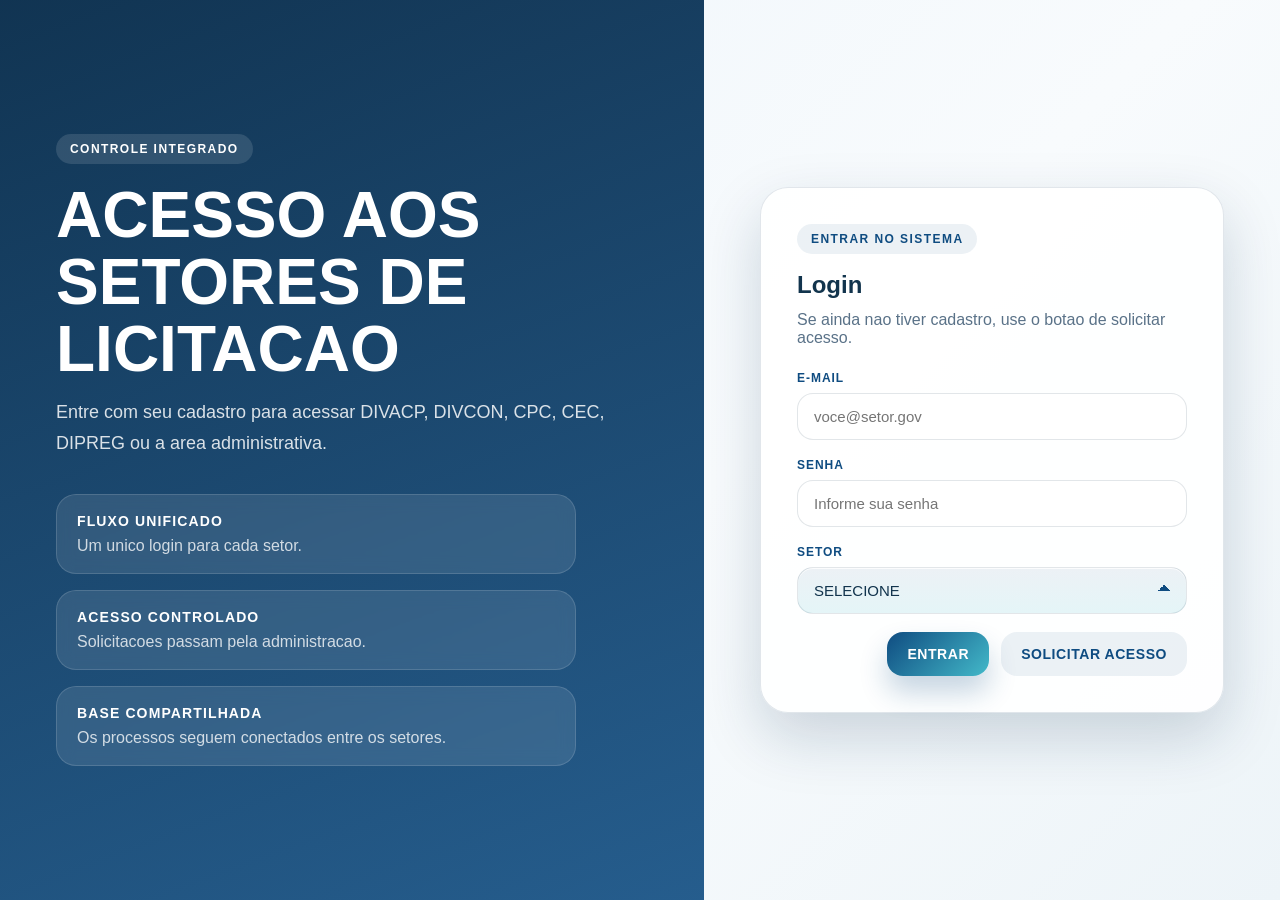
<file: index.html>
<!DOCTYPE html>
<html lang="pt-BR">
<head>
  <meta charset="UTF-8" />
  <meta name="viewport" content="width=device-width, initial-scale=1.0" />
  <title>Controle de Licitacao</title>
  <link rel="stylesheet" href="app.css" />
</head>
<body class="route-boot">
  <div id="app" class="app-shell"></div>

  <template id="tpl-login">
<main class="login-layout">
    <section class="login-hero">
      <div>
        <span class="hero-tag">CONTROLE INTEGRADO</span>
        <h1>ACESSO AOS SETORES DE LICITACAO</h1>
        <p>
          Entre com seu cadastro para acessar DIVACP, DIVCON, CPC, CEC, DIPREG ou a area administrativa.
        </p>

        <div class="hero-cards">
          <article class="hero-card">
            <strong>FLUXO UNIFICADO</strong>
            <span>Um unico login para cada setor.</span>
          </article>
          <article class="hero-card">
            <strong>ACESSO CONTROLADO</strong>
            <span>Solicitacoes passam pela administracao.</span>
          </article>
          <article class="hero-card">
            <strong>BASE COMPARTILHADA</strong>
            <span>Os processos seguem conectados entre os setores.</span>
          </article>
        </div>
      </div>
    </section>

    <section class="login-panel">
      <div class="login-box">
        <span class="login-kicker">ENTRAR NO SISTEMA</span>
        <h2>Login</h2>
        <p class="login-subtitulo">Se ainda nao tiver cadastro, use o botao de solicitar acesso.</p>

        <form id="loginForm" class="login-form">
          <label class="campo">
            <span>E-MAIL</span>
            <input type="email" id="loginEmail" placeholder="voce@setor.gov" required />
          </label>

          <label class="campo">
            <span>SENHA</span>
            <input type="password" id="loginSenha" placeholder="Informe sua senha" required />
          </label>

          <label class="campo">
            <span>SETOR</span>
            <select id="loginSetor" required>
              <option value="">SELECIONE</option>
              <option value="DIVACP">DIVACP</option>
              <option value="DIVCON">DIVCON</option>
              <option value="CPC">CPC</option>
              <option value="CEC">CEC</option>
              <option value="DIPREG">DIPREG</option>
              <option value="ADMIN">ADMIN</option>
            </select>
          </label>

          <div class="login-acoes">
            <button type="submit" class="btn-primario">ENTRAR</button>
            <button type="button" class="btn-secundario" id="btnSolicitarAcesso">SOLICITAR ACESSO</button>
          </div>
        </form>

      </div>
    </section>
  </main>

  <div class="modal-backdrop" id="modalSolicitacao">
    <div class="modal-card">
      <div class="modal-topo">
        <div>
          <span class="modal-kicker">NOVO ACESSO</span>
          <h3>SOLICITAR ACESSO</h3>
        </div>
        <button type="button" class="btn-fechar" id="btnFecharSolicitacao">X</button>
      </div>

      <form id="solicitacaoForm" class="solicitacao-form">
        <div class="grid-duplo">
          <label class="campo">
            <span>NOME COMPLETO</span>
            <input type="text" id="solicitacaoNome" required />
          </label>

          <label class="campo">
            <span>E-MAIL</span>
            <input type="email" id="solicitacaoEmail" required />
          </label>
        </div>

        <label class="campo">
          <span>SETOR SOLICITADO</span>
          <select id="solicitacaoSetor" required>
            <option value="">SELECIONE</option>
            <option value="DIVACP">DIVACP</option>
            <option value="DIVCON">DIVCON</option>
            <option value="CPC">CPC</option>
            <option value="CEC">CEC</option>
            <option value="DIPREG">DIPREG</option>
          </select>
        </label>

        <div class="modal-acoes">
          <button type="button" class="btn-secundario" id="btnCancelarSolicitacao">CANCELAR</button>
          <button type="submit" class="btn-primario">ENVIAR SOLICITACAO</button>
        </div>
      </form>
    </div>
  </div>

  <div id="toastLogin" class="toast"></div>
  </template>

  <template id="tpl-alterar-senha">
<main class="login-layout">
    <section class="login-hero">
      <div>
        <span class="hero-tag">PRIMEIRO ACESSO</span>
        <h1>TROCA OBRIGATORIA DE SENHA</h1>
        <p>
          Sua senha atual e temporaria. Antes de entrar no setor, defina uma senha definitiva para continuar.
        </p>
      </div>
    </section>

    <section class="login-panel">
      <div class="login-box">
        <span class="login-kicker">SEGURANCA DE ACESSO</span>
        <h2>Nova senha</h2>
        <p class="login-subtitulo">Escolha uma senha definitiva para o seu setor autorizado.</p>

        <form id="alterarSenhaForm" class="login-form">
          <label class="campo">
            <span>NOVA SENHA</span>
            <input type="password" id="novaSenha" required />
          </label>

          <label class="campo">
            <span>CONFIRMAR NOVA SENHA</span>
            <input type="password" id="confirmarNovaSenha" required />
          </label>

          <div class="login-acoes">
            <button type="submit" class="btn-primario">SALVAR SENHA DEFINITIVA</button>
          </div>
        </form>
      </div>
    </section>
  </main>

  <div id="toastLogin" class="toast"></div>
  </template>

  <template id="tpl-admin">
<div class="admin-shell">
    <header class="admin-topo">
      <div>
        <span class="admin-tag">PAINEL ADMINISTRATIVO</span>
        <h1>GESTAO DE ACESSOS</h1>
        <p>Aprove solicitacoes, acompanhe usuarios e ajuste os setores de acesso do sistema.</p>
      </div>

      <div class="admin-usuario">
        <div class="admin-usuario-box">
          <small>LOGADO COMO</small>
          <strong data-auth-nome>ADMINISTRADOR</strong>
          <span data-auth-setor>ADMIN</span>
        </div>
        <button type="button" class="btn-sair-admin" id="btnSairAdmin">SAIR</button>
      </div>
    </header>

    <section class="admin-cards">
      <article class="admin-card">
        <span>SOLICITACOES PENDENTES</span>
        <strong id="cardSolicitacoes">0</strong>
      </article>
      <article class="admin-card">
        <span>USUARIOS ATIVOS</span>
        <strong id="cardUsuariosAtivos">0</strong>
      </article>
      <article class="admin-card">
        <span>USUARIOS INATIVOS</span>
        <strong id="cardUsuariosInativos">0</strong>
      </article>
      <article class="admin-card">
        <span>SETORES COM ACESSO</span>
        <strong id="cardSetores">0</strong>
      </article>
    </section>

    <main class="admin-grid">
      <section class="admin-painel">
        <div class="painel-topo">
          <div>
            <span class="painel-tag">FILA DE ANALISE</span>
            <h2>SOLICITACOES DE ACESSO</h2>
          </div>
        </div>

        <div id="listaSolicitacoes" class="lista-admin"></div>
      </section>

      <section class="admin-painel">
        <div class="painel-topo">
          <div>
            <span class="painel-tag">USUARIOS CADASTRADOS</span>
            <h2>ACESSOS ATIVOS E INATIVOS</h2>
          </div>
        </div>

        <div class="tabela-wrap">
          <table class="tabela-admin">
            <thead>
              <tr>
                <th>NOME</th>
                <th>E-MAIL</th>
                <th>SENHA</th>
                <th>SETOR</th>
                <th>PERFIL</th>
                <th>STATUS</th>
                <th>ACOES</th>
              </tr>
            </thead>
            <tbody id="tabelaUsuarios"></tbody>
          </table>
        </div>
      </section>
    </main>
  </div>

  <div id="toastAdmin" class="toast"></div>
  </template>

  <template id="tpl-divacp">
<div class="container">
    <div class="topo">
      <div class="topo-perfil">
        <button
          type="button"
          class="btn-perfil"
          id="btnPerfil"
          aria-haspopup="menu"
          aria-expanded="false"
          aria-controls="menuPerfil"
        >
          <span class="icone-perfil" aria-hidden="true">
            <span class="icone-perfil-cabeca"></span>
            <span class="icone-perfil-corpo"></span>
          </span>
          <span class="btn-perfil-texto">
            <strong>PERFIL</strong>
            <small>DIVACP</small>
          </span>
          <span class="btn-perfil-seta" aria-hidden="true"></span>
        </button>

        <div class="menu-perfil" id="menuPerfil" role="menu" aria-labelledby="btnPerfil">
          <div class="menu-perfil-cabecalho">
            <span class="menu-perfil-legenda">ACESSO ATUAL</span>
            <strong>SETOR DIVACP</strong>
            <small>CONTROLE DE LICITAÇÃO</small>
          </div>

          <button type="button" class="menu-perfil-item" role="menuitem" data-acao-perfil="perfil">
            VER PERFIL
          </button>
          <button type="button" class="menu-perfil-item" role="menuitem" data-acao-perfil="preferencias">
            PREFERÊNCIAS
          </button>
          <button type="button" class="menu-perfil-item menu-perfil-item-destaque" role="menuitem" data-acao-perfil="sair">
            SAIR
          </button>
        </div>
      </div>

      <h1>SISTEMA DE CONTROLE DE LICITAÇÃO - DIVACP</h1>
      <p>
        MODELO INICIAL DO SETOR DIVACP PARA ACOMPANHAMENTO DE PROCESSOS DE LICITAÇÃO.
      </p>

      <div id="cardsAndamento" class="cards cards-dinamicos ativo">
        <div class="card">
          <h3>PROCESSOS ATIVOS</h3>
          <span id="ativos">0</span>
        </div>
        <div class="card">
          <h3>ENCAMINHADOS</h3>
          <span id="encaminhados">0</span>
        </div>
        <div class="card">
          <h3>PENDÊNCIAS</h3>
          <span id="pendencias">0</span>
        </div>
        <div class="card">
          <h3>TOTAL CADASTRADO</h3>
          <span id="total">0</span>
        </div>
      </div>

      <div id="cardsAgenda" class="cards cards-dinamicos">
        <div class="card card-agenda card-agenda-hoje">
          <h3>LICITAÇÕES DE HOJE</h3>
          <span id="agendaHoje">0</span>
        </div>
        <div class="card card-agenda card-agenda-amanha">
          <h3>LICITAÇÕES DE AMANHÃ</h3>
          <span id="agendaAmanha">0</span>
        </div>
        <div class="card card-agenda card-agenda-depois">
          <h3>LICITAÇÕES DE DEPOIS DE AMANHÃ</h3>
          <span id="agendaDepoisAmanha">0</span>
        </div>
      </div>

      <div id="cardsNrLicitatorios" class="cards cards-dinamicos">
        <div class="card card-licitatorio">
          <h3>COM NR DEFINIDO</h3>
          <span id="licitatorioDefinido">0</span>
        </div>
        <div class="card card-licitatorio">
          <h3>PROVISÓRIOS (XXX)</h3>
          <span id="licitatorioProvisorio">0</span>
        </div>
        <div class="card card-licitatorio">
          <h3>TOTAL</h3>
          <span id="licitatorioTotal">0</span>
        </div>
      </div>

      <div id="cardsResumo" class="cards cards-dinamicos">
        <div class="card card-resumo">
          <h3>ANDAMENTO</h3>
          <span id="resumoAndamento">0</span>
        </div>
        <div class="card card-resumo">
          <h3>AGUARDANDO ABERTURA</h3>
          <span id="resumoAguardandoAbertura">0</span>
        </div>
        <div class="card card-resumo">
          <h3>RECURSO</h3>
          <span id="resumoRecurso">0</span>
        </div>
        <div class="card card-resumo">
          <h3>SUSPENSÃO</h3>
          <span id="resumoSuspensao">0</span>
        </div>
        <div class="card card-resumo">
          <h3>SUSPENSO</h3>
          <span id="resumoSuspenso">0</span>
        </div>
        <div class="card card-resumo">
          <h3>IMPUGNAÇÃO / ESCLARECIMENTO</h3>
          <span id="resumoImpugnacao">0</span>
        </div>
        <div class="card card-resumo">
          <h3>SUSPENSO PARA PARECER</h3>
          <span id="resumoParecer">0</span>
        </div>
        <div class="card card-resumo">
          <h3>FINALIZADOS</h3>
          <span id="resumoFinalizados">0</span>
        </div>
      </div>
    </div>

    <div class="abas-externas">
      <button type="button" class="aba-btn aba-andamento ativa" id="abaAndamento" onclick="mostrarAba('andamento')">
        ANDAMENTO
      </button>
      <button type="button" class="aba-btn aba-agenda" id="abaAgenda" onclick="mostrarAba('agenda')">
        AGENDA
      </button>
      <button type="button" class="aba-btn aba-licitatorio" id="abaNrLicitatorios" onclick="mostrarAba('nrLicitatorios')">
        NR LICITATÓRIOS
      </button>
      <button type="button" class="aba-btn aba-resumo" id="abaResumo" onclick="mostrarAba('resumo')">
        RESUMO
      </button>
    </div>

    <div class="painel painel-unico">
      <div id="topoAndamento" class="painel-topo topo-acao ativo-topo">
        <div>
          <h2>PAINEL DE PROCESSOS - DIVACP</h2>
          <p class="texto-selecao" id="textoSelecao">NENHUM PROCESSO SELECIONADO</p>
        </div>

        <div class="barra-acoes-superior">
          <button type="button" class="btn-topo btn-principal" onclick="abrirModalCadastro()">
            NOVO PROCESSO
          </button>
          <button type="button" class="btn-topo" id="btnVer" onclick="acaoVerSelecionado()" disabled>
            VER
          </button>
          <button type="button" class="btn-topo" id="btnEditar" onclick="acaoEditarSelecionado()" disabled>
            EDITAR
          </button>
          <button type="button" class="btn-topo btn-enviar-superior" id="btnEnviar" onclick="acaoEnviarSelecionados()" disabled>
            ENVIAR
          </button>
          <button type="button" class="btn-topo btn-excluir-superior" id="btnExcluir" onclick="acaoExcluirSelecionados()" disabled>
            EXCLUIR
          </button>
          <button type="button" class="btn-topo btn-pdf" onclick="exportarPdf('andamento')">
            EXPORTAR PDF
          </button>
        </div>
      </div>

      <div id="topoAgenda" class="painel-topo topo-acao">
        <div>
          <h2>AGENDA DE PROCESSOS - DIVACP</h2>
          <p class="texto-selecao">VISUALIZAÇÃO EM FORMATO DE PLANILHA COM BASE NA DATA DE ABERTURA</p>
        </div>

        <div class="barra-acoes-superior">
          <button type="button" class="btn-topo btn-pdf" onclick="exportarPdf('agenda')">
            EXPORTAR PDF
          </button>
        </div>
      </div>

      <div id="topoNrLicitatorios" class="topo-licitatorio">
        <div class="licitatorio-faixa-botoes">
          <button type="button" class="btn-licitatorio ativo" onclick="selecionarTipoLicitatorio('PREGÃO', this)">
            PREGÃO
          </button>
          <button type="button" class="btn-licitatorio" onclick="selecionarTipoLicitatorio('CONCORRÊNCIA', this)">
            CONCORRÊNCIA
          </button>
          <button type="button" class="btn-licitatorio" onclick="selecionarTipoLicitatorio('CHAMAMENTO PÚBLICO', this)">
            CHAMAMENTO PÚBLICO
          </button>
          <button type="button" class="btn-licitatorio" onclick="selecionarTipoLicitatorio('SELEÇÃO DE FORNECEDORES', this)">
            SELEÇÃO DE FORNECEDORES
          </button>
        </div>

        <div class="gerador-box">
          <div class="gerador-campos">
            <div class="campo-formulario">
              <label for="buscaNrSei">NR. SEI</label>
              <input type="text" id="buscaNrSei" placeholder="INFORME O NR. SEI" />
            </div>

            <div class="campo-formulario campo-botoes-gerador">
              <label>&nbsp;</label>
              <div class="linha-botoes-gerador">
                <button type="button" class="btn-busca" onclick="buscarProcessoPorSei()">
                  BUSCAR
                </button>
                <button type="button" class="btn-gerar" onclick="gerarNumeroLicitatorio()">
                  GERAR NR
                </button>
                <button type="button" class="btn-topo btn-pdf" onclick="exportarPdf('licitatorios')">
                  EXPORTAR PDF
                </button>
              </div>
            </div>
          </div>

          <div id="resultadoGerador" class="resultado-gerador">
            <div class="resultado-vazio">
              INFORME O NR. SEI PARA LOCALIZAR O PROCESSO.
            </div>
          </div>
        </div>
      </div>

      <div id="topoResumo" class="topo-resumo">
        <div class="resumo-faixa-botoes">
          <button type="button" class="btn-resumo-situacao ativo" onclick="filtrarResumo('TODOS', this)">
            TODOS
          </button>
          <button type="button" class="btn-resumo-situacao" onclick="filtrarResumo('ANDAMENTO', this)">
            ANDAMENTO
          </button>
          <button type="button" class="btn-resumo-situacao" onclick="filtrarResumo('AGUARDANDO ABERTURA', this)">
            AGUARDANDO ABERTURA
          </button>
          <button type="button" class="btn-resumo-situacao" onclick="filtrarResumo('RECURSO', this)">
            RECURSO
          </button>
          <button type="button" class="btn-resumo-situacao" onclick="filtrarResumo('SUSPENSÃO', this)">
            SUSPENSÃO
          </button>
          <button type="button" class="btn-resumo-situacao" onclick="filtrarResumo('SUSPENSO', this)">
            SUSPENSO
          </button>
          <button type="button" class="btn-resumo-situacao" onclick="filtrarResumo('IMPUGNAÇÃO / ESCLARECIMENTO', this)">
            IMPUGNAÇÃO / ESCLARECIMENTO
          </button>
          <button type="button" class="btn-resumo-situacao" onclick="filtrarResumo('SUSPENSO PARA PARECER', this)">
            SUSPENSO PARA PARECER
          </button>
          <button type="button" class="btn-resumo-situacao" onclick="filtrarResumo('FINALIZADOS', this)">
            FINALIZADOS
          </button>
        </div>

        <div class="barra-acoes-superior barra-resumo-pdf">
          <button type="button" class="btn-topo btn-pdf" onclick="exportarPdf('resumo')">
            EXPORTAR PDF
          </button>
        </div>
      </div>

      <div id="conteudoAndamento" class="conteudo-aba ativo">
        <div class="acoes">
          <input
            type="text"
            id="pesquisa"
            placeholder="PESQUISAR SEI, COMPRAS, DATA, ÓRGÃO, MODALIDADE, PREGÃO..."
          />
        </div>

        <div class="tabela">
          <table>
            <thead>
              <tr>
                <th class="coluna-check">
                  <input type="checkbox" id="selecionarTodos" />
                </th>
                <th>NR. SEI</th>
                <th>NR. COMPRAS</th>
                <th>DATA ENTRADA SELIC</th>
                <th>ÓRGÃO</th>
                <th>MODALIDADE</th>
                <th>NR. PREGÃO</th>
                <th>VALOR ESTIMADO</th>
                <th>ANO DA LICITAÇÃO</th>
                <th>ENCAMINHADO PARA</th>
              </tr>
            </thead>
            <tbody id="tabela-processos"></tbody>
          </table>
        </div>
      </div>

      <div id="conteudoAgenda" class="conteudo-aba">
        <div class="tabela">
          <table>
            <thead>
              <tr>
                <th>DATA DE ABERTURA</th>
                <th>HORA</th>
                <th>NR. SEI</th>
                <th>NR. COMPRAS</th>
                <th>ÓRGÃO</th>
                <th>MODALIDADE</th>
                <th>NR. PREGÃO</th>
                <th>RESPONSÁVEL</th>
                <th>STATUS</th>
                <th>AÇÃO</th>
              </tr>
            </thead>
            <tbody id="tabela-agenda"></tbody>
          </table>
        </div>
      </div>

      <div id="conteudoNrLicitatorios" class="conteudo-aba">
        <div class="licitatorio-legenda">
          <h3>NR LICITATÓRIOS CADASTRADOS</h3>
          <p>ACOMPANHAMENTO DOS NRS PROVISÓRIOS E DEFINIDOS.</p>
        </div>

        <div class="tabela">
          <table>
            <thead>
              <tr>
                <th>NR. PREGÃO</th>
                <th>ANO</th>
                <th>MODALIDADE</th>
                <th>NR. SEI</th>
                <th>NR. COMPRAS</th>
                <th>ÓRGÃO</th>
                <th>VALOR ESTIMADO</th>
              </tr>
            </thead>
            <tbody id="tabela-licitatorio"></tbody>
          </table>
        </div>
      </div>

      <div id="conteudoResumo" class="conteudo-aba">
        <div class="resumo-legenda">
          <h3 id="tituloResumoTabela">PROCESSOS - TODOS</h3>
          <p id="subtituloResumoTabela">VISUALIZAÇÃO DOS PROCESSOS POR SITUAÇÃO</p>
        </div>

        <div class="tabela">
          <table>
            <thead>
              <tr>
                <th>NR. SEI</th>
                <th>NR. COMPRAS</th>
                <th>DATA ENTRADA SELIC</th>
                <th>ÓRGÃO</th>
                <th>MODALIDADE</th>
                <th>NR. PREGÃO</th>
                <th>SITUAÇÃO</th>
                <th>VALOR ESTIMADO</th>
                <th>AÇÃO</th>
              </tr>
            </thead>
            <tbody id="tabela-resumo"></tbody>
          </table>
        </div>
      </div>
    </div>
  </div>

  <div class="modal" id="modal-processo">
    <div class="modal-conteudo modal-grande">
      <div class="modal-topo">
        <h2 id="titulo-modal-form">NOVO PROCESSO</h2>
        <button class="fechar-modal" type="button" onclick="fecharModalCadastro()">×</button>
      </div>

      <form id="form-processo">
        <input type="hidden" id="indiceEdicao" />

        <div class="form-grid">
          <div class="campo-formulario">
            <label for="numeroCi">NR. SEI</label>
            <input type="text" id="numeroCi" required />
          </div>

          <div class="campo-formulario">
            <label for="numeroCompras">NR. COMPRAS</label>
            <input type="text" id="numeroCompras" />
          </div>

          <div class="campo-formulario">
            <label for="dataEntrada">DATA ENTRADA SELIC</label>
            <input type="date" id="dataEntrada" required />
          </div>

          <div class="campo-formulario">
            <label for="orgao">ÓRGÃO</label>
            <input type="text" id="orgao" required />
          </div>

          <div class="campo-formulario">
            <label for="modalidade">MODALIDADE</label>
            <div class="select-estilizado">
              <select id="modalidade" required>
                <option value="">SELECIONE A MODALIDADE</option>
                <option value="PREGÃO ELETRÔNICO">PREGÃO ELETRÔNICO</option>
                <option value="PREGÃO PRESENCIAL">PREGÃO PRESENCIAL</option>
                <option value="CONCORRÊNCIA">CONCORRÊNCIA</option>
                <option value="CHAMAMENTO PÚBLICO">CHAMAMENTO PÚBLICO</option>
                <option value="SELEÇÃO DE FORNECEDORES">SELEÇÃO DE FORNECEDORES</option>
                <option value="DISPENSA">DISPENSA</option>
                <option value="INEXIGIBILIDADE">INEXIGIBILIDADE</option>
                <option value="CREDENCIAMENTO">CREDENCIAMENTO</option>
              </select>
              <span class="select-estilizado-icone" aria-hidden="true"></span>
            </div>
          </div>

          <div class="campo-formulario">
            <label for="numeroPregao">NR. PREGÃO</label>
            <input
              type="text"
              id="numeroPregao"
              placeholder="XXX/2026"
              value="XXX/2026"
              required
              onblur="normalizarPregaoCampo(this)"
            />
          </div>

          <div class="campo-formulario campo-total">
            <label for="objeto">OBJETO</label>
            <textarea id="objeto" rows="4" required></textarea>
          </div>

          <div class="campo-formulario">
            <label for="fonte">FONTE</label>
            <input type="text" id="fonte" required />
          </div>

          <div class="campo-formulario">
            <label for="valorEstimado">VALOR ESTIMADO</label>
            <input
              type="text"
              id="valorEstimado"
              placeholder="R$ 0,00"
              required
              oninput="formatarMoeda(this)"
            />
          </div>

          <div class="campo-formulario">
            <label for="anoLicitacao">ANO DA LICITAÇÃO</label>
            <input type="text" id="anoLicitacao" readonly />
          </div>

          <div class="campo-formulario campo-valor-extenso">
            <label for="valorEstimadoExtenso">VALOR ESTIMADO POR EXTENSO</label>
            <input
              type="text"
              id="valorEstimadoExtenso"
              readonly
              placeholder="O VALOR POR EXTENSO SERÁ EXIBIDO AQUI."
            />
          </div>
        </div>

        <div class="acoes-modal">
          <button type="button" class="btn-cancelar" onclick="fecharModalCadastro()">
            CANCELAR
          </button>
          <button type="submit" class="btn-salvar" id="btn-salvar-form">
            SALVAR PROCESSO
          </button>
        </div>
      </form>
    </div>
  </div>

  <div class="modal" id="modal-complementar">
    <div class="modal-conteudo modal-grande">
      <div class="modal-topo">
        <h2>INFORMAÇÕES COMPLEMENTARES</h2>
        <button class="fechar-modal" type="button" onclick="fecharModalComplementar()">×</button>
      </div>

      <form id="form-complementar">
        <input type="hidden" id="indiceComplementar" />

        <div class="form-grid form-grid-3">
          <div class="campo-formulario">
            <label for="dataEntradaOutrosSetores">DATA ENTRADA DIVCON/CPC/CEC</label>
            <input type="date" id="dataEntradaOutrosSetores" />
          </div>

          <div class="campo-formulario">
            <label for="responsavelMinuta">RESPONSÁVEL PELA MINUTA</label>
            <input type="text" id="responsavelMinuta" />
          </div>

          <div class="campo-formulario">
            <label for="statusDivcon">STATUS DIVCON</label>
            <input type="text" id="statusDivcon" />
          </div>

          <div class="campo-formulario">
            <label for="itensLote">ITENS/LOTE</label>
            <input type="text" id="itensLote" />
          </div>

          <div class="campo-formulario">
            <label for="responsavelPregoeiro">RESPONSÁVEL</label>
            <input type="text" id="responsavelPregoeiro" />
          </div>

          <div class="campo-formulario">
            <label for="setorResponsavel">SETOR DO RESPONSÁVEL</label>
            <input type="text" id="setorResponsavel" />
          </div>

          <div class="campo-formulario">
            <label for="dataInicial">DATA INICIAL</label>
            <input type="date" id="dataInicial" />
          </div>

          <div class="campo-formulario">
            <label for="dataFinal">DATA FINAL</label>
            <input type="date" id="dataFinal" />
          </div>

          <div class="campo-formulario">
            <label for="dataAbertura">DATA DE ABERTURA</label>
            <input type="date" id="dataAbertura" />
          </div>

          <div class="campo-formulario">
            <label for="horaAbertura">HORA</label>
            <input type="time" id="horaAbertura" />
          </div>

          <div class="campo-formulario">
            <label for="valorDesertoFracassado">VALOR DESERTO/FRACASSADO</label>
            <input type="text" id="valorDesertoFracassado" placeholder="R$ 0,00" oninput="formatarMoeda(this)" />
          </div>

          <div class="campo-formulario">
            <label for="valorEstimadoAtualizado">VALOR ESTIMADO ATUALIZADO</label>
            <input type="text" id="valorEstimadoAtualizado" placeholder="R$ 0,00" oninput="formatarMoeda(this)" />
          </div>

          <div class="campo-formulario">
            <label for="andamentoDetalhado">ANDAMENTO</label>
            <input type="text" id="andamentoDetalhado" />
          </div>

          <div class="campo-formulario">
            <label for="seiPlanilhaComparativa">SEI PLANILHA COMPARATIVA</label>
            <input type="text" id="seiPlanilhaComparativa" />
          </div>

          <div class="campo-formulario">
            <label for="valorAdjudicado">VALOR ADJUDICADO</label>
            <input type="text" id="valorAdjudicado" placeholder="R$ 0,00" oninput="formatarMoeda(this)" />
          </div>

          <div class="campo-formulario">
            <label for="statusFinalCampo">STATUS</label>
            <input type="text" id="statusFinalCampo" />
          </div>
        </div>

        <div class="acoes-modal">
          <button type="button" class="btn-cancelar" onclick="fecharModalComplementar()">
            CANCELAR
          </button>
          <button type="submit" class="btn-salvar">
            SALVAR INFORMAÇÕES
          </button>
        </div>
      </form>
    </div>
  </div>

  <div class="modal" id="modal-visualizar">
    <div class="modal-conteudo modal-gigante">
      <div class="modal-topo">
        <h2>DETALHES DO PROCESSO</h2>
        <button class="fechar-modal" type="button" onclick="fecharModalVisualizacao()">×</button>
      </div>

      <div class="detalhes-grid detalhes-grid-3">
        <div class="detalhe-item"><span class="detalhe-label">NR. SEI</span><strong id="verNumeroCi"></strong></div>
        <div class="detalhe-item"><span class="detalhe-label">NR. COMPRAS</span><strong id="verNumeroCompras"></strong></div>
        <div class="detalhe-item"><span class="detalhe-label">DATA ENTRADA SELIC</span><strong id="verDataEntrada"></strong></div>
        <div class="detalhe-item"><span class="detalhe-label">ÓRGÃO</span><strong id="verOrgao"></strong></div>
        <div class="detalhe-item"><span class="detalhe-label">MODALIDADE</span><strong id="verModalidade"></strong></div>
        <div class="detalhe-item"><span class="detalhe-label">NR. PREGÃO</span><strong id="verNumeroPregao"></strong></div>
        <div class="detalhe-item"><span class="detalhe-label">ANO DA LICITAÇÃO</span><strong id="verAnoLicitacao"></strong></div>
        <div class="detalhe-item"><span class="detalhe-label">FONTE</span><strong id="verFonte"></strong></div>
        <div class="detalhe-item"><span class="detalhe-label">VALOR ESTIMADO</span><strong id="verValorEstimado"></strong></div>
        <div class="detalhe-item"><span class="detalhe-label">ENCAMINHADO PARA</span><strong id="verEncaminhadoPara"></strong></div>
        <div class="detalhe-item"><span class="detalhe-label">SITUAÇÃO</span><strong id="verStatusResumo"></strong></div>

        <div class="detalhe-item"><span class="detalhe-label">DATA ENTRADA DIVCON/CPC/CEC</span><strong id="verDataEntradaOutrosSetores"></strong></div>
        <div class="detalhe-item"><span class="detalhe-label">RESPONSÁVEL PELA MINUTA</span><strong id="verResponsavelMinuta"></strong></div>
        <div class="detalhe-item"><span class="detalhe-label">STATUS DIVCON</span><strong id="verStatusDivcon"></strong></div>
        <div class="detalhe-item"><span class="detalhe-label">ITENS/LOTE</span><strong id="verItensLote"></strong></div>
        <div class="detalhe-item"><span class="detalhe-label">RESPONSÁVEL</span><strong id="verResponsavelPregoeiro"></strong></div>
        <div class="detalhe-item"><span class="detalhe-label">SETOR DO RESPONSÁVEL</span><strong id="verSetorResponsavel"></strong></div>
        <div class="detalhe-item"><span class="detalhe-label">DATA INICIAL</span><strong id="verDataInicial"></strong></div>
        <div class="detalhe-item"><span class="detalhe-label">DATA FINAL</span><strong id="verDataFinal"></strong></div>
        <div class="detalhe-item"><span class="detalhe-label">DATA DE ABERTURA</span><strong id="verDataAbertura"></strong></div>
        <div class="detalhe-item"><span class="detalhe-label">HORA</span><strong id="verHoraAbertura"></strong></div>
        <div class="detalhe-item"><span class="detalhe-label">VALOR DESERTO/FRACASSADO</span><strong id="verValorDesertoFracassado"></strong></div>
        <div class="detalhe-item"><span class="detalhe-label">VALOR ESTIMADO ATUALIZADO</span><strong id="verValorEstimadoAtualizado"></strong></div>
        <div class="detalhe-item"><span class="detalhe-label">ANDAMENTO</span><strong id="verAndamentoDetalhado"></strong></div>
        <div class="detalhe-item"><span class="detalhe-label">SEI PLANILHA COMPARATIVA</span><strong id="verSeiPlanilhaComparativa"></strong></div>
        <div class="detalhe-item"><span class="detalhe-label">VALOR ADJUDICADO</span><strong id="verValorAdjudicado"></strong></div>
        <div class="detalhe-item"><span class="detalhe-label">STATUS</span><strong id="verStatusFinalCampo"></strong></div>

        <div class="detalhe-item detalhe-item-total">
          <span class="detalhe-label">OBJETO</span>
          <strong id="verObjeto" class="texto-justificado"></strong>
        </div>

        <div class="detalhe-item detalhe-item-total">
          <span class="detalhe-label">HISTÓRICO</span>
          <div id="verHistorico" class="historico-lista"></div>
        </div>
      </div>

      <div class="acoes-modal">
        <button type="button" class="btn-cancelar" onclick="fecharModalVisualizacao()">FECHAR</button>
      </div>
    </div>
  </div>

  <div class="modal" id="modal-enviar">
    <div class="modal-conteudo modal-menor">
      <div class="modal-topo">
        <h2>ENVIAR PROCESSO(S)</h2>
        <button class="fechar-modal" type="button" onclick="fecharModalEnvio()">×</button>
      </div>

      <form id="form-enviar">
        <div class="bloco-selecionados">
          <p class="detalhe-label">PROCESSOS SELECIONADOS</p>
          <div id="listaEnvioSelecionados" class="lista-envio"></div>
        </div>

        <div class="campo-formulario campo-envio">
          <label for="setorDestino">SELECIONAR SETOR DE DESTINO</label>
          <select id="setorDestino" required>
            <option value="">SELECIONE</option>
            <option value="DIVCON">DIVCON</option>
            <option value="CEC">CEC</option>
            <option value="CPC">CPC</option>
          </select>
        </div>

        <div class="aviso-reenvio oculto" id="avisoReenvioSetor">
          <strong>CONFIRMAÇÃO NECESSÁRIA</strong>
          <p id="textoAvisoReenvio">
            ESTE PROCESSO JÁ FOI ENCAMINHADO PARA OUTRO SETOR. CONFIRME PARA ALTERAR O DESTINO.
          </p>
        </div>

        <div class="acoes-modal">
          <button type="button" class="btn-cancelar" onclick="fecharModalEnvio()">CANCELAR</button>
          <button type="submit" class="btn-enviar" id="btnConfirmarEnvioSetor">ENVIAR PROCESSO(S)</button>
        </div>
      </form>
    </div>
  </div>

  <div class="modal" id="modal-status">
    <div class="modal-conteudo modal-menor">
      <div class="modal-topo">
        <h2>ALTERAR SITUAÇÃO</h2>
        <button class="fechar-modal" type="button" onclick="fecharModalStatus()">×</button>
      </div>

      <form id="form-status">
        <input type="hidden" id="indiceStatus" />

        <div class="campo-formulario">
          <label for="novoStatusResumo">NOVA SITUAÇÃO</label>
          <select id="novoStatusResumo" required>
            <option value="ANDAMENTO">ANDAMENTO</option>
            <option value="AGUARDANDO ABERTURA">AGUARDANDO ABERTURA</option>
            <option value="RECURSO">RECURSO</option>
            <option value="SUSPENSÃO">SUSPENSÃO</option>
            <option value="SUSPENSO">SUSPENSO</option>
            <option value="IMPUGNAÇÃO / ESCLARECIMENTO">IMPUGNAÇÃO / ESCLARECIMENTO</option>
            <option value="SUSPENSO PARA PARECER">SUSPENSO PARA PARECER</option>
            <option value="FINALIZADOS">FINALIZADOS</option>
          </select>
        </div>

        <div class="acoes-modal">
          <button type="button" class="btn-cancelar" onclick="fecharModalStatus()">CANCELAR</button>
          <button type="submit" class="btn-salvar">SALVAR SITUAÇÃO</button>
        </div>
      </form>
    </div>
  </div>

  <div id="toast" class="toast"></div>
  </template>

  <template id="tpl-divcon">
<div class="container">
    <section class="hero">
      <div>
        <span class="hero-tag">SETOR VINCULADO AO DIVACP</span>
        <h1>PAINEL DE RECEBIMENTO - DIVCON</h1>
        <p>
          PROCESSOS ENVIADOS PELO DIVACP COM EDIÇÃO COMPARTILHADA E ATUALIZAÇÃO AUTOMÁTICA ENTRE OS SETORES.
        </p>
      </div>

      <div class="hero-controles">
        <div class="notificacao-box">
          <button
            type="button"
            class="btn-notificacao"
            id="btnNotificacaoDivcon"
            aria-haspopup="menu"
            aria-expanded="false"
            aria-controls="menuNotificacaoDivcon"
          >
            <span class="icone-sino" aria-hidden="true"></span>
            <span class="badge-notificacao" id="badgeNotificacaoDivcon">0</span>
          </button>

          <div class="menu-notificacao" id="menuNotificacaoDivcon" role="menu" aria-labelledby="btnNotificacaoDivcon">
            <div class="menu-notificacao-topo">
              <strong>NOTIFICAÇÕES</strong>
              <button type="button" class="btn-limpar-notificacao" id="btnLerNotificacoes">
                MARCAR COMO LIDAS
              </button>
            </div>
            <div id="listaNotificacoesDivcon" class="lista-notificacoes"></div>
          </div>
        </div>

        <div class="perfil-box-divcon">
          <button
            type="button"
            class="btn-perfil"
            id="btnPerfilDivcon"
            aria-haspopup="menu"
            aria-expanded="false"
            aria-controls="menuPerfilDivcon"
          >
            <span class="icone-perfil" aria-hidden="true">
              <span class="icone-perfil-cabeca"></span>
              <span class="icone-perfil-corpo"></span>
            </span>
            <span class="btn-perfil-texto">
              <strong>PERFIL</strong>
              <small>DIVCON</small>
            </span>
            <span class="btn-perfil-seta" aria-hidden="true"></span>
          </button>

          <div class="menu-perfil" id="menuPerfilDivcon" role="menu" aria-labelledby="btnPerfilDivcon">
            <div class="menu-perfil-cabecalho">
              <span class="menu-perfil-legenda">ACESSO ATUAL</span>
              <strong>SETOR DIVCON</strong>
              <small>FLUXO DE MINUTA E PUBLICAÇÃO</small>
            </div>
            <button type="button" class="menu-perfil-item menu-perfil-item-destaque" role="menuitem" onclick="executarAcaoPerfilDivcon('sair')">
              SAIR
            </button>
          </div>
        </div>
      </div>
    </section>

    <section class="cards">
      <article class="card">
        <span>RECEBIDOS</span>
        <strong id="cardRecebidos">0</strong>
      </article>
      <article class="card">
        <span>EM TRATAMENTO</span>
        <strong id="cardTratamento">0</strong>
      </article>
      <article class="card">
        <span>ATUALIZADOS</span>
        <strong id="cardAtualizados">0</strong>
      </article>
      <article class="card card-orgao">
        <span>ÓRGÃO</span>
        <strong id="cardOrgao">0</strong>
      </article>
      <article class="card card-juridico">
        <span>JURÍDICO</span>
        <strong id="cardJuridico">0</strong>
      </article>
      <article class="card card-publicado">
        <span>PUBLICADOS</span>
        <strong id="cardPublicado">0</strong>
      </article>
    </section>

    <section class="painel">
      <div class="painel-topo">
        <div>
          <div class="filtros-divcon">
            <button type="button" class="btn-filtro-recebidos filtro-nav ativo" id="btnRecebidosDivcon" onclick="selecionarPainelDivcon('recebidos', this)">
              RECEBIDOS
            </button>
            <button type="button" class="btn-filtro-recebidos filtro-nav" id="btnAndamentoDivcon" onclick="selecionarPainelDivcon('andamento', this)">
              ANDAMENTO
            </button>
            <button type="button" class="btn-filtro-status btn-status-orgao filtro-nav" id="btnStatusOrgaoDivcon" onclick="filtrarStatusAndamento('ORGÃO', this)">
              ORGÃO
            </button>
            <button type="button" class="btn-filtro-status btn-status-juridico filtro-nav" id="btnStatusJuridicoDivcon" onclick="filtrarStatusAndamento('JURIDICO', this)">
              JURIDICO
            </button>
            <button type="button" class="btn-filtro-status btn-status-publicado filtro-nav" id="btnStatusPublicadoDivcon" onclick="filtrarStatusAndamento('PUBLICADO', this)">
              PUBLICADO
            </button>
            <button type="button" class="btn-filtro-status btn-status-todos filtro-nav" id="btnStatusTodosDivcon" onclick="filtrarStatusAndamento('TODOS', this)">
              TODOS
            </button>
          </div>
          <h2>PROCESSOS RECEBIDOS PELA DIVCON</h2>
          <p id="textoStatusPainel">SELECIONE UM PROCESSO PARA CONSULTAR OU ATUALIZAR.</p>
        </div>

        <div class="barra-acoes">
          <button type="button" class="btn-topo" id="btnVisualizarDivcon" onclick="visualizarSelecionado()" disabled>
            VISUALIZAR
          </button>
          <button type="button" class="btn-topo btn-principal" id="btnEditarDivcon" onclick="editarSelecionado()" disabled>
            EDITAR
          </button>
          <button type="button" class="btn-topo btn-enviar-divcon" id="btnEnviarDivcon" onclick="acaoEnviarSelecionadosDivcon()" disabled>
            ENVIAR
          </button>
          <button type="button" class="btn-topo btn-cadastros-divcon" onclick="abrirModalCadastrosDivcon()">
            CADASTROS
          </button>
        </div>
      </div>

      <div class="acoes">
        <input type="text" id="pesquisaDivcon" placeholder="PESQUISAR SEI, ÓRGÃO, MODALIDADE, STATUS..." />
      </div>

      <div class="tabela">
        <table>
          <thead>
            <tr>
              <th class="coluna-check">
                <input type="checkbox" id="selecionarTodosDivcon" />
              </th>
              <th class="coluna-sei">NR. SEI</th>
              <th>NR. COMPRAS</th>
              <th>ÓRGÃO</th>
              <th>MODALIDADE</th>
              <th>NR. PREGÃO</th>
              <th>RESPONSÁVEL MINUTA</th>
              <th>STATUS DIVCON</th>
              <th>DATA RECEBIMENTO</th>
              <th>AÇÃO</th>
            </tr>
          </thead>
          <tbody id="tabelaDivcon"></tbody>
        </table>
      </div>
    </section>
  </div>

  <div class="modal" id="modal-divcon">
    <div class="modal-conteudo modal-edicao-divcon-conteudo">
      <div class="modal-topo">
        <h2 id="tituloModalDivcon">ATUALIZAR PROCESSO NA DIVCON</h2>
        <button type="button" class="fechar-modal" onclick="fecharModalDivcon()">×</button>
      </div>

      <form id="formDivcon">
        <input type="hidden" id="indiceDivcon" />

        <div class="grid-resumo grid-resumo-edicao-divcon">
          <div class="resumo-item"><span>NR. SEI</span><strong id="resumoNumeroCi"></strong></div>
          <div class="resumo-item"><span>ÓRGÃO</span><strong id="resumoOrgao"></strong></div>
          <div class="resumo-item"><span>MODALIDADE</span><strong id="resumoModalidade"></strong></div>
          <div class="resumo-item"><span>NR. PREGÃO</span><strong id="resumoPregao"></strong></div>
          <div class="resumo-item"><span>VALOR ESTIMADO</span><strong id="resumoValor"></strong></div>
          <div class="resumo-item resumo-item-total"><span>OBJETO</span><strong id="resumoObjeto"></strong></div>
        </div>

        <div class="form-grid form-grid-edicao-divcon">
          <div class="campo-formulario">
            <label for="dataEntradaOutrosSetoresDivcon">DATA RECEBIMENTO DIVCON</label>
            <input type="date" id="dataEntradaOutrosSetoresDivcon" />
          </div>

          <div class="campo-formulario">
            <label for="situacaoMinutaEditalDivcon">RESPONSÁVEL PELA MINUTA/EDITAL</label>
            <div class="select-estilizado">
              <select id="situacaoMinutaEditalDivcon">
                <option value="">SELECIONE O RESPONSÁVEL</option>
              </select>
              <span class="select-estilizado-icone" aria-hidden="true"></span>
            </div>
          </div>

          <div class="campo-formulario">
            <label for="dataEnvioJuridicoDivcon">DATA ENVIO JURÍDICO</label>
            <input type="date" id="dataEnvioJuridicoDivcon" />
          </div>

          <div class="campo-formulario">
            <label for="dataEnvioOrgaoDivcon">DATA ENVIO ÓRGÃO</label>
            <input type="date" id="dataEnvioOrgaoDivcon" />
          </div>

          <div class="campo-formulario">
            <label for="aberturaPregaoDivcon">ABERTURA PREGÃO</label>
            <input type="date" id="aberturaPregaoDivcon" />
          </div>

          <div class="campo-formulario">
            <label for="responsavelPublicacaoDivcon">RESPONSÁVEL PELA PUBLICAÇÃO</label>
            <div class="select-estilizado">
              <select id="responsavelPublicacaoDivcon">
                <option value="">SELECIONE O RESPONSÁVEL</option>
              </select>
              <span class="select-estilizado-icone" aria-hidden="true"></span>
            </div>
          </div>

          <div class="campo-formulario">
            <label for="pregoeiroDivcon">PREGOEIRO</label>
            <div class="select-estilizado">
              <select id="pregoeiroDivcon">
                <option value="">SELECIONE O PREGOEIRO</option>
              </select>
              <span class="select-estilizado-icone" aria-hidden="true"></span>
            </div>
          </div>

          <div class="campo-formulario">
            <label for="statusProcessoDivcon">STATUS</label>
            <div class="select-estilizado">
              <select id="statusProcessoDivcon">
                <option value="">SELECIONE</option>
                <option value="PUBLICADO">PUBLICADO</option>
                <option value="JURIDICO">JURIDICO</option>
                <option value="ORGÃO">ORGÃO</option>
              </select>
              <span class="select-estilizado-icone" aria-hidden="true"></span>
            </div>
          </div>
        </div>

        <div class="acoes-modal acoes-modal-divcon">
          <button type="button" class="btn-modal-divcon btn-modal-secundario" onclick="fecharModalDivcon()">CANCELAR</button>
          <button type="submit" class="btn-modal-divcon btn-modal-primario">SALVAR NA DIVCON</button>
        </div>
      </form>
    </div>
  </div>

  <div class="modal" id="modal-visualizar-divcon">
    <div class="modal-conteudo modal-visualizar-divcon-conteudo">
      <div class="modal-topo">
        <h2>DETALHES DO PROCESSO</h2>
        <button type="button" class="fechar-modal" onclick="fecharVisualizacaoDivcon()">×</button>
      </div>

      <div class="visualizacao-divcon-cabecalho" id="cabecalhoVisualizacaoDivcon"></div>
      <div class="visualizacao-divcon-corpo" id="gradeDetalhesDivcon"></div>

      <div class="acoes-modal">
        <button type="button" class="btn-topo" onclick="fecharVisualizacaoDivcon()">FECHAR</button>
      </div>
    </div>
  </div>

  <div class="modal" id="modal-enviar-divcon">
    <div class="modal-conteudo modal-menor-divcon">
      <div class="modal-topo">
        <h2>ENVIAR PROCESSO(S)</h2>
        <button type="button" class="fechar-modal" onclick="fecharModalEnvioDivcon()">×</button>
      </div>

      <form id="formEnviarDivcon">
        <div class="bloco-selecionados">
          <p class="detalhe-label-divcon">PROCESSOS SELECIONADOS</p>
          <div id="listaEnvioDivcon" class="lista-envio-divcon"></div>
        </div>

        <div class="campo-formulario campo-envio-divcon">
          <label for="setorDestinoDivcon">SELECIONAR SETOR DE DESTINO</label>
          <div class="select-estilizado">
            <select id="setorDestinoDivcon" required>
              <option value="">SELECIONE</option>
              <option value="CEC">CEC</option>
              <option value="CPC">CPC</option>
              <option value="DIPREG">DIPREG</option>
              <option value="DIVACP">DIVACP</option>
            </select>
            <span class="select-estilizado-icone" aria-hidden="true"></span>
          </div>
        </div>

        <div class="acoes-modal">
          <button type="button" class="btn-topo" onclick="fecharModalEnvioDivcon()">CANCELAR</button>
          <button type="submit" class="btn-topo btn-enviar-divcon">ENVIAR PROCESSO(S)</button>
        </div>
      </form>
    </div>
  </div>

  <div class="modal" id="modal-responsavel-divcon">
    <div class="modal-conteudo modal-menor-divcon">
      <div class="modal-topo">
        <h2>CADASTRAR RESPONSÁVEL</h2>
        <button type="button" class="fechar-modal" onclick="fecharModalResponsavelDivcon()">×</button>
      </div>

      <form id="formResponsavelDivcon">
        <div class="form-grid campo-envio-divcon">
          <div class="campo-formulario">
            <label for="responsavelRapidoDivcon">NOME DO RESPONSÁVEL</label>
            <input type="text" id="responsavelRapidoDivcon" class="entrada-maiuscula" placeholder="INFORME O NOME DO RESPONSÁVEL" required />
          </div>

          <div class="campo-formulario">
            <label>FUNÇÕES AUTORIZADAS</label>
            <div class="responsabilidades-cadastro">
              <label class="opcao-responsabilidade">
                <input type="checkbox" id="respTipoMinutaDivcon" />
                <span>RESPONSÁVEL PELA MINUTA/EDITAL</span>
              </label>
              <label class="opcao-responsabilidade">
                <input type="checkbox" id="respTipoPublicacaoDivcon" />
                <span>RESPONSÁVEL PELA PUBLICAÇÃO</span>
              </label>
            </div>
          </div>
        </div>

        <div class="bloco-selecionados bloco-responsaveis-cadastrados">
          <p class="detalhe-label-divcon">RESPONSÁVEIS CADASTRADOS</p>
          <div id="listaResponsaveisCadastradosDivcon" class="lista-responsaveis-cadastrados"></div>
        </div>

        <div class="acoes-modal">
          <button type="button" class="btn-topo" onclick="fecharModalResponsavelDivcon()">CANCELAR</button>
          <button type="submit" class="btn-topo btn-responsavel-divcon">SALVAR RESPONSÁVEL</button>
        </div>
      </form>
    </div>
  </div>

  <div class="modal" id="modal-pregoeiro-divcon">
    <div class="modal-conteudo modal-menor-divcon">
      <div class="modal-topo">
        <h2>CADASTRAR PREGOEIRO</h2>
        <button type="button" class="fechar-modal" onclick="fecharModalPregoeiroDivcon()">×</button>
      </div>

      <form id="formPregoeiroDivcon">
        <div class="campo-formulario campo-envio-divcon">
          <label for="pregoeiroRapidoDivcon">NOME DO PREGOEIRO</label>
          <input type="text" id="pregoeiroRapidoDivcon" class="entrada-maiuscula" placeholder="INFORME O NOME DO PREGOEIRO" required />
        </div>

        <div class="bloco-selecionados bloco-responsaveis-cadastrados">
          <p class="detalhe-label-divcon">PREGOEIROS CADASTRADOS</p>
          <div id="listaPregoeirosCadastradosDivcon" class="lista-responsaveis-cadastrados"></div>
        </div>

        <div class="acoes-modal">
          <button type="button" class="btn-topo" onclick="fecharModalPregoeiroDivcon()">CANCELAR</button>
          <button type="submit" class="btn-topo btn-responsavel-divcon">SALVAR PREGOEIRO</button>
        </div>
      </form>
    </div>
  </div>

  <div class="modal" id="modal-cadastros-divcon">
    <div class="modal-conteudo modal-menor-divcon">
      <div class="modal-topo">
        <h2>CADASTROS DA DIVCON</h2>
        <button type="button" class="fechar-modal" onclick="fecharModalCadastrosDivcon()">×</button>
      </div>

      <div class="cadastros-divcon-acoes">
        <button type="button" class="btn-modal-divcon btn-modal-primario" onclick="abrirCadastroResponsavelPeloPainel()">
          CADASTRAR RESPONSÁVEL
        </button>
        <button type="button" class="btn-modal-divcon btn-modal-secundario" onclick="abrirCadastroPregoeiroPeloPainel()">
          CADASTRAR PREGOEIRO
        </button>
      </div>
    </div>
  </div>

  <div id="toastDivcon" class="toast"></div>
  </template>

  <template id="tpl-cpc">
<div class="container">
    <section class="hero">
      <div>
        <span class="hero-tag">SETOR VINCULADO AO DIVACP</span>
        <h1>PAINEL DE RECEBIMENTO - CPC</h1>
        <p>
          PROCESSOS ENVIADOS PELO DIVACP COM EDIÇÃO COMPARTILHADA E ATUALIZAÇÃO AUTOMÁTICA ENTRE OS SETORES.
        </p>
      </div>

      <div class="hero-controles">
        <div class="notificacao-box">
          <button
            type="button"
            class="btn-notificacao"
            id="btnNotificacaoDivcon"
            aria-haspopup="menu"
            aria-expanded="false"
            aria-controls="menuNotificacaoDivcon"
          >
            <span class="icone-sino" aria-hidden="true"></span>
            <span class="badge-notificacao" id="badgeNotificacaoDivcon">0</span>
          </button>

          <div class="menu-notificacao" id="menuNotificacaoDivcon" role="menu" aria-labelledby="btnNotificacaoDivcon">
            <div class="menu-notificacao-topo">
              <strong>NOTIFICAÇÕES</strong>
              <button type="button" class="btn-limpar-notificacao" id="btnLerNotificacoes">
                MARCAR COMO LIDAS
              </button>
            </div>
            <div id="listaNotificacoesDivcon" class="lista-notificacoes"></div>
          </div>
        </div>

        <div class="perfil-box-divcon">
          <button
            type="button"
            class="btn-perfil"
            id="btnPerfilDivcon"
            aria-haspopup="menu"
            aria-expanded="false"
            aria-controls="menuPerfilDivcon"
          >
            <span class="icone-perfil" aria-hidden="true">
              <span class="icone-perfil-cabeca"></span>
              <span class="icone-perfil-corpo"></span>
            </span>
            <span class="btn-perfil-texto">
              <strong>PERFIL</strong>
              <small>CPC</small>
            </span>
            <span class="btn-perfil-seta" aria-hidden="true"></span>
          </button>

          <div class="menu-perfil" id="menuPerfilDivcon" role="menu" aria-labelledby="btnPerfilDivcon">
            <div class="menu-perfil-cabecalho">
              <span class="menu-perfil-legenda">ACESSO ATUAL</span>
              <strong>SETOR CPC</strong>
              <small>FLUXO DE MINUTA E PUBLICAÇÃO</small>
            </div>
            <button type="button" class="menu-perfil-item menu-perfil-item-destaque" role="menuitem" onclick="executarAcaoPerfilDivcon('sair')">
              SAIR
            </button>
          </div>
        </div>
      </div>
    </section>

    <section class="cards">
      <article class="card">
        <span>RECEBIDOS</span>
        <strong id="cardRecebidos">0</strong>
      </article>
      <article class="card">
        <span>EM TRATAMENTO</span>
        <strong id="cardTratamento">0</strong>
      </article>
      <article class="card">
        <span>AGUARDANDO ABERTURA</span>
        <strong id="cardAguardandoAbertura">0</strong>
      </article>
      <article class="card card-suspenso-quest">
        <span>SUSPENSO QUEST IMPUG</span>
        <strong id="cardSuspensoQuest">0</strong>
      </article>
      <article class="card card-suspenso-parecer">
        <span>SUSPENSO PARA PARECER</span>
        <strong id="cardSuspensoParecer">0</strong>
      </article>
      <article class="card card-revogado">
        <span>REVOGADO</span>
        <strong id="cardRevogado">0</strong>
      </article>
      <article class="card card-recurso">
        <span>RECURSO</span>
        <strong id="cardRecurso">0</strong>
      </article>
      <article class="card card-finalizados">
        <span>FINALIZADOS</span>
        <strong id="cardFinalizados">0</strong>
      </article>
    </section>

    <section class="painel">
      <div class="painel-topo">
        <div>
          <div class="filtros-divcon">
            <button type="button" class="btn-filtro-recebidos filtro-nav ativo" id="btnRecebidosDivcon" onclick="selecionarPainelDivcon('recebidos', this)">
              RECEBIDOS
            </button>
            <button type="button" class="btn-filtro-recebidos filtro-nav" id="btnAndamentoDivcon" onclick="selecionarPainelDivcon('andamento', this)">
              ANDAMENTO
            </button>
            <button type="button" class="btn-filtro-recebidos filtro-nav" id="btnAgendaDivcon" onclick="selecionarPainelDivcon('agenda', this)">
              AGENDA
            </button>
            <button type="button" class="btn-filtro-status btn-status-suspenso-quest filtro-nav" id="btnStatusSuspensoQuestDivcon" onclick="filtrarStatusAndamento('SUSPENSO QUEST IMPUG', this)">
              SUSPENSO QUEST IMPUG
            </button>
            <button type="button" class="btn-filtro-status btn-status-suspenso-parecer filtro-nav" id="btnStatusSuspensoParecerDivcon" onclick="filtrarStatusAndamento('SUSPENSO PARA PARECER', this)">
              SUSPENSO PARA PARECER
            </button>
            <button type="button" class="btn-filtro-status btn-status-revogado filtro-nav" id="btnStatusRevogadoDivcon" onclick="filtrarStatusAndamento('REVOGADO', this)">
              REVOGADO
            </button>
            <button type="button" class="btn-filtro-status btn-status-recurso filtro-nav" id="btnStatusRecursoDivcon" onclick="filtrarStatusAndamento('RECURSO', this)">
              RECURSO
            </button>
            <button type="button" class="btn-filtro-status btn-status-finalizados filtro-nav" id="btnStatusFinalizadosDivcon" onclick="filtrarStatusAndamento('FINALIZADOS', this)">
              FINALIZADOS
            </button>
            <button type="button" class="btn-filtro-status btn-status-todos filtro-nav" id="btnStatusTodosDivcon" onclick="filtrarStatusAndamento('TODOS', this)">
              TODOS
            </button>
          </div>
          <h2>PROCESSOS RECEBIDOS PELA CPC</h2>
          <p id="textoStatusPainel">SELECIONE UM PROCESSO PARA CONSULTAR OU ATUALIZAR.</p>
        </div>

        <div class="barra-acoes">
          <button type="button" class="btn-topo" id="btnVisualizarDivcon" onclick="visualizarSelecionado()" disabled>
            VISUALIZAR
          </button>
          <button type="button" class="btn-topo btn-principal" id="btnEditarDivcon" onclick="editarSelecionado()" disabled>
            EDITAR
          </button>
          <button type="button" class="btn-topo btn-enviar-divcon" id="btnEnviarDivcon" onclick="acaoEnviarSelecionadosDivcon()" disabled>
            ENVIAR
          </button>
          <button type="button" class="btn-topo btn-cadastros-divcon" onclick="abrirModalPregoeiroDivcon()">
            CADASTRAR PREGOEIRO
          </button>
        </div>
      </div>

      <div class="acoes">
        <input type="text" id="pesquisaDivcon" placeholder="PESQUISAR SEI, ÓRGÃO, MODALIDADE, STATUS..." />
      </div>

      <div class="tabela">
        <table>
          <thead id="cabecalhoTabelaCpc">
            <tr>
              <th class="coluna-check">
                <input type="checkbox" id="selecionarTodosDivcon" />
              </th>
              <th class="coluna-sei">NR. SEI</th>
              <th>NR. COMPRAS</th>
              <th>ÓRGÃO</th>
              <th>MODALIDADE</th>
              <th>NR. PREGÃO</th>
              <th>RESPONSÁVEL MINUTA</th>
              <th>STATUS CPC</th>
              <th id="colunaDataPainelCpc">DATA RECEBIMENTO</th>
              <th>AÇÃO</th>
            </tr>
          </thead>
          <tbody id="tabelaDivcon"></tbody>
        </table>
      </div>
    </section>
  </div>

  <div class="modal" id="modal-divcon">
    <div class="modal-conteudo modal-edicao-divcon-conteudo">
      <div class="modal-topo">
        <h2 id="tituloModalDivcon">ATUALIZAR PROCESSO NA CPC</h2>
        <button type="button" class="fechar-modal" onclick="fecharModalDivcon()">X</button>
      </div>

      <form id="formDivcon">
        <input type="hidden" id="indiceDivcon" />

        <div class="grid-resumo grid-resumo-edicao-divcon">
          <div class="resumo-item"><span>NR. SEI</span><strong id="resumoNumeroCi"></strong></div>
          <div class="resumo-item"><span>ÓRGÃO</span><strong id="resumoOrgao"></strong></div>
          <div class="resumo-item"><span>MODALIDADE</span><strong id="resumoModalidade"></strong></div>
          <div class="resumo-item"><span>NR. PREGÃO</span><strong id="resumoPregao"></strong></div>
          <div class="resumo-item"><span>VALOR ESTIMADO</span><strong id="resumoValor"></strong></div>
          <div class="resumo-item resumo-item-total"><span>OBJETO</span><strong id="resumoObjeto"></strong></div>
        </div>

        <div class="form-grid form-grid-edicao-divcon">
          <div class="campo-formulario">
            <label for="dataEntradaOutrosSetoresDivcon">DATA RECEBIMENTO CPC</label>
            <input type="date" id="dataEntradaOutrosSetoresDivcon" />
          </div>

          <div class="campo-formulario">
            <label for="dataSaidaCpc">DATA SAÍDA</label>
            <input type="date" id="dataSaidaCpc" />
          </div>

          <div class="campo-formulario">
            <label for="setorResponsavelDivcon">SETOR</label>
            <input type="text" id="setorResponsavelDivcon" class="entrada-maiuscula" value="CPC" readonly />
          </div>

          <div class="campo-formulario">
            <label for="responsavelCpc">RESPONSÁVEL</label>
            <div class="select-estilizado">
              <select id="responsavelCpc">
                <option value="">SELECIONE O PREGOEIRO</option>
              </select>
              <span class="select-estilizado-icone" aria-hidden="true"></span>
            </div>
          </div>

          <div class="campo-formulario">
            <label for="dataInicialDivcon">RETIRADA INICIAL</label>
            <input type="date" id="dataInicialDivcon" />
          </div>

          <div class="campo-formulario">
            <label for="dataFinalDivcon">DATA FINAL</label>
            <input type="date" id="dataFinalDivcon" />
          </div>

          <div class="campo-formulario">
            <label for="aberturaPregaoDivcon">DATA DE ABERTURA</label>
            <input type="date" id="aberturaPregaoDivcon" />
          </div>

          <div class="campo-formulario">
            <label for="horaAberturaDivcon">HORA</label>
            <input type="time" id="horaAberturaDivcon" />
          </div>

          <div class="campo-formulario">
            <label for="quantidadeItensDivcon">QUANTIDADE DE ITENS</label>
            <input type="number" id="quantidadeItensDivcon" min="0" step="1" />
          </div>

          <div class="campo-formulario">
            <label for="possuiLoteDivcon">LOTE</label>
            <div class="select-estilizado">
              <select id="possuiLoteDivcon">
                <option value="NAO">NÃO</option>
                <option value="SIM">SIM</option>
              </select>
              <span class="select-estilizado-icone" aria-hidden="true"></span>
            </div>
          </div>

          <div class="campo-formulario" id="campoQuantidadeLotesDivcon">
            <label for="quantidadeLotesDivcon">QUANTIDADE DE LOTES</label>
            <input type="number" id="quantidadeLotesDivcon" min="0" step="1" />
          </div>

          <div class="campo-formulario">
            <label for="itensLoteDivcon">ITENS / LOTE</label>
            <input type="text" id="itensLoteDivcon" class="entrada-maiuscula" readonly />
          </div>

          <div class="campo-formulario">
            <label for="valorDesertoFracassadoDivcon">VALOR DESERTO/FRACASSADO</label>
            <input type="text" id="valorDesertoFracassadoDivcon" placeholder="R$ 0,00" />
          </div>

          <div class="campo-formulario">
            <label for="valorEstimadoAtualizadoDivcon">ESTIMADO (ATUALIZADO)</label>
            <input type="text" id="valorEstimadoAtualizadoDivcon" placeholder="R$ 0,00" readonly />
          </div>

          <div class="campo-formulario">
            <label for="valorAdjudicadoDivcon">VALOR ADJUDICADO</label>
            <input type="text" id="valorAdjudicadoDivcon" placeholder="R$ 0,00" />
          </div>

          <div class="campo-formulario">
            <label for="seiPlanilhaComparativaDivcon">NÚMERO DA PLANILHA COMPARATIVA NO SEI</label>
            <input type="text" id="seiPlanilhaComparativaDivcon" class="entrada-maiuscula" />
          </div>

          <div class="campo-formulario">
            <label for="statusProcessoDivcon">STATUS</label>
            <div class="select-estilizado">
              <select id="statusProcessoDivcon">
                <option value="">SELECIONE</option>
                <option value="ABERTO">ABERTO</option>
                <option value="EM ANDAMENTO">EM ANDAMENTO</option>
                <option value="AGUARDANDO ABERTURA">AGUARDANDO ABERTURA</option>
                <option value="AGUARDANDO REABERTURA">AGUARDANDO REABERTURA</option>
                <option value="ALERTA LICON">ALERTA LICON</option>
                <option value="ANULADO">ANULADO</option>
                <option value="CANCELADO">CANCELADO</option>
                <option value="DESERTO">DESERTO</option>
                <option value="FINALIZADO">FINALIZADO</option>
                <option value="FRACASSADO">FRACASSADO</option>
                <option value="RECURSO">RECURSO</option>
                <option value="REVOGADO">REVOGADO</option>
                <option value="SUSPENSO/QUEST/IMPUG">SUSPENSO/QUEST/IMPUG</option>
                <option value="PUBLICAR LICON">PUBLICAR LICON</option>
                <option value="SUSPENSO">SUSPENSO</option>
                <option value="SUSPENSO PARA PARECER">SUSPENSO PARA PARECER</option>
              </select>
              <span class="select-estilizado-icone" aria-hidden="true"></span>
            </div>
          </div>

          <div class="campo-formulario campo-recurso-cpc oculto">
            <label for="dataFinalRecursoCpc">DATA FINAL RECURSO</label>
            <input type="date" id="dataFinalRecursoCpc" />
          </div>

          <div class="campo-formulario campo-recurso-cpc oculto">
            <label for="dataFinalContrarrazaoCpc">DATA FINAL CONTRARRAZÃO</label>
            <input type="date" id="dataFinalContrarrazaoCpc" />
          </div>

          <div class="campo-formulario campo-recurso-cpc oculto">
            <label for="dataDecisaoCpc">DATA PARA DECISÃO</label>
            <input type="date" id="dataDecisaoCpc" />
          </div>

          <div class="campo-formulario campo-formulario-total">
            <label for="andamentoDetalhadoDivcon">ANDAMENTO</label>
            <textarea id="andamentoDetalhadoDivcon" class="entrada-maiuscula" rows="3"></textarea>
          </div>
        </div>

        <div class="acoes-modal acoes-modal-divcon">
          <button type="button" class="btn-modal-divcon btn-modal-secundario" onclick="fecharModalDivcon()">CANCELAR</button>
          <button type="submit" class="btn-modal-divcon btn-modal-primario">SALVAR NA CPC</button>
        </div>
      </form>
    </div>
  </div>

  <div class="modal" id="modal-visualizar-divcon">
    <div class="modal-conteudo modal-visualizar-divcon-conteudo">
      <div class="modal-topo">
        <h2>DETALHES DO PROCESSO</h2>
        <button type="button" class="fechar-modal" onclick="fecharVisualizacaoDivcon()">X</button>
      </div>

      <div class="visualizacao-divcon-cabecalho" id="cabecalhoVisualizacaoDivcon"></div>
      <div class="visualizacao-divcon-corpo" id="gradeDetalhesDivcon"></div>

      <div class="acoes-modal">
        <button type="button" class="btn-topo" onclick="fecharVisualizacaoDivcon()">FECHAR</button>
      </div>
    </div>
  </div>

  <div class="modal" id="modal-enviar-divcon">
    <div class="modal-conteudo modal-menor-divcon">
      <div class="modal-topo">
        <h2>ENVIAR PROCESSO(S)</h2>
        <button type="button" class="fechar-modal" onclick="fecharModalEnvioDivcon()">X</button>
      </div>

      <form id="formEnviarDivcon">
        <div class="bloco-selecionados">
          <p class="detalhe-label-divcon">PROCESSOS SELECIONADOS</p>
          <div id="listaEnvioDivcon" class="lista-envio-divcon"></div>
        </div>

        <div class="campo-formulario campo-envio-divcon">
          <label for="setorDestinoDivcon">SELECIONAR SETOR DE DESTINO</label>
          <div class="select-estilizado">
            <select id="setorDestinoDivcon" required>
              <option value="">SELECIONE</option>
              <option value="CEC">CEC</option>
              <option value="CPC">CPC</option>
              <option value="DIVACP">DIVACP</option>
            </select>
            <span class="select-estilizado-icone" aria-hidden="true"></span>
          </div>
        </div>

        <div class="acoes-modal">
          <button type="button" class="btn-topo" onclick="fecharModalEnvioDivcon()">CANCELAR</button>
          <button type="submit" class="btn-topo btn-enviar-divcon">ENVIAR PROCESSO(S)</button>
        </div>
      </form>
    </div>
  </div>

  <div class="modal" id="modal-responsavel-divcon">
    <div class="modal-conteudo modal-menor-divcon">
      <div class="modal-topo">
        <h2>CADASTRAR RESPONSÁVEL</h2>
        <button type="button" class="fechar-modal" onclick="fecharModalResponsavelDivcon()">X</button>
      </div>

      <form id="formResponsavelDivcon">
        <div class="form-grid campo-envio-divcon">
          <div class="campo-formulario">
            <label for="responsavelRapidoDivcon">NOME DO RESPONSÁVEL</label>
            <input type="text" id="responsavelRapidoDivcon" class="entrada-maiuscula" placeholder="INFORME O NOME DO RESPONSÁVEL" required />
          </div>

          <div class="campo-formulario">
            <label>FUNÇÕES AUTORIZADAS</label>
            <div class="responsabilidades-cadastro">
              <label class="opcao-responsabilidade">
                <input type="checkbox" id="respTipoMinutaDivcon" />
                <span>RESPONSÁVEL PELA MINUTA/EDITAL</span>
              </label>
              <label class="opcao-responsabilidade">
                <input type="checkbox" id="respTipoPublicacaoDivcon" />
                <span>RESPONSÁVEL PELA PUBLICAÇÃO</span>
              </label>
            </div>
          </div>
        </div>

        <div class="bloco-selecionados bloco-responsaveis-cadastrados">
          <p class="detalhe-label-divcon">RESPONSÁVEIS CADASTRADOS</p>
          <div id="listaResponsaveisCadastradosDivcon" class="lista-responsaveis-cadastrados"></div>
        </div>

        <div class="acoes-modal">
          <button type="button" class="btn-topo" onclick="fecharModalResponsavelDivcon()">CANCELAR</button>
          <button type="submit" class="btn-topo btn-responsavel-divcon">SALVAR RESPONSÁVEL</button>
        </div>
      </form>
    </div>
  </div>

  <div class="modal" id="modal-pregoeiro-divcon">
    <div class="modal-conteudo modal-menor-divcon">
      <div class="modal-topo">
        <h2>CADASTRAR PREGOEIRO</h2>
        <button type="button" class="fechar-modal" onclick="fecharModalPregoeiroDivcon()">X</button>
      </div>

      <form id="formPregoeiroDivcon">
        <div class="campo-formulario campo-envio-divcon">
          <label for="pregoeiroRapidoDivcon">NOME DO PREGOEIRO</label>
          <input type="text" id="pregoeiroRapidoDivcon" class="entrada-maiuscula" placeholder="INFORME O NOME DO PREGOEIRO" required />
        </div>

        <div class="bloco-selecionados bloco-responsaveis-cadastrados">
          <p class="detalhe-label-divcon">PREGOEIROS CADASTRADOS</p>
          <div id="listaPregoeirosCadastradosDivcon" class="lista-responsaveis-cadastrados"></div>
        </div>

        <div class="acoes-modal">
          <button type="button" class="btn-topo" onclick="fecharModalPregoeiroDivcon()">CANCELAR</button>
          <button type="submit" class="btn-topo btn-responsavel-divcon">SALVAR PREGOEIRO</button>
        </div>
      </form>
    </div>
  </div>

  <div id="toastDivcon" class="toast"></div>
  </template>

  <template id="tpl-cec">
<div class="container">
    <section class="hero">
      <div>
        <span class="hero-tag">SETOR VINCULADO AO DIVACP</span>
        <h1>PAINEL DE RECEBIMENTO - CEC</h1>
        <p>
          PROCESSOS ENVIADOS PELO DIVACP COM EDIÇÃO COMPARTILHADA E ATUALIZAÇÃO AUTOMÁTICA ENTRE OS SETORES.
        </p>
      </div>

      <div class="hero-controles">
        <div class="notificacao-box">
          <button
            type="button"
            class="btn-notificacao"
            id="btnNotificacaoDivcon"
            aria-haspopup="menu"
            aria-expanded="false"
            aria-controls="menuNotificacaoDivcon"
          >
            <span class="icone-sino" aria-hidden="true"></span>
            <span class="badge-notificacao" id="badgeNotificacaoDivcon">0</span>
          </button>

          <div class="menu-notificacao" id="menuNotificacaoDivcon" role="menu" aria-labelledby="btnNotificacaoDivcon">
            <div class="menu-notificacao-topo">
              <strong>NOTIFICAÇÕES</strong>
              <button type="button" class="btn-limpar-notificacao" id="btnLerNotificacoes">
                MARCAR COMO LIDAS
              </button>
            </div>
            <div id="listaNotificacoesDivcon" class="lista-notificacoes"></div>
          </div>
        </div>

        <div class="perfil-box-divcon">
          <button
            type="button"
            class="btn-perfil"
            id="btnPerfilDivcon"
            aria-haspopup="menu"
            aria-expanded="false"
            aria-controls="menuPerfilDivcon"
          >
            <span class="icone-perfil" aria-hidden="true">
              <span class="icone-perfil-cabeca"></span>
              <span class="icone-perfil-corpo"></span>
            </span>
            <span class="btn-perfil-texto">
              <strong>PERFIL</strong>
              <small>CEC</small>
            </span>
            <span class="btn-perfil-seta" aria-hidden="true"></span>
          </button>

          <div class="menu-perfil" id="menuPerfilDivcon" role="menu" aria-labelledby="btnPerfilDivcon">
            <div class="menu-perfil-cabecalho">
              <span class="menu-perfil-legenda">ACESSO ATUAL</span>
              <strong>SETOR CEC</strong>
              <small>FLUXO DE MINUTA E PUBLICAÇÃO</small>
            </div>
            <button type="button" class="menu-perfil-item menu-perfil-item-destaque" role="menuitem" onclick="executarAcaoPerfilDivcon('sair')">
              SAIR
            </button>
          </div>
        </div>
      </div>
    </section>

    <section class="cards">
      <article class="card">
        <span>RECEBIDOS</span>
        <strong id="cardRecebidos">0</strong>
      </article>
      <article class="card">
        <span>EM TRATAMENTO</span>
        <strong id="cardTratamento">0</strong>
      </article>
      <article class="card">
        <span>AGUARDANDO ABERTURA</span>
        <strong id="cardAguardandoAbertura">0</strong>
      </article>
      <article class="card card-suspenso-quest">
        <span>SUSPENSO QUEST IMPUG</span>
        <strong id="cardSuspensoQuest">0</strong>
      </article>
      <article class="card card-suspenso-parecer">
        <span>SUSPENSO PARA PARECER</span>
        <strong id="cardSuspensoParecer">0</strong>
      </article>
      <article class="card card-revogado">
        <span>REVOGADO</span>
        <strong id="cardRevogado">0</strong>
      </article>
      <article class="card card-recurso">
        <span>RECURSO</span>
        <strong id="cardRecurso">0</strong>
      </article>
      <article class="card card-finalizados">
        <span>FINALIZADOS</span>
        <strong id="cardFinalizados">0</strong>
      </article>
    </section>

    <section class="painel">
      <div class="painel-topo">
        <div>
          <div class="filtros-divcon">
            <button type="button" class="btn-filtro-recebidos filtro-nav ativo" id="btnRecebidosDivcon" onclick="selecionarPainelDivcon('recebidos', this)">
              RECEBIDOS
            </button>
            <button type="button" class="btn-filtro-recebidos filtro-nav" id="btnAndamentoDivcon" onclick="selecionarPainelDivcon('andamento', this)">
              ANDAMENTO
            </button>
            <button type="button" class="btn-filtro-recebidos filtro-nav" id="btnAgendaDivcon" onclick="selecionarPainelDivcon('agenda', this)">
              AGENDA
            </button>
            <button type="button" class="btn-filtro-status btn-status-suspenso-quest filtro-nav" id="btnStatusSuspensoQuestDivcon" onclick="filtrarStatusAndamento('SUSPENSO QUEST IMPUG', this)">
              SUSPENSO QUEST IMPUG
            </button>
            <button type="button" class="btn-filtro-status btn-status-suspenso-parecer filtro-nav" id="btnStatusSuspensoParecerDivcon" onclick="filtrarStatusAndamento('SUSPENSO PARA PARECER', this)">
              SUSPENSO PARA PARECER
            </button>
            <button type="button" class="btn-filtro-status btn-status-revogado filtro-nav" id="btnStatusRevogadoDivcon" onclick="filtrarStatusAndamento('REVOGADO', this)">
              REVOGADO
            </button>
            <button type="button" class="btn-filtro-status btn-status-recurso filtro-nav" id="btnStatusRecursoDivcon" onclick="filtrarStatusAndamento('RECURSO', this)">
              RECURSO
            </button>
            <button type="button" class="btn-filtro-status btn-status-finalizados filtro-nav" id="btnStatusFinalizadosDivcon" onclick="filtrarStatusAndamento('FINALIZADOS', this)">
              FINALIZADOS
            </button>
            <button type="button" class="btn-filtro-status btn-status-todos filtro-nav" id="btnStatusTodosDivcon" onclick="filtrarStatusAndamento('TODOS', this)">
              TODOS
            </button>
          </div>
          <h2>PROCESSOS RECEBIDOS PELA CEC</h2>
          <p id="textoStatusPainel">SELECIONE UM PROCESSO PARA CONSULTAR OU ATUALIZAR.</p>
        </div>

        <div class="barra-acoes">
          <button type="button" class="btn-topo" id="btnVisualizarDivcon" onclick="visualizarSelecionado()" disabled>
            VISUALIZAR
          </button>
          <button type="button" class="btn-topo btn-principal" id="btnEditarDivcon" onclick="editarSelecionado()" disabled>
            EDITAR
          </button>
          <button type="button" class="btn-topo btn-enviar-divcon" id="btnEnviarDivcon" onclick="acaoEnviarSelecionadosDivcon()" disabled>
            ENVIAR
          </button>
          <button type="button" class="btn-topo btn-cadastros-divcon" onclick="abrirModalPregoeiroDivcon()">
            CADASTRAR PREGOEIRO
          </button>
        </div>
      </div>

      <div class="acoes">
        <input type="text" id="pesquisaDivcon" placeholder="PESQUISAR SEI, ÓRGÃO, MODALIDADE, STATUS..." />
      </div>

      <div class="tabela">
        <table>
          <thead id="cabecalhoTabelaCec">
            <tr>
              <th class="coluna-check">
                <input type="checkbox" id="selecionarTodosDivcon" />
              </th>
              <th class="coluna-sei">NR. SEI</th>
              <th>NR. COMPRAS</th>
              <th>ÓRGÃO</th>
              <th>MODALIDADE</th>
              <th>NR. PREGÃO</th>
              <th>RESPONSÁVEL MINUTA</th>
              <th>STATUS CEC</th>
              <th id="colunaDataPainelCec">DATA RECEBIMENTO</th>
              <th>AÇÃO</th>
            </tr>
          </thead>
          <tbody id="tabelaDivcon"></tbody>
        </table>
      </div>
    </section>
  </div>

  <div class="modal" id="modal-divcon">
    <div class="modal-conteudo modal-edicao-divcon-conteudo">
      <div class="modal-topo">
        <h2 id="tituloModalDivcon">ATUALIZAR PROCESSO NA CEC</h2>
        <button type="button" class="fechar-modal" onclick="fecharModalDivcon()">X</button>
      </div>

      <form id="formDivcon">
        <input type="hidden" id="indiceDivcon" />

        <div class="grid-resumo grid-resumo-edicao-divcon">
          <div class="resumo-item"><span>NR. SEI</span><strong id="resumoNumeroCi"></strong></div>
          <div class="resumo-item"><span>ÓRGÃO</span><strong id="resumoOrgao"></strong></div>
          <div class="resumo-item"><span>MODALIDADE</span><strong id="resumoModalidade"></strong></div>
          <div class="resumo-item"><span>NR. PREGÃO</span><strong id="resumoPregao"></strong></div>
          <div class="resumo-item"><span>VALOR ESTIMADO</span><strong id="resumoValor"></strong></div>
          <div class="resumo-item resumo-item-total"><span>OBJETO</span><strong id="resumoObjeto"></strong></div>
        </div>

        <div class="form-grid form-grid-edicao-divcon">
          <div class="campo-formulario">
            <label for="dataEntradaOutrosSetoresDivcon">DATA RECEBIMENTO CEC</label>
            <input type="date" id="dataEntradaOutrosSetoresDivcon" />
          </div>

          <div class="campo-formulario">
            <label for="dataSaidaCec">DATA SAÍDA</label>
            <input type="date" id="dataSaidaCec" />
          </div>

          <div class="campo-formulario">
            <label for="setorResponsavelDivcon">SETOR</label>
            <input type="text" id="setorResponsavelDivcon" class="entrada-maiuscula" value="CEC" readonly />
          </div>

          <div class="campo-formulario">
            <label for="responsavelCec">RESPONSÁVEL</label>
            <div class="select-estilizado">
              <select id="responsavelCec">
                <option value="">SELECIONE O PREGOEIRO</option>
              </select>
              <span class="select-estilizado-icone" aria-hidden="true"></span>
            </div>
          </div>

          <div class="campo-formulario">
            <label for="dataInicialDivcon">RETIRADA INICIAL</label>
            <input type="date" id="dataInicialDivcon" />
          </div>

          <div class="campo-formulario">
            <label for="dataFinalDivcon">DATA FINAL</label>
            <input type="date" id="dataFinalDivcon" />
          </div>

          <div class="campo-formulario">
            <label for="aberturaPregaoDivcon">DATA DE ABERTURA</label>
            <input type="date" id="aberturaPregaoDivcon" />
          </div>

          <div class="campo-formulario">
            <label for="horaAberturaDivcon">HORA</label>
            <input type="time" id="horaAberturaDivcon" />
          </div>

          <div class="campo-formulario">
            <label for="quantidadeItensDivcon">QUANTIDADE DE ITENS</label>
            <input type="number" id="quantidadeItensDivcon" min="0" step="1" />
          </div>

          <div class="campo-formulario">
            <label for="possuiLoteDivcon">LOTE</label>
            <div class="select-estilizado">
              <select id="possuiLoteDivcon">
                <option value="NAO">NÃO</option>
                <option value="SIM">SIM</option>
              </select>
              <span class="select-estilizado-icone" aria-hidden="true"></span>
            </div>
          </div>

          <div class="campo-formulario" id="campoQuantidadeLotesDivcon">
            <label for="quantidadeLotesDivcon">QUANTIDADE DE LOTES</label>
            <input type="number" id="quantidadeLotesDivcon" min="0" step="1" />
          </div>

          <div class="campo-formulario">
            <label for="itensLoteDivcon">ITENS / LOTE</label>
            <input type="text" id="itensLoteDivcon" class="entrada-maiuscula" readonly />
          </div>

          <div class="campo-formulario">
            <label for="valorDesertoFracassadoDivcon">VALOR DESERTO/FRACASSADO</label>
            <input type="text" id="valorDesertoFracassadoDivcon" placeholder="R$ 0,00" />
          </div>

          <div class="campo-formulario">
            <label for="valorEstimadoAtualizadoDivcon">ESTIMADO (ATUALIZADO)</label>
            <input type="text" id="valorEstimadoAtualizadoDivcon" placeholder="R$ 0,00" readonly />
          </div>

          <div class="campo-formulario">
            <label for="valorAdjudicadoDivcon">VALOR ADJUDICADO</label>
            <input type="text" id="valorAdjudicadoDivcon" placeholder="R$ 0,00" />
          </div>

          <div class="campo-formulario">
            <label for="seiPlanilhaComparativaDivcon">NÚMERO DA PLANILHA COMPARATIVA NO SEI</label>
            <input type="text" id="seiPlanilhaComparativaDivcon" class="entrada-maiuscula" />
          </div>

          <div class="campo-formulario">
            <label for="statusProcessoDivcon">STATUS</label>
            <div class="select-estilizado">
              <select id="statusProcessoDivcon">
                <option value="">SELECIONE</option>
                <option value="ABERTO">ABERTO</option>
                <option value="EM ANDAMENTO">EM ANDAMENTO</option>
                <option value="AGUARDANDO ABERTURA">AGUARDANDO ABERTURA</option>
                <option value="AGUARDANDO REABERTURA">AGUARDANDO REABERTURA</option>
                <option value="ALERTA LICON">ALERTA LICON</option>
                <option value="ANULADO">ANULADO</option>
                <option value="CANCELADO">CANCELADO</option>
                <option value="DESERTO">DESERTO</option>
                <option value="FINALIZADO">FINALIZADO</option>
                <option value="FRACASSADO">FRACASSADO</option>
                <option value="RECURSO">RECURSO</option>
                <option value="REVOGADO">REVOGADO</option>
                <option value="SUSPENSO/QUEST/IMPUG">SUSPENSO/QUEST/IMPUG</option>
                <option value="PUBLICAR LICON">PUBLICAR LICON</option>
                <option value="SUSPENSO">SUSPENSO</option>
                <option value="SUSPENSO PARA PARECER">SUSPENSO PARA PARECER</option>
              </select>
              <span class="select-estilizado-icone" aria-hidden="true"></span>
            </div>
          </div>

          <div class="campo-formulario campo-recurso-cec oculto">
            <label for="dataFinalRecursoCec">DATA FINAL RECURSO</label>
            <input type="date" id="dataFinalRecursoCec" />
          </div>

          <div class="campo-formulario campo-recurso-cec oculto">
            <label for="dataFinalContrarrazaoCec">DATA FINAL CONTRARRAZÃO</label>
            <input type="date" id="dataFinalContrarrazaoCec" />
          </div>

          <div class="campo-formulario campo-recurso-cec oculto">
            <label for="dataDecisaoCec">DATA PARA DECISÃO</label>
            <input type="date" id="dataDecisaoCec" />
          </div>

          <div class="campo-formulario campo-formulario-total">
            <label for="andamentoDetalhadoDivcon">ANDAMENTO</label>
            <textarea id="andamentoDetalhadoDivcon" class="entrada-maiuscula" rows="3"></textarea>
          </div>
        </div>

        <div class="acoes-modal acoes-modal-divcon">
          <button type="button" class="btn-modal-divcon btn-modal-secundario" onclick="fecharModalDivcon()">CANCELAR</button>
          <button type="submit" class="btn-modal-divcon btn-modal-primario">SALVAR NA CEC</button>
        </div>
      </form>
    </div>
  </div>

  <div class="modal" id="modal-visualizar-divcon">
    <div class="modal-conteudo modal-visualizar-divcon-conteudo">
      <div class="modal-topo">
        <h2>DETALHES DO PROCESSO</h2>
        <button type="button" class="fechar-modal" onclick="fecharVisualizacaoDivcon()">X</button>
      </div>

      <div class="visualizacao-divcon-cabecalho" id="cabecalhoVisualizacaoDivcon"></div>
      <div class="visualizacao-divcon-corpo" id="gradeDetalhesDivcon"></div>

      <div class="acoes-modal">
        <button type="button" class="btn-topo" onclick="fecharVisualizacaoDivcon()">FECHAR</button>
      </div>
    </div>
  </div>

  <div class="modal" id="modal-enviar-divcon">
    <div class="modal-conteudo modal-menor-divcon">
      <div class="modal-topo">
        <h2>ENVIAR PROCESSO(S)</h2>
        <button type="button" class="fechar-modal" onclick="fecharModalEnvioDivcon()">X</button>
      </div>

      <form id="formEnviarDivcon">
        <div class="bloco-selecionados">
          <p class="detalhe-label-divcon">PROCESSOS SELECIONADOS</p>
          <div id="listaEnvioDivcon" class="lista-envio-divcon"></div>
        </div>

        <div class="campo-formulario campo-envio-divcon">
          <label for="setorDestinoDivcon">SELECIONAR SETOR DE DESTINO</label>
          <div class="select-estilizado">
            <select id="setorDestinoDivcon" required>
              <option value="">SELECIONE</option>
              <option value="CEC">CEC</option>
              <option value="CEC">CEC</option>
              <option value="DIVACP">DIVACP</option>
            </select>
            <span class="select-estilizado-icone" aria-hidden="true"></span>
          </div>
        </div>

        <div class="acoes-modal">
          <button type="button" class="btn-topo" onclick="fecharModalEnvioDivcon()">CANCELAR</button>
          <button type="submit" class="btn-topo btn-enviar-divcon">ENVIAR PROCESSO(S)</button>
        </div>
      </form>
    </div>
  </div>

  <div class="modal" id="modal-responsavel-divcon">
    <div class="modal-conteudo modal-menor-divcon">
      <div class="modal-topo">
        <h2>CADASTRAR RESPONSÁVEL</h2>
        <button type="button" class="fechar-modal" onclick="fecharModalResponsavelDivcon()">X</button>
      </div>

      <form id="formResponsavelDivcon">
        <div class="form-grid campo-envio-divcon">
          <div class="campo-formulario">
            <label for="responsavelRapidoDivcon">NOME DO RESPONSÁVEL</label>
            <input type="text" id="responsavelRapidoDivcon" class="entrada-maiuscula" placeholder="INFORME O NOME DO RESPONSÁVEL" required />
          </div>

          <div class="campo-formulario">
            <label>FUNÇÕES AUTORIZADAS</label>
            <div class="responsabilidades-cadastro">
              <label class="opcao-responsabilidade">
                <input type="checkbox" id="respTipoMinutaDivcon" />
                <span>RESPONSÁVEL PELA MINUTA/EDITAL</span>
              </label>
              <label class="opcao-responsabilidade">
                <input type="checkbox" id="respTipoPublicacaoDivcon" />
                <span>RESPONSÁVEL PELA PUBLICAÇÃO</span>
              </label>
            </div>
          </div>
        </div>

        <div class="bloco-selecionados bloco-responsaveis-cadastrados">
          <p class="detalhe-label-divcon">RESPONSÁVEIS CADASTRADOS</p>
          <div id="listaResponsaveisCadastradosDivcon" class="lista-responsaveis-cadastrados"></div>
        </div>

        <div class="acoes-modal">
          <button type="button" class="btn-topo" onclick="fecharModalResponsavelDivcon()">CANCELAR</button>
          <button type="submit" class="btn-topo btn-responsavel-divcon">SALVAR RESPONSÁVEL</button>
        </div>
      </form>
    </div>
  </div>

  <div class="modal" id="modal-pregoeiro-divcon">
    <div class="modal-conteudo modal-menor-divcon">
      <div class="modal-topo">
        <h2>CADASTRAR PREGOEIRO</h2>
        <button type="button" class="fechar-modal" onclick="fecharModalPregoeiroDivcon()">X</button>
      </div>

      <form id="formPregoeiroDivcon">
        <div class="campo-formulario campo-envio-divcon">
          <label for="pregoeiroRapidoDivcon">NOME DO PREGOEIRO</label>
          <input type="text" id="pregoeiroRapidoDivcon" class="entrada-maiuscula" placeholder="INFORME O NOME DO PREGOEIRO" required />
        </div>

        <div class="bloco-selecionados bloco-responsaveis-cadastrados">
          <p class="detalhe-label-divcon">PREGOEIROS CADASTRADOS</p>
          <div id="listaPregoeirosCadastradosDivcon" class="lista-responsaveis-cadastrados"></div>
        </div>

        <div class="acoes-modal">
          <button type="button" class="btn-topo" onclick="fecharModalPregoeiroDivcon()">CANCELAR</button>
          <button type="submit" class="btn-topo btn-responsavel-divcon">SALVAR PREGOEIRO</button>
        </div>
      </form>
    </div>
  </div>

  <div id="toastDivcon" class="toast"></div>
  </template>

  <template id="tpl-dipreg">
<div class="container">
    <section class="hero">
      <div>
        <span class="hero-tag">SETOR VINCULADO AO DIVCON</span>
        <h1>PAINEL DE RECEBIMENTO - DIPREG</h1>
        <p>
          PROCESSOS ENVIADOS PELO DIVCON COM EDIÇÃO COMPARTILHADA E ATUALIZAÇÃO AUTOMÁTICA ENTRE OS SETORES.
        </p>
      </div>

      <div class="hero-controles">
        <div class="notificacao-box">
          <button
            type="button"
            class="btn-notificacao"
            id="btnNotificacaoDivcon"
            aria-haspopup="menu"
            aria-expanded="false"
            aria-controls="menuNotificacaoDivcon"
          >
            <span class="icone-sino" aria-hidden="true"></span>
            <span class="badge-notificacao" id="badgeNotificacaoDivcon">0</span>
          </button>

          <div class="menu-notificacao" id="menuNotificacaoDivcon" role="menu" aria-labelledby="btnNotificacaoDivcon">
            <div class="menu-notificacao-topo">
              <strong>NOTIFICAÇÕES</strong>
              <button type="button" class="btn-limpar-notificacao" id="btnLerNotificacoes">
                MARCAR COMO LIDAS
              </button>
            </div>
            <div id="listaNotificacoesDivcon" class="lista-notificacoes"></div>
          </div>
        </div>

        <div class="perfil-box-divcon">
          <button
            type="button"
            class="btn-perfil"
            id="btnPerfilDivcon"
            aria-haspopup="menu"
            aria-expanded="false"
            aria-controls="menuPerfilDivcon"
          >
            <span class="icone-perfil" aria-hidden="true">
              <span class="icone-perfil-cabeca"></span>
              <span class="icone-perfil-corpo"></span>
            </span>
            <span class="btn-perfil-texto">
              <strong>PERFIL</strong>
              <small>DIPREG</small>
            </span>
            <span class="btn-perfil-seta" aria-hidden="true"></span>
          </button>

          <div class="menu-perfil" id="menuPerfilDivcon" role="menu" aria-labelledby="btnPerfilDivcon">
            <div class="menu-perfil-cabecalho">
              <span class="menu-perfil-legenda">ACESSO ATUAL</span>
              <strong>SETOR DIPREG</strong>
              <small>FLUXO DE MINUTA E PUBLICAÇÃO</small>
            </div>
            <button type="button" class="menu-perfil-item menu-perfil-item-destaque" role="menuitem" onclick="executarAcaoPerfilDivcon('sair')">
              SAIR
            </button>
          </div>
        </div>
      </div>
    </section>

    <section class="cards">
      <article class="card">
        <span>RECEBIDOS</span>
        <strong id="cardRecebidos">0</strong>
      </article>
      <article class="card">
        <span>EM TRATAMENTO</span>
        <strong id="cardTratamento">0</strong>
      </article>
      <article class="card">
        <span>AGUARDANDO ABERTURA</span>
        <strong id="cardAguardandoAbertura">0</strong>
      </article>
      <article class="card card-suspenso-quest">
        <span>SUSPENSO QUEST IMPUG</span>
        <strong id="cardSuspensoQuest">0</strong>
      </article>
      <article class="card card-suspenso-parecer">
        <span>SUSPENSO PARA PARECER</span>
        <strong id="cardSuspensoParecer">0</strong>
      </article>
      <article class="card card-revogado">
        <span>REVOGADO</span>
        <strong id="cardRevogado">0</strong>
      </article>
      <article class="card card-recurso">
        <span>RECURSO</span>
        <strong id="cardRecurso">0</strong>
      </article>
      <article class="card card-finalizados">
        <span>FINALIZADOS</span>
        <strong id="cardFinalizados">0</strong>
      </article>
    </section>

    <section class="painel">
      <div class="painel-topo">
        <div>
          <div class="filtros-divcon">
            <button type="button" class="btn-filtro-recebidos filtro-nav ativo" id="btnRecebidosDivcon" onclick="selecionarPainelDivcon('recebidos', this)">
              RECEBIDOS
            </button>
            <button type="button" class="btn-filtro-recebidos filtro-nav" id="btnAndamentoDivcon" onclick="selecionarPainelDivcon('andamento', this)">
              ANDAMENTO
            </button>
            <button type="button" class="btn-filtro-recebidos filtro-nav" id="btnAgendaDivcon" onclick="selecionarPainelDivcon('agenda', this)">
              AGENDA
            </button>
            <button type="button" class="btn-filtro-status btn-status-suspenso-quest filtro-nav" id="btnStatusSuspensoQuestDivcon" onclick="filtrarStatusAndamento('SUSPENSO QUEST IMPUG', this)">
              SUSPENSO QUEST IMPUG
            </button>
            <button type="button" class="btn-filtro-status btn-status-suspenso-parecer filtro-nav" id="btnStatusSuspensoParecerDivcon" onclick="filtrarStatusAndamento('SUSPENSO PARA PARECER', this)">
              SUSPENSO PARA PARECER
            </button>
            <button type="button" class="btn-filtro-status btn-status-revogado filtro-nav" id="btnStatusRevogadoDivcon" onclick="filtrarStatusAndamento('REVOGADO', this)">
              REVOGADO
            </button>
            <button type="button" class="btn-filtro-status btn-status-recurso filtro-nav" id="btnStatusRecursoDivcon" onclick="filtrarStatusAndamento('RECURSO', this)">
              RECURSO
            </button>
            <button type="button" class="btn-filtro-status btn-status-finalizados filtro-nav" id="btnStatusFinalizadosDivcon" onclick="filtrarStatusAndamento('FINALIZADOS', this)">
              FINALIZADOS
            </button>
            <button type="button" class="btn-filtro-status btn-status-todos filtro-nav" id="btnStatusTodosDivcon" onclick="filtrarStatusAndamento('TODOS', this)">
              TODOS
            </button>
          </div>
          <h2>PROCESSOS RECEBIDOS PELA DIPREG</h2>
          <p id="textoStatusPainel">SELECIONE UM PROCESSO PARA CONSULTAR OU ATUALIZAR.</p>
        </div>

        <div class="barra-acoes">
          <button type="button" class="btn-topo" id="btnVisualizarDivcon" onclick="visualizarSelecionado()" disabled>
            VISUALIZAR
          </button>
          <button type="button" class="btn-topo btn-principal" id="btnEditarDivcon" onclick="editarSelecionado()" disabled>
            EDITAR
          </button>
          <button type="button" class="btn-topo btn-enviar-divcon" id="btnEnviarDivcon" onclick="acaoEnviarSelecionadosDivcon()" disabled>
            ENVIAR
          </button>
          <button type="button" class="btn-topo btn-cadastros-divcon" onclick="abrirModalPregoeiroDivcon()">
            CADASTRAR PREGOEIRO
          </button>
        </div>
      </div>

      <div class="acoes">
        <input type="text" id="pesquisaDivcon" placeholder="PESQUISAR SEI, ÓRGÃO, MODALIDADE, STATUS..." />
      </div>

      <div class="tabela">
        <table>
          <thead id="cabecalhoTabelaDipreg">
            <tr>
              <th class="coluna-check">
                <input type="checkbox" id="selecionarTodosDivcon" />
              </th>
              <th class="coluna-sei">NR. SEI</th>
              <th>NR. COMPRAS</th>
              <th>ÓRGÃO</th>
              <th>MODALIDADE</th>
              <th>NR. PREGÃO</th>
              <th>RESPONSÁVEL MINUTA</th>
              <th>STATUS DIPREG</th>
              <th id="colunaDataPainelDipreg">DATA RECEBIMENTO</th>
              <th>AÇÃO</th>
            </tr>
          </thead>
          <tbody id="tabelaDivcon"></tbody>
        </table>
      </div>
    </section>
  </div>

  <div class="modal" id="modal-divcon">
    <div class="modal-conteudo modal-edicao-divcon-conteudo">
      <div class="modal-topo">
        <h2 id="tituloModalDivcon">ATUALIZAR PROCESSO NA DIPREG</h2>
        <button type="button" class="fechar-modal" onclick="fecharModalDivcon()">X</button>
      </div>

      <form id="formDivcon">
        <input type="hidden" id="indiceDivcon" />

        <div class="grid-resumo grid-resumo-edicao-divcon">
          <div class="resumo-item"><span>NR. SEI</span><strong id="resumoNumeroCi"></strong></div>
          <div class="resumo-item"><span>ÓRGÃO</span><strong id="resumoOrgao"></strong></div>
          <div class="resumo-item"><span>MODALIDADE</span><strong id="resumoModalidade"></strong></div>
          <div class="resumo-item"><span>NR. PREGÃO</span><strong id="resumoPregao"></strong></div>
          <div class="resumo-item"><span>VALOR ESTIMADO</span><strong id="resumoValor"></strong></div>
          <div class="resumo-item resumo-item-total"><span>OBJETO</span><strong id="resumoObjeto"></strong></div>
        </div>

        <div class="form-grid form-grid-edicao-divcon">
          <div class="campo-formulario">
            <label for="dataEntradaOutrosSetoresDivcon">DATA RECEBIMENTO DIPREG</label>
            <input type="date" id="dataEntradaOutrosSetoresDivcon" />
          </div>

          <div class="campo-formulario">
            <label for="dataSaidaDipreg">DATA SAÍDA</label>
            <input type="date" id="dataSaidaDipreg" />
          </div>

          <div class="campo-formulario">
            <label for="setorResponsavelDivcon">SETOR</label>
            <input type="text" id="setorResponsavelDivcon" class="entrada-maiuscula" value="DIPREG" readonly />
          </div>

          <div class="campo-formulario">
            <label for="responsavelDipreg">RESPONSÁVEL</label>
            <div class="select-estilizado">
              <select id="responsavelDipreg">
                <option value="">SELECIONE O PREGOEIRO</option>
              </select>
              <span class="select-estilizado-icone" aria-hidden="true"></span>
            </div>
          </div>

          <div class="campo-formulario">
            <label for="dataInicialDivcon">RETIRADA INICIAL</label>
            <input type="date" id="dataInicialDivcon" />
          </div>

          <div class="campo-formulario">
            <label for="dataFinalDivcon">DATA FINAL</label>
            <input type="date" id="dataFinalDivcon" />
          </div>

          <div class="campo-formulario">
            <label for="aberturaPregaoDivcon">DATA DE ABERTURA</label>
            <input type="date" id="aberturaPregaoDivcon" />
          </div>

          <div class="campo-formulario">
            <label for="horaAberturaDivcon">HORA</label>
            <input type="time" id="horaAberturaDivcon" />
          </div>

          <div class="campo-formulario">
            <label for="quantidadeItensDivcon">QUANTIDADE DE ITENS</label>
            <input type="number" id="quantidadeItensDivcon" min="0" step="1" />
          </div>

          <div class="campo-formulario">
            <label for="possuiLoteDivcon">LOTE</label>
            <div class="select-estilizado">
              <select id="possuiLoteDivcon">
                <option value="NAO">NÃO</option>
                <option value="SIM">SIM</option>
              </select>
              <span class="select-estilizado-icone" aria-hidden="true"></span>
            </div>
          </div>

          <div class="campo-formulario" id="campoQuantidadeLotesDivcon">
            <label for="quantidadeLotesDivcon">QUANTIDADE DE LOTES</label>
            <input type="number" id="quantidadeLotesDivcon" min="0" step="1" />
          </div>

          <div class="campo-formulario">
            <label for="itensLoteDivcon">ITENS / LOTE</label>
            <input type="text" id="itensLoteDivcon" class="entrada-maiuscula" readonly />
          </div>

          <div class="campo-formulario">
            <label for="valorDesertoFracassadoDivcon">VALOR DESERTO/FRACASSADO</label>
            <input type="text" id="valorDesertoFracassadoDivcon" placeholder="R$ 0,00" />
          </div>

          <div class="campo-formulario">
            <label for="valorEstimadoAtualizadoDivcon">ESTIMADO (ATUALIZADO)</label>
            <input type="text" id="valorEstimadoAtualizadoDivcon" placeholder="R$ 0,00" readonly />
          </div>

          <div class="campo-formulario">
            <label for="valorAdjudicadoDivcon">VALOR ADJUDICADO</label>
            <input type="text" id="valorAdjudicadoDivcon" placeholder="R$ 0,00" />
          </div>

          <div class="campo-formulario">
            <label for="seiPlanilhaComparativaDivcon">NÚMERO DA PLANILHA COMPARATIVA NO SEI</label>
            <input type="text" id="seiPlanilhaComparativaDivcon" class="entrada-maiuscula" />
          </div>

          <div class="campo-formulario">
            <label for="statusProcessoDivcon">STATUS</label>
            <div class="select-estilizado">
              <select id="statusProcessoDivcon">
                <option value="">SELECIONE</option>
                <option value="ABERTO">ABERTO</option>
                <option value="EM ANDAMENTO">EM ANDAMENTO</option>
                <option value="AGUARDANDO ABERTURA">AGUARDANDO ABERTURA</option>
                <option value="AGUARDANDO REABERTURA">AGUARDANDO REABERTURA</option>
                <option value="ALERTA LICON">ALERTA LICON</option>
                <option value="ANULADO">ANULADO</option>
                <option value="CANCELADO">CANCELADO</option>
                <option value="DESERTO">DESERTO</option>
                <option value="FINALIZADO">FINALIZADO</option>
                <option value="FRACASSADO">FRACASSADO</option>
                <option value="RECURSO">RECURSO</option>
                <option value="REVOGADO">REVOGADO</option>
                <option value="SUSPENSO/QUEST/IMPUG">SUSPENSO/QUEST/IMPUG</option>
                <option value="PUBLICAR LICON">PUBLICAR LICON</option>
                <option value="SUSPENSO">SUSPENSO</option>
                <option value="SUSPENSO PARA PARECER">SUSPENSO PARA PARECER</option>
              </select>
              <span class="select-estilizado-icone" aria-hidden="true"></span>
            </div>
          </div>

          <div class="campo-formulario campo-recurso-dipreg oculto">
            <label for="dataFinalRecursoDipreg">DATA FINAL RECURSO</label>
            <input type="date" id="dataFinalRecursoDipreg" />
          </div>

          <div class="campo-formulario campo-recurso-dipreg oculto">
            <label for="dataFinalContrarrazaoDipreg">DATA FINAL CONTRARRAZÃO</label>
            <input type="date" id="dataFinalContrarrazaoDipreg" />
          </div>

          <div class="campo-formulario campo-recurso-dipreg oculto">
            <label for="dataDecisaoDipreg">DATA PARA DECISÃO</label>
            <input type="date" id="dataDecisaoDipreg" />
          </div>

          <div class="campo-formulario campo-formulario-total">
            <label for="andamentoDetalhadoDivcon">ANDAMENTO</label>
            <textarea id="andamentoDetalhadoDivcon" class="entrada-maiuscula" rows="3"></textarea>
          </div>
        </div>

        <div class="acoes-modal acoes-modal-divcon">
          <button type="button" class="btn-modal-divcon btn-modal-secundario" onclick="fecharModalDivcon()">CANCELAR</button>
          <button type="submit" class="btn-modal-divcon btn-modal-primario">SALVAR NA DIPREG</button>
        </div>
      </form>
    </div>
  </div>

  <div class="modal" id="modal-visualizar-divcon">
    <div class="modal-conteudo modal-visualizar-divcon-conteudo">
      <div class="modal-topo">
        <h2>DETALHES DO PROCESSO</h2>
        <button type="button" class="fechar-modal" onclick="fecharVisualizacaoDivcon()">X</button>
      </div>

      <div class="visualizacao-divcon-cabecalho" id="cabecalhoVisualizacaoDivcon"></div>
      <div class="visualizacao-divcon-corpo" id="gradeDetalhesDivcon"></div>

      <div class="acoes-modal">
        <button type="button" class="btn-topo" onclick="fecharVisualizacaoDivcon()">FECHAR</button>
      </div>
    </div>
  </div>

  <div class="modal" id="modal-enviar-divcon">
    <div class="modal-conteudo modal-menor-divcon">
      <div class="modal-topo">
        <h2>ENVIAR PROCESSO(S)</h2>
        <button type="button" class="fechar-modal" onclick="fecharModalEnvioDivcon()">X</button>
      </div>

      <form id="formEnviarDivcon">
        <div class="bloco-selecionados">
          <p class="detalhe-label-divcon">PROCESSOS SELECIONADOS</p>
          <div id="listaEnvioDivcon" class="lista-envio-divcon"></div>
        </div>

        <div class="campo-formulario campo-envio-divcon">
          <label for="setorDestinoDivcon">SELECIONAR SETOR DE DESTINO</label>
          <div class="select-estilizado">
            <select id="setorDestinoDivcon" required>
              <option value="">SELECIONE</option>
              <option value="DIVCON">DIVCON</option>
              <option value="DIVACP">DIVACP</option>
            </select>
            <span class="select-estilizado-icone" aria-hidden="true"></span>
          </div>
        </div>

        <div class="acoes-modal">
          <button type="button" class="btn-topo" onclick="fecharModalEnvioDivcon()">CANCELAR</button>
          <button type="submit" class="btn-topo btn-enviar-divcon">ENVIAR PROCESSO(S)</button>
        </div>
      </form>
    </div>
  </div>

  <div class="modal" id="modal-responsavel-divcon">
    <div class="modal-conteudo modal-menor-divcon">
      <div class="modal-topo">
        <h2>CADASTRAR RESPONSÁVEL</h2>
        <button type="button" class="fechar-modal" onclick="fecharModalResponsavelDivcon()">X</button>
      </div>

      <form id="formResponsavelDivcon">
        <div class="form-grid campo-envio-divcon">
          <div class="campo-formulario">
            <label for="responsavelRapidoDivcon">NOME DO RESPONSÁVEL</label>
            <input type="text" id="responsavelRapidoDivcon" class="entrada-maiuscula" placeholder="INFORME O NOME DO RESPONSÁVEL" required />
          </div>

          <div class="campo-formulario">
            <label>FUNÇÕES AUTORIZADAS</label>
            <div class="responsabilidades-cadastro">
              <label class="opcao-responsabilidade">
                <input type="checkbox" id="respTipoMinutaDivcon" />
                <span>RESPONSÁVEL PELA MINUTA/EDITAL</span>
              </label>
              <label class="opcao-responsabilidade">
                <input type="checkbox" id="respTipoPublicacaoDivcon" />
                <span>RESPONSÁVEL PELA PUBLICAÇÃO</span>
              </label>
            </div>
          </div>
        </div>

        <div class="bloco-selecionados bloco-responsaveis-cadastrados">
          <p class="detalhe-label-divcon">RESPONSÁVEIS CADASTRADOS</p>
          <div id="listaResponsaveisCadastradosDivcon" class="lista-responsaveis-cadastrados"></div>
        </div>

        <div class="acoes-modal">
          <button type="button" class="btn-topo" onclick="fecharModalResponsavelDivcon()">CANCELAR</button>
          <button type="submit" class="btn-topo btn-responsavel-divcon">SALVAR RESPONSÁVEL</button>
        </div>
      </form>
    </div>
  </div>

  <div class="modal" id="modal-pregoeiro-divcon">
    <div class="modal-conteudo modal-menor-divcon">
      <div class="modal-topo">
        <h2>CADASTRAR PREGOEIRO</h2>
        <button type="button" class="fechar-modal" onclick="fecharModalPregoeiroDivcon()">X</button>
      </div>

      <form id="formPregoeiroDivcon">
        <div class="campo-formulario campo-envio-divcon">
          <label for="pregoeiroRapidoDivcon">NOME DO PREGOEIRO</label>
          <input type="text" id="pregoeiroRapidoDivcon" class="entrada-maiuscula" placeholder="INFORME O NOME DO PREGOEIRO" required />
        </div>

        <div class="bloco-selecionados bloco-responsaveis-cadastrados">
          <p class="detalhe-label-divcon">PREGOEIROS CADASTRADOS</p>
          <div id="listaPregoeirosCadastradosDivcon" class="lista-responsaveis-cadastrados"></div>
        </div>

        <div class="acoes-modal">
          <button type="button" class="btn-topo" onclick="fecharModalPregoeiroDivcon()">CANCELAR</button>
          <button type="submit" class="btn-topo btn-responsavel-divcon">SALVAR PREGOEIRO</button>
        </div>
      </form>
    </div>
  </div>

  <div id="toastDivcon" class="toast"></div>
  </template>

  <script src="app.js"></script>
</body>
</html>
</file>
<file: app.css>
html,
body {
  min-height: 100%;
}

body {
  margin: 0;
}

.app-shell {
  min-height: 100vh;
}

template {
  display: none !important;
}

/* login */
@scope (body.route-login) {
:scope {
  --login-azul: #0f4c81;
  --login-azul-escuro: #0a2d4c;
  --login-ciano: #43b9c9;
  --login-claro: #f3f7fb;
  --login-borda: rgba(14, 55, 91, 0.12);
  --login-texto: #12344d;
  --login-muted: #5a7288;
  --login-sombra: 0 24px 60px rgba(10, 45, 76, 0.18);
}

* {
  box-sizing: border-box;
}

:scope {
  margin: 0;
  min-height: 100vh;
  font-family: "Segoe UI", Tahoma, Geneva, Verdana, sans-serif;
  color: var(--login-texto);
  background:
    radial-gradient(circle at top left, rgba(67, 185, 201, 0.2), transparent 32%),
    linear-gradient(135deg, #eef5fb 0%, #f8fbfd 55%, #edf4f8 100%);
}

.login-layout {
  min-height: 100vh;
  display: grid;
  grid-template-columns: 1.1fr 0.9fr;
}

.login-hero,
.login-panel {
  padding: 56px;
  display: flex;
  align-items: center;
}

.login-hero {
  background:
    linear-gradient(160deg, rgba(10, 45, 76, 0.96), rgba(15, 76, 129, 0.9)),
    linear-gradient(140deg, rgba(67, 185, 201, 0.15), transparent);
  color: #fff;
}

.hero-tag,
.login-kicker,
.modal-kicker {
  display: inline-flex;
  align-items: center;
  padding: 8px 14px;
  border-radius: 999px;
  font-size: 12px;
  font-weight: 700;
  letter-spacing: 0.12em;
  background: rgba(255, 255, 255, 0.12);
}

.login-hero h1,
.login-box h2 {
  margin: 18px 0 14px;
  line-height: 1.05;
}

.login-hero h1 {
  font-size: clamp(40px, 5vw, 68px);
  max-width: 620px;
}

.login-hero p {
  max-width: 560px;
  margin: 0;
  font-size: 18px;
  line-height: 1.7;
  color: rgba(255, 255, 255, 0.84);
}

.hero-cards {
  margin-top: 36px;
  display: grid;
  gap: 16px;
  max-width: 520px;
}

.hero-card {
  padding: 18px 20px;
  border: 1px solid rgba(255, 255, 255, 0.14);
  border-radius: 20px;
  background: rgba(255, 255, 255, 0.1);
  backdrop-filter: blur(8px);
}

.hero-card strong,
.hero-card span {
  display: block;
}

.hero-card strong {
  margin-bottom: 8px;
  font-size: 14px;
  letter-spacing: 0.08em;
}

.hero-card span {
  color: rgba(255, 255, 255, 0.78);
}

.login-panel {
  justify-content: center;
}

.login-box {
  width: min(100%, 520px);
  padding: 36px;
  border-radius: 28px;
  border: 1px solid var(--login-borda);
  background: rgba(255, 255, 255, 0.9);
  box-shadow: var(--login-sombra);
}

.login-kicker,
.modal-kicker {
  color: var(--login-azul);
  background: rgba(15, 76, 129, 0.08);
}

.login-subtitulo {
  margin: 0 0 24px;
  color: var(--login-muted);
}

.login-form,
.solicitacao-form {
  display: grid;
  gap: 18px;
}

.campo {
  display: grid;
  gap: 8px;
}

.campo span {
  font-size: 12px;
  font-weight: 700;
  letter-spacing: 0.08em;
  color: var(--login-azul);
}

.campo input,
.campo select,
.campo textarea {
  width: 100%;
  padding: 14px 16px;
  border-radius: 16px;
  border: 1px solid rgba(18, 52, 77, 0.12);
  background: #fff;
  font-size: 15px;
  color: var(--login-texto);
}

.campo select {
  appearance: none;
  padding-right: 48px;
  background-image:
    linear-gradient(135deg, transparent 50%, var(--login-azul) 50%),
    linear-gradient(45deg, var(--login-azul) 50%, transparent 50%),
    linear-gradient(180deg, rgba(15, 76, 129, 0.08), rgba(67, 185, 201, 0.14));
  background-position:
    calc(100% - 22px) calc(50% - 3px),
    calc(100% - 16px) calc(50% - 3px),
    0 0;
  background-size:
    6px 6px,
    6px 6px,
    100% 100%;
  background-repeat: no-repeat;
  box-shadow: inset 0 1px 0 rgba(255, 255, 255, 0.8);
}

.campo input:focus,
.campo select:focus,
.campo textarea:focus {
  outline: none;
  border-color: rgba(15, 76, 129, 0.42);
  box-shadow: 0 0 0 4px rgba(15, 76, 129, 0.12);
}

.campo select:hover {
  border-color: rgba(15, 76, 129, 0.24);
}

.campo textarea {
  resize: vertical;
  min-height: 110px;
}

.grid-duplo {
  display: grid;
  grid-template-columns: repeat(2, minmax(0, 1fr));
  gap: 16px;
}

.login-acoes,
.modal-acoes {
  display: flex;
  justify-content: flex-end;
  gap: 12px;
  flex-wrap: wrap;
}

.btn-primario,
.btn-secundario {
  border: 0;
  border-radius: 16px;
  padding: 14px 20px;
  font-size: 14px;
  font-weight: 700;
  letter-spacing: 0.04em;
  cursor: pointer;
}

.btn-primario {
  color: #fff;
  background: linear-gradient(135deg, var(--login-azul), var(--login-ciano));
  box-shadow: 0 16px 28px rgba(15, 76, 129, 0.24);
}

.btn-secundario {
  color: var(--login-azul);
  background: rgba(15, 76, 129, 0.08);
}

.login-dica {
  margin-top: 24px;
  padding: 18px 20px;
  border-radius: 20px;
  background: var(--login-claro);
  display: grid;
  gap: 6px;
}

.login-dica strong {
  font-size: 13px;
  letter-spacing: 0.08em;
  color: var(--login-azul);
}

.login-dica span {
  color: var(--login-muted);
}

.modal-backdrop {
  position: fixed;
  inset: 0;
  display: none;
  align-items: center;
  justify-content: center;
  padding: 24px;
  background: rgba(6, 20, 34, 0.5);
  backdrop-filter: blur(6px);
}

.modal-backdrop.ativo {
  display: flex;
}

.modal-card {
  width: min(100%, 760px);
  max-height: calc(100vh - 48px);
  overflow: auto;
  padding: 28px;
  border-radius: 28px;
  background: #fff;
  box-shadow: var(--login-sombra);
}

.modal-topo {
  display: flex;
  justify-content: space-between;
  align-items: flex-start;
  gap: 16px;
  margin-bottom: 24px;
}

.modal-topo h3 {
  margin: 10px 0 0;
  font-size: 28px;
}

.btn-fechar {
  width: 42px;
  height: 42px;
  border: 0;
  border-radius: 50%;
  background: rgba(15, 76, 129, 0.08);
  color: var(--login-azul);
  font-weight: 700;
  cursor: pointer;
}

.toast {
  position: fixed;
  right: 24px;
  bottom: 24px;
  min-width: 280px;
  max-width: 380px;
  padding: 16px 18px;
  border-radius: 18px;
  color: #fff;
  background: rgba(10, 45, 76, 0.96);
  box-shadow: 0 18px 40px rgba(10, 45, 76, 0.28);
  opacity: 0;
  pointer-events: none;
  transform: translateY(12px);
  transition: opacity 0.2s ease, transform 0.2s ease;
}

.toast small {
  display: block;
  margin-top: 6px;
  color: rgba(255, 255, 255, 0.76);
  font-size: 13px;
}

.toast.mostrar {
  opacity: 1;
  transform: translateY(0);
}

@media (max-width: 1080px) {
  .login-layout {
    grid-template-columns: 1fr;
  }

  .login-hero,
  .login-panel {
    padding: 36px 24px;
  }
}

@media (max-width: 640px) {
  .login-box,
  .modal-card {
    padding: 24px 18px;
    border-radius: 22px;
  }

  .grid-duplo {
    grid-template-columns: 1fr;
  }

  .login-acoes,
  .modal-acoes {
    flex-direction: column-reverse;
  }

  .btn-primario,
  .btn-secundario {
    width: 100%;
  }
}

}

/* alterar-senha */
@scope (body.route-alterar-senha) {
:scope {
  --login-azul: #0f4c81;
  --login-azul-escuro: #0a2d4c;
  --login-ciano: #43b9c9;
  --login-claro: #f3f7fb;
  --login-borda: rgba(14, 55, 91, 0.12);
  --login-texto: #12344d;
  --login-muted: #5a7288;
  --login-sombra: 0 24px 60px rgba(10, 45, 76, 0.18);
}

* {
  box-sizing: border-box;
}

:scope {
  margin: 0;
  min-height: 100vh;
  font-family: "Segoe UI", Tahoma, Geneva, Verdana, sans-serif;
  color: var(--login-texto);
  background:
    radial-gradient(circle at top left, rgba(67, 185, 201, 0.2), transparent 32%),
    linear-gradient(135deg, #eef5fb 0%, #f8fbfd 55%, #edf4f8 100%);
}

.login-layout {
  min-height: 100vh;
  display: grid;
  grid-template-columns: 1.1fr 0.9fr;
}

.login-hero,
.login-panel {
  padding: 56px;
  display: flex;
  align-items: center;
}

.login-hero {
  background:
    linear-gradient(160deg, rgba(10, 45, 76, 0.96), rgba(15, 76, 129, 0.9)),
    linear-gradient(140deg, rgba(67, 185, 201, 0.15), transparent);
  color: #fff;
}

.hero-tag,
.login-kicker,
.modal-kicker {
  display: inline-flex;
  align-items: center;
  padding: 8px 14px;
  border-radius: 999px;
  font-size: 12px;
  font-weight: 700;
  letter-spacing: 0.12em;
  background: rgba(255, 255, 255, 0.12);
}

.login-hero h1,
.login-box h2 {
  margin: 18px 0 14px;
  line-height: 1.05;
}

.login-hero h1 {
  font-size: clamp(40px, 5vw, 68px);
  max-width: 620px;
}

.login-hero p {
  max-width: 560px;
  margin: 0;
  font-size: 18px;
  line-height: 1.7;
  color: rgba(255, 255, 255, 0.84);
}

.hero-cards {
  margin-top: 36px;
  display: grid;
  gap: 16px;
  max-width: 520px;
}

.hero-card {
  padding: 18px 20px;
  border: 1px solid rgba(255, 255, 255, 0.14);
  border-radius: 20px;
  background: rgba(255, 255, 255, 0.1);
  backdrop-filter: blur(8px);
}

.hero-card strong,
.hero-card span {
  display: block;
}

.hero-card strong {
  margin-bottom: 8px;
  font-size: 14px;
  letter-spacing: 0.08em;
}

.hero-card span {
  color: rgba(255, 255, 255, 0.78);
}

.login-panel {
  justify-content: center;
}

.login-box {
  width: min(100%, 520px);
  padding: 36px;
  border-radius: 28px;
  border: 1px solid var(--login-borda);
  background: rgba(255, 255, 255, 0.9);
  box-shadow: var(--login-sombra);
}

.login-kicker,
.modal-kicker {
  color: var(--login-azul);
  background: rgba(15, 76, 129, 0.08);
}

.login-subtitulo {
  margin: 0 0 24px;
  color: var(--login-muted);
}

.login-form,
.solicitacao-form {
  display: grid;
  gap: 18px;
}

.campo {
  display: grid;
  gap: 8px;
}

.campo span {
  font-size: 12px;
  font-weight: 700;
  letter-spacing: 0.08em;
  color: var(--login-azul);
}

.campo input,
.campo select,
.campo textarea {
  width: 100%;
  padding: 14px 16px;
  border-radius: 16px;
  border: 1px solid rgba(18, 52, 77, 0.12);
  background: #fff;
  font-size: 15px;
  color: var(--login-texto);
}

.campo select {
  appearance: none;
  padding-right: 48px;
  background-image:
    linear-gradient(135deg, transparent 50%, var(--login-azul) 50%),
    linear-gradient(45deg, var(--login-azul) 50%, transparent 50%),
    linear-gradient(180deg, rgba(15, 76, 129, 0.08), rgba(67, 185, 201, 0.14));
  background-position:
    calc(100% - 22px) calc(50% - 3px),
    calc(100% - 16px) calc(50% - 3px),
    0 0;
  background-size:
    6px 6px,
    6px 6px,
    100% 100%;
  background-repeat: no-repeat;
  box-shadow: inset 0 1px 0 rgba(255, 255, 255, 0.8);
}

.campo input:focus,
.campo select:focus,
.campo textarea:focus {
  outline: none;
  border-color: rgba(15, 76, 129, 0.42);
  box-shadow: 0 0 0 4px rgba(15, 76, 129, 0.12);
}

.campo select:hover {
  border-color: rgba(15, 76, 129, 0.24);
}

.campo textarea {
  resize: vertical;
  min-height: 110px;
}

.grid-duplo {
  display: grid;
  grid-template-columns: repeat(2, minmax(0, 1fr));
  gap: 16px;
}

.login-acoes,
.modal-acoes {
  display: flex;
  justify-content: flex-end;
  gap: 12px;
  flex-wrap: wrap;
}

.btn-primario,
.btn-secundario {
  border: 0;
  border-radius: 16px;
  padding: 14px 20px;
  font-size: 14px;
  font-weight: 700;
  letter-spacing: 0.04em;
  cursor: pointer;
}

.btn-primario {
  color: #fff;
  background: linear-gradient(135deg, var(--login-azul), var(--login-ciano));
  box-shadow: 0 16px 28px rgba(15, 76, 129, 0.24);
}

.btn-secundario {
  color: var(--login-azul);
  background: rgba(15, 76, 129, 0.08);
}

.login-dica {
  margin-top: 24px;
  padding: 18px 20px;
  border-radius: 20px;
  background: var(--login-claro);
  display: grid;
  gap: 6px;
}

.login-dica strong {
  font-size: 13px;
  letter-spacing: 0.08em;
  color: var(--login-azul);
}

.login-dica span {
  color: var(--login-muted);
}

.modal-backdrop {
  position: fixed;
  inset: 0;
  display: none;
  align-items: center;
  justify-content: center;
  padding: 24px;
  background: rgba(6, 20, 34, 0.5);
  backdrop-filter: blur(6px);
}

.modal-backdrop.ativo {
  display: flex;
}

.modal-card {
  width: min(100%, 760px);
  max-height: calc(100vh - 48px);
  overflow: auto;
  padding: 28px;
  border-radius: 28px;
  background: #fff;
  box-shadow: var(--login-sombra);
}

.modal-topo {
  display: flex;
  justify-content: space-between;
  align-items: flex-start;
  gap: 16px;
  margin-bottom: 24px;
}

.modal-topo h3 {
  margin: 10px 0 0;
  font-size: 28px;
}

.btn-fechar {
  width: 42px;
  height: 42px;
  border: 0;
  border-radius: 50%;
  background: rgba(15, 76, 129, 0.08);
  color: var(--login-azul);
  font-weight: 700;
  cursor: pointer;
}

.toast {
  position: fixed;
  right: 24px;
  bottom: 24px;
  min-width: 280px;
  max-width: 380px;
  padding: 16px 18px;
  border-radius: 18px;
  color: #fff;
  background: rgba(10, 45, 76, 0.96);
  box-shadow: 0 18px 40px rgba(10, 45, 76, 0.28);
  opacity: 0;
  pointer-events: none;
  transform: translateY(12px);
  transition: opacity 0.2s ease, transform 0.2s ease;
}

.toast small {
  display: block;
  margin-top: 6px;
  color: rgba(255, 255, 255, 0.76);
  font-size: 13px;
}

.toast.mostrar {
  opacity: 1;
  transform: translateY(0);
}

@media (max-width: 1080px) {
  .login-layout {
    grid-template-columns: 1fr;
  }

  .login-hero,
  .login-panel {
    padding: 36px 24px;
  }
}

@media (max-width: 640px) {
  .login-box,
  .modal-card {
    padding: 24px 18px;
    border-radius: 22px;
  }

  .grid-duplo {
    grid-template-columns: 1fr;
  }

  .login-acoes,
  .modal-acoes {
    flex-direction: column-reverse;
  }

  .btn-primario,
  .btn-secundario {
    width: 100%;
  }
}

}

/* admin */
@scope (body.route-admin) {
:scope {
  --admin-azul: #103d66;
  --admin-ciano: #3bb7c9;
  --admin-claro: #f4f8fb;
  --admin-texto: #18364a;
  --admin-muted: #698095;
  --admin-borda: rgba(16, 61, 102, 0.12);
  --admin-sombra: 0 24px 60px rgba(9, 38, 64, 0.12);
}

* {
  box-sizing: border-box;
}

:scope {
  margin: 0;
  min-height: 100vh;
  font-family: "Segoe UI", Tahoma, Geneva, Verdana, sans-serif;
  color: var(--admin-texto);
  background:
    radial-gradient(circle at top right, rgba(59, 183, 201, 0.14), transparent 24%),
    linear-gradient(180deg, #eef4f9 0%, #f7fafc 100%);
}

.admin-shell {
  width: min(100%, 1680px);
  margin: 0 auto;
  padding: 32px;
}

.admin-topo {
  display: flex;
  justify-content: space-between;
  gap: 24px;
  align-items: flex-start;
  padding: 32px;
  border-radius: 30px;
  color: #fff;
  background: linear-gradient(135deg, #0d3558, #156196);
  box-shadow: var(--admin-sombra);
}

.admin-tag,
.painel-tag {
  display: inline-flex;
  padding: 7px 14px;
  border-radius: 999px;
  font-size: 12px;
  font-weight: 700;
  letter-spacing: 0.12em;
}

.admin-tag {
  background: rgba(255, 255, 255, 0.12);
}

.painel-tag {
  color: var(--admin-azul);
  background: rgba(16, 61, 102, 0.08);
}

.admin-topo h1 {
  margin: 16px 0 12px;
  font-size: clamp(34px, 4vw, 52px);
}

.admin-topo p {
  margin: 0;
  max-width: 700px;
  color: rgba(255, 255, 255, 0.82);
  line-height: 1.6;
}

.admin-usuario {
  display: flex;
  align-items: center;
  gap: 14px;
}

.admin-usuario-box {
  min-width: 240px;
  padding: 18px 20px;
  border-radius: 22px;
  background: rgba(255, 255, 255, 0.12);
  display: grid;
  gap: 5px;
}

.admin-usuario-box small {
  letter-spacing: 0.12em;
  color: rgba(255, 255, 255, 0.7);
}

.btn-sair-admin,
.btn-aprovar,
.btn-negar,
.btn-status {
  border: 0;
  border-radius: 14px;
  cursor: pointer;
  font-weight: 700;
}

.btn-sair-admin {
  padding: 14px 20px;
  color: var(--admin-azul);
  background: #fff;
}

.admin-cards {
  margin: 24px 0;
  display: grid;
  grid-template-columns: repeat(4, minmax(0, 1fr));
  gap: 18px;
}

.admin-card,
.admin-painel {
  border: 1px solid var(--admin-borda);
  background: rgba(255, 255, 255, 0.94);
  box-shadow: var(--admin-sombra);
}

.admin-card {
  padding: 24px;
  border-radius: 24px;
  display: grid;
  gap: 12px;
}

.admin-card span {
  font-size: 13px;
  font-weight: 700;
  letter-spacing: 0.08em;
  color: var(--admin-muted);
}

.admin-card strong {
  font-size: 42px;
}

.admin-grid {
  display: grid;
  grid-template-columns: 0.95fr 1.05fr;
  gap: 20px;
}

.admin-painel {
  min-width: 0;
  border-radius: 26px;
  padding: 24px;
}

.painel-topo {
  display: flex;
  justify-content: space-between;
  align-items: center;
  margin-bottom: 18px;
}

.painel-topo h2 {
  margin: 12px 0 0;
  font-size: 28px;
}

.lista-admin {
  display: grid;
  gap: 16px;
}

.solicitacao-card {
  padding: 20px;
  border-radius: 20px;
  background: var(--admin-claro);
  border: 1px solid rgba(16, 61, 102, 0.08);
}

.solicitacao-card strong,
.solicitacao-card span,
.solicitacao-card small {
  display: block;
}

.solicitacao-card strong {
  font-size: 18px;
}

.solicitacao-card small,
.status-usuario {
  margin-top: 8px;
  font-size: 12px;
  font-weight: 700;
  letter-spacing: 0.08em;
  color: var(--admin-muted);
}

.solicitacao-meta {
  margin-top: 12px;
  display: grid;
  gap: 6px;
}

.solicitacao-meta span {
  color: var(--admin-texto);
}

.solicitacao-acoes {
  margin-top: 18px;
  display: flex;
  gap: 10px;
  flex-wrap: wrap;
}

.btn-aprovar,
.btn-negar,
.btn-status,
.select-setor {
  padding: 12px 16px;
}

.btn-aprovar {
  color: #fff;
  background: linear-gradient(135deg, #147f56, #27b979);
}

.btn-negar {
  color: #8a2531;
  background: rgba(204, 70, 88, 0.12);
}

.btn-status {
  min-width: 120px;
  margin-top: 8px;
  color: var(--admin-azul);
  background: rgba(16, 61, 102, 0.08);
}

.btn-status.inativo {
  color: #8a2531;
  background: rgba(204, 70, 88, 0.12);
}

.tabela-wrap {
  overflow: auto;
}

.tabela-admin {
  width: 100%;
  border-collapse: collapse;
}

.tabela-admin th,
.tabela-admin td {
  padding: 14px 12px;
  border-bottom: 1px solid rgba(16, 61, 102, 0.08);
  text-align: left;
  font-size: 14px;
  vertical-align: middle;
}

.tabela-admin th {
  font-size: 12px;
  letter-spacing: 0.08em;
  color: var(--admin-muted);
}

.status-usuario {
  margin: 0;
}

.status-usuario.ativo {
  color: #15754f;
}

.status-usuario.inativo {
  color: #9a3846;
}

.select-setor {
  appearance: none;
  border: 1px solid rgba(16, 61, 102, 0.12);
  border-radius: 14px;
  padding-right: 42px;
  background:
    linear-gradient(135deg, transparent 50%, var(--admin-azul) 50%) calc(100% - 20px) calc(50% - 3px) / 6px 6px no-repeat,
    linear-gradient(45deg, var(--admin-azul) 50%, transparent 50%) calc(100% - 14px) calc(50% - 3px) / 6px 6px no-repeat,
    linear-gradient(180deg, rgba(16, 61, 102, 0.04), rgba(59, 183, 201, 0.12));
  color: var(--admin-texto);
  box-shadow: inset 0 1px 0 rgba(255, 255, 255, 0.8);
}

.select-setor:hover,
.select-setor:focus {
  outline: none;
  border-color: rgba(16, 61, 102, 0.24);
  box-shadow: 0 0 0 4px rgba(16, 61, 102, 0.1);
}

.senha-admin {
  min-width: 150px;
  padding: 10px 12px;
  border-radius: 14px;
  background: rgba(16, 61, 102, 0.06);
  border: 1px solid rgba(16, 61, 102, 0.08);
}

.senha-admin strong,
.senha-admin small {
  display: block;
}

.senha-admin strong {
  font-size: 14px;
  letter-spacing: 0.04em;
  color: var(--admin-azul);
}

.senha-admin small {
  margin-top: 4px;
  font-size: 11px;
  font-weight: 700;
  letter-spacing: 0.08em;
  color: var(--admin-muted);
}

.painel-vazio {
  padding: 28px;
  text-align: center;
  border-radius: 20px;
  background: var(--admin-claro);
  color: var(--admin-muted);
  font-weight: 700;
}

.toast {
  position: fixed;
  right: 24px;
  bottom: 24px;
  min-width: 280px;
  max-width: 380px;
  padding: 16px 18px;
  border-radius: 18px;
  color: #fff;
  background: rgba(9, 38, 64, 0.96);
  box-shadow: 0 18px 40px rgba(9, 38, 64, 0.22);
  opacity: 0;
  pointer-events: none;
  transform: translateY(12px);
  transition: opacity 0.2s ease, transform 0.2s ease;
}

.toast small {
  display: block;
  margin-top: 6px;
  color: rgba(255, 255, 255, 0.76);
  font-size: 13px;
}

.toast.mostrar {
  opacity: 1;
  transform: translateY(0);
}

@media (max-width: 1200px) {
  .admin-cards,
  .admin-grid {
    grid-template-columns: 1fr;
  }
}

@media (max-width: 720px) {
  .admin-shell {
    padding: 18px;
  }

  .admin-topo {
    padding: 24px 18px;
    flex-direction: column;
  }

  .admin-usuario {
    width: 100%;
    flex-direction: column;
    align-items: stretch;
  }

  .admin-usuario-box,
  .btn-sair-admin {
    width: 100%;
  }
}

}

/* divacp */
@scope (body.route-divacp) {
* {
  margin: 0;
  padding: 0;
  box-sizing: border-box;
  font-family: Arial, Helvetica, sans-serif;
}

:scope {
  background: #f4f7fb;
  color: #1f2937;
}

.container {
  width: calc(100% - 32px);
  max-width: none;
  margin: 16px auto;
}

.topo {
  position: relative;
  background: #ffffff;
  border-radius: 18px;
  padding: 25px;
  box-shadow: 0 4px 18px rgba(0, 0, 0, 0.08);
  margin-bottom: 20px;
}

.topo-perfil {
  position: absolute;
  top: 20px;
  right: 20px;
}

.btn-perfil {
  display: flex;
  align-items: center;
  gap: 12px;
  min-width: 190px;
  padding: 8px 12px 8px 8px;
  border: 1px solid #dbe3f0;
  border-radius: 18px;
  background: #ffffff;
  cursor: pointer;
  box-shadow: 0 14px 32px rgba(15, 23, 42, 0.08);
  transition: transform 0.2s ease, box-shadow 0.2s ease, border-color 0.2s ease;
}

.btn-perfil:hover,
.btn-perfil:focus-visible {
  transform: translateY(-1px);
  border-color: #b8c5dc;
  box-shadow: 0 18px 34px rgba(15, 23, 42, 0.12);
  outline: none;
}

.btn-perfil.ativo {
  border-color: #9aa9ff;
  box-shadow: 0 20px 38px rgba(99, 102, 241, 0.18);
}

.icone-perfil {
  position: relative;
  width: 58px;
  height: 58px;
  flex-shrink: 0;
  border-radius: 50%;
  background: linear-gradient(180deg, #d487d8 0%, #5f6cf5 100%);
  overflow: hidden;
  box-shadow:
    inset 0 0 0 1px rgba(255, 255, 255, 0.18),
    0 12px 28px rgba(95, 108, 245, 0.22);
}

.icone-perfil-cabeca,
.icone-perfil-corpo {
  position: absolute;
  left: 50%;
  background: #ffffff;
  transform: translateX(-50%);
  box-shadow: 0 0 0 1px rgba(255, 255, 255, 0.04);
}

.icone-perfil-cabeca {
  top: 12px;
  width: 17px;
  height: 17px;
  border-radius: 50%;
}

.icone-perfil-corpo {
  bottom: -2px;
  width: 44px;
  height: 22px;
  border-radius: 50% 50% 38% 38%;
}

.btn-perfil-texto {
  display: flex;
  flex-direction: column;
  align-items: flex-start;
  gap: 2px;
  color: #0f172a;
  text-align: left;
}

.btn-perfil-texto strong {
  font-size: 13px;
  letter-spacing: 0.08em;
}

.btn-perfil-texto small {
  font-size: 11px;
  color: #64748b;
  letter-spacing: 0.06em;
}

.btn-perfil-seta {
  margin-left: auto;
  width: 10px;
  height: 10px;
  border-right: 2px solid #64748b;
  border-bottom: 2px solid #64748b;
  transform: rotate(45deg) translateY(-2px);
  transition: transform 0.2s ease;
}

.btn-perfil.ativo .btn-perfil-seta {
  transform: rotate(-135deg) translateY(-1px);
}

.menu-perfil {
  position: absolute;
  top: calc(100% + 12px);
  right: 0;
  width: 250px;
  padding: 10px;
  border: 1px solid #dbe3f0;
  border-radius: 18px;
  background: #ffffff;
  box-shadow: 0 24px 52px rgba(15, 23, 42, 0.16);
  opacity: 0;
  transform: translateY(-8px);
  pointer-events: none;
  transition: opacity 0.18s ease, transform 0.18s ease;
  z-index: 20;
}

.menu-perfil.ativo {
  opacity: 1;
  transform: translateY(0);
  pointer-events: auto;
}

.menu-perfil-cabecalho {
  padding: 14px;
  border-radius: 14px;
  background: linear-gradient(135deg, #eef2ff 0%, #fdf2f8 100%);
  margin-bottom: 8px;
}

.menu-perfil-legenda {
  display: block;
  font-size: 10px;
  letter-spacing: 0.12em;
  color: #6366f1;
  margin-bottom: 6px;
}

.menu-perfil-cabecalho strong {
  display: block;
  font-size: 16px;
  color: #0f172a;
  margin-bottom: 3px;
}

.menu-perfil-cabecalho small {
  color: #64748b;
  font-size: 12px;
}

.menu-perfil-item {
  width: 100%;
  border: none;
  background: transparent;
  color: #1e293b;
  padding: 12px 14px;
  border-radius: 12px;
  text-align: left;
  font-weight: bold;
  cursor: pointer;
  transition: background 0.18s ease, color 0.18s ease;
}

.menu-perfil-item:hover,
.menu-perfil-item:focus-visible {
  background: #f8fafc;
  color: #0f172a;
  outline: none;
}

.menu-perfil-item-destaque {
  color: #b91c1c;
}

.menu-perfil-item-destaque:hover,
.menu-perfil-item-destaque:focus-visible {
  background: #fef2f2;
  color: #991b1b;
}

.topo h1 {
  font-size: 32px;
  color: #0f172a;
  margin-bottom: 8px;
  padding-right: 70px;
}

.topo p {
  color: #475569;
  line-height: 1.5;
  padding-right: 70px;
}

.cards {
  display: none;
  grid-template-columns: repeat(auto-fit, minmax(180px, 1fr));
  gap: 15px;
  margin-top: 20px;
}

.cards.ativo {
  display: grid;
}

.card {
  background: #eaf1fb;
  padding: 18px;
  border-radius: 14px;
}

.card h3 {
  font-size: 14px;
  color: #475569;
  margin-bottom: 10px;
  line-height: 1.4;
}

.card span {
  font-size: 28px;
  font-weight: bold;
  color: #0f172a;
}

.card-agenda-hoje {
  background: #dbeafe;
}

.card-agenda-amanha {
  background: #dcfce7;
}

.card-agenda-depois {
  background: #fef3c7;
}

.card-licitatorio {
  background: #ecfeff;
}

.card-resumo {
  background: #eef2ff;
}

.abas-externas {
  display: flex;
  gap: 10px;
  margin-bottom: 16px;
  flex-wrap: wrap;
}

.aba-btn {
  border: 1px solid transparent;
  padding: 10px 16px;
  border-radius: 10px;
  cursor: pointer;
  font-weight: bold;
  transition: 0.2s;
}

.aba-andamento {
  background: #dbeafe;
  color: #1d4ed8;
  border-color: #93c5fd;
}

.aba-andamento.ativa {
  background: #2563eb;
  color: #fff;
}

.aba-agenda {
  background: #dcfce7;
  color: #15803d;
  border-color: #86efac;
}

.aba-agenda.ativa {
  background: #16a34a;
  color: #fff;
}

.aba-licitatorio {
  background: #ecfeff;
  color: #0f766e;
  border-color: #99f6e4;
}

.aba-licitatorio.ativa {
  background: #0f766e;
  color: #fff;
}

.aba-resumo {
  background: #ede9fe;
  color: #6d28d9;
  border-color: #c4b5fd;
}

.aba-resumo.ativa {
  background: #7c3aed;
  color: #fff;
}

.painel {
  background: #fff;
  border-radius: 18px;
  padding: 20px;
  box-shadow: 0 4px 18px rgba(0, 0, 0, 0.08);
  margin-bottom: 20px;
}

.painel-topo {
  display: none;
  justify-content: space-between;
  gap: 16px;
  align-items: flex-start;
  flex-wrap: wrap;
  margin-bottom: 16px;
}

.painel-topo.ativo-topo {
  display: flex;
}

.topo-licitatorio,
.topo-resumo {
  display: none;
  margin-bottom: 18px;
}

.topo-licitatorio.ativo-topo,
.topo-resumo.ativo-topo {
  display: block;
}

.texto-selecao {
  color: #64748b;
  font-size: 14px;
}

.barra-acoes-superior {
  display: flex;
  gap: 10px;
  flex-wrap: wrap;
}

.barra-resumo-pdf {
  margin-top: 10px;
}

.btn-topo {
  background: #fff;
  color: #334155;
  border: 1px solid #cbd5e1;
  padding: 12px 14px;
  border-radius: 10px;
  cursor: pointer;
  font-weight: bold;
}

.btn-topo:disabled {
  opacity: 0.5;
  cursor: not-allowed;
}

.btn-principal {
  background: #2563eb;
  color: #fff;
  border: none;
}

.btn-enviar-superior {
  background: #ecfeff;
  color: #0f766e;
  border-color: #a5f3fc;
}

.btn-excluir-superior {
  background: #fee2e2;
  color: #b91c1c;
  border-color: #fecaca;
}

.btn-pdf {
  background: #fff7ed;
  color: #9a3412;
  border-color: #fdba74;
}

.licitatorio-faixa-botoes,
.resumo-faixa-botoes {
  display: grid;
  grid-template-columns: repeat(auto-fit, minmax(210px, 1fr));
  gap: 12px;
  width: 100%;
  margin-bottom: 16px;
}

.btn-licitatorio,
.btn-resumo-situacao {
  width: 100%;
  min-height: 58px;
  border-radius: 12px;
  font-weight: bold;
  padding: 12px 14px;
  cursor: pointer;
  text-align: center;
}

.btn-licitatorio {
  border: 1px solid #99f6e4;
  background: #ecfeff;
  color: #0f766e;
}

.btn-licitatorio.ativo {
  background: #0f766e;
  color: #fff;
  border-color: #0f766e;
}

.btn-resumo-situacao {
  border: 1px solid #ddd6fe;
  background: #f5f3ff;
  color: #6d28d9;
}

.btn-resumo-situacao.ativo {
  background: #7c3aed;
  color: #fff;
  border-color: #7c3aed;
}

.gerador-box {
  background: #f8fafc;
  border: 1px solid #e2e8f0;
  border-radius: 16px;
  padding: 16px;
}

.gerador-campos {
  display: grid;
  grid-template-columns: 1.5fr 1fr;
  gap: 16px;
  align-items: end;
}

.campo-botoes-gerador .linha-botoes-gerador {
  display: flex;
  gap: 10px;
  flex-wrap: wrap;
}

.btn-busca,
.btn-gerar {
  border: none;
  border-radius: 10px;
  padding: 12px 16px;
  font-weight: bold;
  cursor: pointer;
}

.btn-busca {
  background: #e2e8f0;
  color: #334155;
}

.btn-gerar {
  background: #0f766e;
  color: #fff;
}

.resultado-gerador {
  margin-top: 16px;
}

.resultado-vazio,
.resultado-alerta {
  padding: 14px;
  border-radius: 12px;
  font-weight: bold;
}

.resultado-vazio {
  background: #f8fafc;
  border: 1px dashed #cbd5e1;
  color: #64748b;
}

.resultado-alerta {
  background: #fff7ed;
  border: 1px solid #fdba74;
  color: #9a3412;
}

.resultado-card {
  background: #fff;
  border: 1px solid #dbeafe;
  border-radius: 14px;
  padding: 16px;
}

.resultado-grid {
  display: grid;
  grid-template-columns: repeat(3, 1fr);
  gap: 12px;
}

.resultado-item {
  background: #f8fafc;
  border: 1px solid #e2e8f0;
  border-radius: 12px;
  padding: 12px;
}

.resultado-item span {
  display: block;
  font-size: 12px;
  font-weight: bold;
  color: #64748b;
  margin-bottom: 6px;
}

.resultado-item strong {
  color: #0f172a;
  line-height: 1.5;
  word-break: break-word;
}

.conteudo-aba {
  display: none;
}

.conteudo-aba.ativo {
  display: block;
}

.acoes {
  display: flex;
  gap: 10px;
  margin-bottom: 15px;
}

.acoes input {
  flex: 1;
  min-width: 220px;
  padding: 12px;
  border: 1px solid #cbd5e1;
  border-radius: 10px;
  outline: none;
  text-transform: uppercase;
}

.tabela {
  width: 100%;
  overflow-x: auto;
}

table {
  width: 100%;
  border-collapse: collapse;
  table-layout: fixed;
}

th,
td {
  text-align: left;
  padding: 14px 10px;
  border-bottom: 1px solid #e5e7eb;
  font-size: 14px;
  vertical-align: middle;
  word-wrap: break-word;
}


th {
  color: #475569;
  background: #f8fafc;
}

.coluna-check {
  width: 48px;
  text-align: center;
}

td.coluna-check-td {
  text-align: center;
}

.coluna-acoes {
  width: 90px;
}

input[type="checkbox"] {
  width: 16px;
  height: 16px;
  cursor: pointer;
}

.badge-setor,
.badge-nao-enviado,
.badge-resumo {
  display: inline-block;
  padding: 6px 10px;
  border-radius: 999px;
  font-size: 12px;
  font-weight: bold;
}

.badge-setor {
  background: #eef2ff;
  color: #3730a3;
  border: 1px solid #c7d2fe;
}

.badge-nao-enviado {
  background: #f8fafc;
  color: #64748b;
  border: 1px solid #e2e8f0;
}

.badge-resumo {
  background: #f5f3ff;
  color: #6d28d9;
  border: 1px solid #ddd6fe;
}

.btn-icone {
  border: 1px solid #cbd5e1;
  background: #fff;
  color: #334155;
  width: 38px;
  height: 38px;
  border-radius: 10px;
  cursor: pointer;
  font-size: 18px;
}

.resumo-legenda,
.licitatorio-legenda {
  margin-bottom: 18px;
}

.resumo-legenda h3,
.licitatorio-legenda h3 {
  font-size: 18px;
  color: #0f172a;
  margin-bottom: 6px;
}

.resumo-legenda p,
.licitatorio-legenda p {
  color: #64748b;
  font-size: 14px;
}

.coluna-objeto-agenda {
  text-align: justify;
  white-space: normal;
  word-break: break-word;
  min-width: 280px;
}

.status-agenda {
  display: inline-block;
  padding: 6px 10px;
  border-radius: 999px;
  font-size: 12px;
  font-weight: bold;
}

.status-agenda-pendente {
  background: #f8fafc;
  color: #64748b;
  border: 1px solid #e2e8f0;
}

.status-agenda-enviado {
  background: #dcfce7;
  color: #166534;
  border: 1px solid #86efac;
}

.modal {
  position: fixed;
  inset: 0;
  background: rgba(15, 23, 42, 0.5);
  display: none;
  align-items: center;
  justify-content: center;
  padding: 20px;
  z-index: 999;
}

.modal.ativo {
  display: flex;
}

.modal-conteudo {
  width: 100%;
  max-width: 900px;
  background: #fff;
  border-radius: 20px;
  padding: 24px;
  box-shadow: 0 25px 60px rgba(0, 0, 0, 0.2);
  max-height: 90vh;
  overflow-y: auto;
}

.modal-menor {
  max-width: 820px;
}

.modal-grande {
  max-width: 1100px;
}

.modal-gigante {
  max-width: 1250px;
}

.modal-topo {
  display: flex;
  align-items: center;
  justify-content: space-between;
  margin-bottom: 20px;
}

.modal-topo h2 {
  font-size: 24px;
  color: #0f172a;
}

.fechar-modal {
  width: 40px;
  height: 40px;
  border: none;
  border-radius: 50%;
  background: #eef2ff;
  color: #1e3a8a;
  font-size: 24px;
  cursor: pointer;
}

.form-grid {
  display: grid;
  grid-template-columns: repeat(2, 1fr);
  gap: 16px;
}

.form-grid-3 {
  grid-template-columns: repeat(3, 1fr);
}

.campo-formulario {
  display: flex;
  flex-direction: column;
  gap: 8px;
}

.campo-total {
  grid-column: 1 / -1;
}

.campo-valor-extenso input::placeholder {
  color: #64748b;
}

.campo-envio {
  margin-top: 20px;
}

.campo-formulario label {
  font-size: 14px;
  font-weight: bold;
  color: #334155;
}

.campo-formulario input,
.campo-formulario select,
.campo-formulario textarea {
  padding: 12px 14px;
  border: 1px solid #cbd5e1;
  border-radius: 10px;
  outline: none;
  font-size: 14px;
  background: #fff;
}

.campo-formulario input:focus,
.campo-formulario select:focus,
.campo-formulario textarea:focus {
  border-color: #7c93ff;
  box-shadow: 0 0 0 4px rgba(99, 102, 241, 0.14);
}

.campo-formulario input[type="text"],
.campo-formulario textarea {
  text-transform: uppercase;
}

.select-estilizado {
  position: relative;
}

.select-estilizado select {
  appearance: none;
  -webkit-appearance: none;
  -moz-appearance: none;
  width: 100%;
  padding-right: 48px;
  border-radius: 14px;
  background: linear-gradient(180deg, #ffffff 0%, #f8fbff 100%);
  font-weight: bold;
  color: #0f172a;
  letter-spacing: 0.02em;
  transition: border-color 0.2s ease, box-shadow 0.2s ease, background 0.2s ease;
}

.select-estilizado select:hover {
  border-color: #a5b4fc;
  background: linear-gradient(180deg, #ffffff 0%, #f3f6ff 100%);
}

.select-estilizado-icone {
  position: absolute;
  top: 50%;
  right: 18px;
  width: 12px;
  height: 12px;
  border-right: 2px solid #6366f1;
  border-bottom: 2px solid #6366f1;
  transform: translateY(-65%) rotate(45deg);
  pointer-events: none;
  transition: transform 0.2s ease, opacity 0.2s ease;
  opacity: 0.9;
}

.select-estilizado:focus-within .select-estilizado-icone {
  transform: translateY(-35%) rotate(-135deg);
}

.campo-formulario textarea {
  resize: vertical;
  min-height: 110px;
  line-height: 1.5;
  text-align: justify;
}

.campo-formulario input[readonly] {
  background: #f8fafc;
  color: #475569;
}

.acoes-modal {
  display: flex;
  justify-content: flex-end;
  gap: 10px;
  margin-top: 24px;
  flex-wrap: wrap;
}

.btn-cancelar,
.btn-salvar,
.btn-enviar {
  border: none;
  padding: 12px 18px;
  border-radius: 10px;
  font-weight: bold;
  cursor: pointer;
}

.btn-cancelar {
  background: #e2e8f0;
  color: #334155;
}

.btn-salvar {
  background: #2563eb;
  color: #fff;
}

.btn-enviar {
  background: #0f766e;
  color: #fff;
}

.detalhes-grid {
  display: grid;
  grid-template-columns: repeat(2, 1fr);
  gap: 16px;
}

.detalhes-grid-3 {
  grid-template-columns: repeat(3, 1fr);
}

.detalhe-item {
  background: #f8fafc;
  border: 1px solid #e2e8f0;
  border-radius: 14px;
  padding: 14px;
  display: flex;
  flex-direction: column;
  gap: 8px;
}

.detalhe-item-total {
  grid-column: 1 / -1;
}

.detalhe-label {
  font-size: 13px;
  font-weight: bold;
  color: #64748b;
  text-transform: uppercase;
}

.detalhe-item strong {
  color: #0f172a;
  line-height: 1.5;
  word-break: break-word;
}

.texto-justificado {
  display: block;
  text-align: justify;
  white-space: normal;
  overflow-wrap: break-word;
  word-break: break-word;
}

.historico-lista {
  display: flex;
  flex-direction: column;
  gap: 10px;
}

.historico-item {
  background: #fff;
  border: 1px solid #dbeafe;
  border-left: 4px solid #2563eb;
  border-radius: 12px;
  padding: 12px;
}

.historico-item span {
  display: block;
  color: #64748b;
  font-size: 12px;
  margin-bottom: 4px;
}

.historico-item strong {
  color: #0f172a;
  font-size: 14px;
}

.bloco-selecionados {
  background: #f8fafc;
  border: 1px solid #e2e8f0;
  border-radius: 14px;
  padding: 14px;
}

.lista-envio {
  margin-top: 10px;
  display: flex;
  flex-wrap: wrap;
  gap: 8px;
}

.aviso-reenvio {
  margin-top: 14px;
  padding: 14px 16px;
  border-radius: 14px;
  border: 1px solid #fdba74;
  background: linear-gradient(180deg, #fff7ed 0%, #fffbeb 100%);
  color: #9a3412;
  box-shadow: 0 10px 24px rgba(249, 115, 22, 0.08);
}

.aviso-reenvio strong {
  display: block;
  margin-bottom: 6px;
  font-size: 13px;
  letter-spacing: 0.04em;
}

.aviso-reenvio p {
  margin: 0;
  font-size: 13px;
  line-height: 1.45;
}

.item-envio {
  background: #eef2ff;
  color: #3730a3;
  border: 1px solid #c7d2fe;
  padding: 8px 10px;
  border-radius: 999px;
  font-size: 13px;
  font-weight: bold;
}

.toast {
  position: fixed;
  top: 24px;
  right: 24px;
  z-index: 1200;
  min-width: 320px;
  max-width: 420px;
  background: #0f766e;
  color: #fff;
  padding: 16px 18px;
  border-radius: 14px;
  box-shadow: 0 18px 35px rgba(0, 0, 0, 0.18);
  opacity: 0;
  transform: translateY(-10px);
  pointer-events: none;
  transition: 0.25s;
  font-weight: bold;
}

.toast.mostrar {
  opacity: 1;
  transform: translateY(0);
}

.toast small {
  display: block;
  margin-top: 6px;
  font-weight: normal;
  opacity: 0.95;
}

@media (max-width: 1200px) {
  .cards {
    grid-template-columns: repeat(2, minmax(180px, 1fr));
  }

  .form-grid-3,
  .detalhes-grid-3 {
    grid-template-columns: repeat(2, 1fr);
  }
}

@media (max-width: 1100px) {
  table {
    min-width: 1450px;
    table-layout: auto;
  }
}

@media (max-width: 900px) {
  .form-grid,
  .form-grid-3,
  .detalhes-grid,
  .detalhes-grid-3,
  .resultado-grid,
  .gerador-campos {
    grid-template-columns: 1fr;
  }

  .campo-total,
  .detalhe-item-total {
    grid-column: auto;
  }

  .painel-topo.ativo-topo {
    flex-direction: column;
    align-items: stretch;
  }

  .topo h1,
  .topo p {
    padding-right: 0;
  }

  .topo-perfil {
    position: static;
    margin-bottom: 12px;
    display: flex;
    justify-content: flex-end;
  }

  .btn-perfil {
    width: 100%;
    max-width: 280px;
  }

  .abas-externas {
    display: grid;
    grid-template-columns: repeat(2, minmax(0, 1fr));
  }

  .aba-btn,
  .painel-topo .btn-topo {
    width: 100%;
    justify-content: center;
    text-align: center;
  }

  .menu-perfil {
    width: 100%;
    top: calc(100% + 10px);
  }

  .toast {
    right: 12px;
    left: 12px;
    min-width: auto;
    max-width: none;
  }
}

@media (max-width: 680px) {
  .container {
    width: calc(100% - 20px);
    margin: 14px auto;
  }

  .topo,
  .painel {
    padding: 16px;
    border-radius: 16px;
  }

  .topo h1 {
    font-size: 24px;
    line-height: 1.3;
  }

  .cards {
    grid-template-columns: 1fr;
  }

  .abas-externas {
    grid-template-columns: 1fr;
  }

  .licitatorio-faixa-botoes,
  .resumo-faixa-botoes {
    grid-template-columns: 1fr;
  }

  .acoes input {
    font-size: 16px;
  }

  .modal {
    padding: 12px;
  }

  .modal-conteudo,
  .modal-menor,
  .modal-grande,
  .modal-gigante {
    max-width: 100%;
    max-height: 92vh;
    padding: 16px;
    border-radius: 16px;
  }

  .modal-topo h2 {
    font-size: 20px;
  }

  .acoes-modal {
    flex-direction: column-reverse;
  }

  .btn-topo,
  .btn-cancelar,
  .btn-salvar,
  .btn-enviar {
    width: 100%;
    justify-content: center;
  }
}

}

/* divcon */
@scope (body.route-divcon) {
* {
  margin: 0;
  padding: 0;
  box-sizing: border-box;
  font-family: Arial, Helvetica, sans-serif;
}

:scope {
  background: linear-gradient(180deg, #eef4ff 0%, #f8fafc 100%);
  color: #0f172a;
}

.container {
  width: calc(100% - 32px);
  max-width: none;
  margin: 16px auto;
}

.hero,
.painel {
  background: #ffffff;
  border-radius: 22px;
  box-shadow: 0 18px 45px rgba(15, 23, 42, 0.08);
}

.hero {
  display: flex;
  justify-content: space-between;
  gap: 20px;
  align-items: flex-start;
  padding: 28px;
  margin-bottom: 18px;
  border: 1px solid #dbeafe;
}

.hero-tag {
  display: inline-block;
  margin-bottom: 10px;
  padding: 6px 10px;
  border-radius: 999px;
  background: #e0e7ff;
  color: #4338ca;
  font-size: 12px;
  font-weight: bold;
  letter-spacing: 0.08em;
}

.hero h1 {
  font-size: 30px;
  margin-bottom: 8px;
}

.hero p {
  max-width: 760px;
  color: #475569;
  line-height: 1.6;
}

.hero-controles,
.barra-acoes,
.acoes-modal {
  display: flex;
  gap: 10px;
  flex-wrap: wrap;
}

.hero-controles {
  align-items: flex-start;
  position: relative;
}

.cards {
  display: grid;
  grid-template-columns: repeat(auto-fit, minmax(180px, 1fr));
  gap: 14px;
  margin-bottom: 18px;
}

.card {
  background: linear-gradient(135deg, #ffffff 0%, #eef2ff 100%);
  border: 1px solid #dbeafe;
  border-radius: 18px;
  padding: 18px;
}

.card span {
  display: block;
  font-size: 12px;
  color: #64748b;
  margin-bottom: 10px;
  font-weight: bold;
}

.card strong {
  font-size: 30px;
  color: #312e81;
}

.card-orgao {
  background: linear-gradient(135deg, #ffffff 0%, #eff6ff 100%);
  border-color: #bfdbfe;
}

.card-orgao strong {
  color: #1d4ed8;
}

.card-juridico {
  background: linear-gradient(135deg, #ffffff 0%, #fffbeb 100%);
  border-color: #fcd34d;
}

.card-juridico strong {
  color: #b45309;
}

.card-publicado {
  background: linear-gradient(135deg, #ffffff 0%, #f0fdf4 100%);
  border-color: #86efac;
}

.card-publicado strong {
  color: #15803d;
}

.painel {
  padding: 22px;
}

.painel-topo {
  display: flex;
  justify-content: space-between;
  gap: 16px;
  align-items: flex-start;
  margin-bottom: 18px;
}

.barra-acoes {
  margin-top: 34px;
}

.painel-topo p {
  color: #64748b;
  margin-top: 6px;
}

.btn-filtro-recebidos,
.btn-filtro-status {
  width: auto;
  min-width: 92px;
  height: 32px;
  display: inline-flex;
  align-items: center;
  justify-content: center;
  box-sizing: border-box;
}

.btn-filtro-recebidos {
  border: 1px solid #86efac;
  background: #dcfce7;
  color: #15803d;
  padding: 6px 10px;
  border-radius: 999px;
  font-weight: bold;
  font-size: 11px;
  letter-spacing: 0.03em;
  margin-bottom: 0;
  line-height: 1;
  text-align: center;
  white-space: nowrap;
  cursor: pointer;
  box-shadow: 0 8px 18px rgba(15, 23, 42, 0.06);
  transition: transform 0.18s ease, box-shadow 0.18s ease, background 0.18s ease, color 0.18s ease, border-color 0.18s ease;
}

.btn-filtro-recebidos:hover,
.btn-filtro-status:hover {
  transform: translateY(-1px);
}

.btn-filtro-recebidos.ativo {
  background: #16a34a;
  color: #ffffff;
  border-color: #16a34a;
  box-shadow: 0 10px 20px rgba(22, 163, 74, 0.18);
}

.filtros-divcon {
  display: flex;
  gap: 8px;
  flex-wrap: wrap;
  align-items: center;
}

.btn-filtro-status {
  border: 1px solid #86efac;
  background: #dcfce7;
  color: #15803d;
  padding: 6px 10px;
  border-radius: 999px;
  font-weight: bold;
  font-size: 11px;
  letter-spacing: 0.03em;
  cursor: pointer;
  line-height: 1;
  text-align: center;
  white-space: nowrap;
  display: inline-flex;
  align-items: center;
  justify-content: center;
  box-shadow: 0 8px 18px rgba(15, 23, 42, 0.06);
}

.btn-status-orgao {
  background: #dbeafe;
  border-color: #93c5fd;
  color: #1d4ed8;
}

.btn-status-juridico {
  background: #fef3c7;
  border-color: #fcd34d;
  color: #b45309;
}

.btn-status-publicado {
  background: #dcfce7;
  border-color: #86efac;
  color: #15803d;
}

.btn-status-todos {
  background: #ede9fe;
  border-color: #c4b5fd;
  color: #6d28d9;
}

.btn-status-resumos {
  background: #f1f5f9;
  border-color: #cbd5e1;
  color: #334155;
}

.btn-status-resumos.ativo {
  background: #334155;
  border-color: #334155;
  color: #ffffff;
  box-shadow: 0 10px 20px rgba(51, 65, 85, 0.18);
}

.btn-status-orgao.ativo {
  background: #2563eb;
  border-color: #2563eb;
  color: #ffffff;
  box-shadow: 0 10px 20px rgba(37, 99, 235, 0.18);
}

.btn-status-juridico.ativo {
  background: #d97706;
  border-color: #d97706;
  color: #ffffff;
  box-shadow: 0 10px 20px rgba(217, 119, 6, 0.18);
}

.btn-status-publicado.ativo {
  background: #16a34a;
  border-color: #16a34a;
  color: #ffffff;
  box-shadow: 0 10px 20px rgba(22, 163, 74, 0.18);
}

.btn-status-todos.ativo {
  background: #7c3aed;
  border-color: #7c3aed;
  color: #ffffff;
  box-shadow: 0 10px 20px rgba(124, 58, 237, 0.18);
}


.acoes {
  margin-bottom: 16px;
}

.oculto {
  display: none !important;
}

.resumos-divcon-painel {
  margin-bottom: 16px;
  padding: 12px;
  border: 1px solid #e2e8f0;
  border-radius: 18px;
  background: linear-gradient(180deg, #ffffff 0%, #f8fbff 100%);
}

.resumos-divcon-botoes {
  display: grid;
  grid-template-columns: repeat(auto-fit, minmax(118px, 1fr));
  gap: 6px;
  margin-bottom: 10px;
  padding: 6px;
  border: 1px solid #e2e8f0;
  border-radius: 14px;
  background: linear-gradient(180deg, #f8fbff 0%, #ffffff 100%);
}

.btn-resumo-divcon {
  width: 100%;
  min-width: 0;
  display: inline-flex;
  align-items: center;
  justify-content: center;
  border: 1px solid transparent;
  background: transparent;
  color: #475569;
  min-height: 28px;
  padding: 5px 8px;
  border-radius: 10px;
  font-weight: bold;
  font-size: 10px;
  letter-spacing: 0.03em;
  text-align: center;
  cursor: pointer;
  transition: background 0.18s ease, color 0.18s ease, border-color 0.18s ease, box-shadow 0.18s ease, transform 0.18s ease;
}

.btn-resumo-divcon:hover {
  transform: translateY(-1px);
  background: rgba(79, 70, 229, 0.08);
  color: #312e81;
}

.btn-resumo-divcon.ativo {
  background: linear-gradient(135deg, #4f46e5 0%, #4338ca 100%);
  border-color: rgba(79, 70, 229, 0.35);
  color: #ffffff;
  box-shadow: 0 10px 20px rgba(79, 70, 229, 0.18);
}

.acoes input,
.campo-formulario input,
.campo-formulario select {
  width: 100%;
  padding: 12px 14px;
  border: 1px solid #cbd5e1;
  border-radius: 12px;
  background: #fff;
  outline: none;
}

.campo-formulario input[disabled] {
  background: #f8fafc;
  color: #475569;
  cursor: not-allowed;
}

.entrada-maiuscula {
  text-transform: uppercase;
}

.acoes input:focus,
.campo-formulario input:focus,
.campo-formulario select:focus {
  border-color: #818cf8;
  box-shadow: 0 0 0 4px rgba(99, 102, 241, 0.12);
}

.select-estilizado {
  position: relative;
}

.select-estilizado select {
  appearance: none;
  -webkit-appearance: none;
  -moz-appearance: none;
  width: 100%;
  padding-right: 48px;
  border-radius: 14px;
  background: linear-gradient(180deg, #ffffff 0%, #f8fbff 100%);
  font-weight: bold;
  color: #0f172a;
  letter-spacing: 0.02em;
  transition: border-color 0.2s ease, box-shadow 0.2s ease, background 0.2s ease;
}

.select-estilizado select:hover {
  border-color: #a5b4fc;
  background: linear-gradient(180deg, #ffffff 0%, #f3f6ff 100%);
}

.select-estilizado-icone {
  position: absolute;
  top: 50%;
  right: 18px;
  width: 12px;
  height: 12px;
  border-right: 2px solid #6366f1;
  border-bottom: 2px solid #6366f1;
  transform: translateY(-65%) rotate(45deg);
  pointer-events: none;
  transition: transform 0.2s ease;
  opacity: 0.9;
}

.select-estilizado:focus-within .select-estilizado-icone {
  transform: translateY(-35%) rotate(-135deg);
}

.tabela {
  width: 100%;
  overflow-x: auto;
}

table {
  width: 100%;
  border-collapse: collapse;
}

th,
td {
  padding: 14px 12px;
  border-bottom: 1px solid #e2e8f0;
  text-align: left;
  vertical-align: middle;
  font-size: 14px;
}

.coluna-sei {
  width: 150px;
  min-width: 150px;
  white-space: nowrap;
}

table td:nth-child(2) {
  white-space: nowrap;
  word-wrap: normal;
  word-break: keep-all;
}

th {
  background: #f8fafc;
  color: #475569;
}

.coluna-check {
  width: 50px;
}

input[type="checkbox"] {
  width: 16px;
  height: 16px;
  cursor: pointer;
}

.badge {
  display: inline-block;
  padding: 6px 10px;
  border-radius: 999px;
  font-size: 12px;
  font-weight: bold;
}

.status-link-divcon {
  border: none;
  background: transparent;
  padding: 0;
  cursor: pointer;
}

.badge-recebido {
  background: #eff6ff;
  color: #1d4ed8;
}

.badge-analise {
  background: #fef3c7;
  color: #b45309;
}

.badge-concluido {
  background: #dcfce7;
  color: #166534;
}

.badge-pendente {
  background: #fee2e2;
  color: #b91c1c;
}

.btn-topo {
  border: 1px solid #cbd5e1;
  background: #ffffff;
  color: #334155;
  padding: 12px 16px;
  border-radius: 12px;
  cursor: pointer;
  font-weight: bold;
}

.btn-receber {
  border: 1px solid #86efac;
  background: #dcfce7;
  color: #166534;
  padding: 9px 12px;
  border-radius: 10px;
  font-weight: bold;
  cursor: pointer;
}

.btn-receber:hover {
  background: #bbf7d0;
}

.texto-recebido {
  color: #166534;
  font-weight: bold;
}

.btn-enviar-divcon {
  background: #ecfeff;
  color: #0f766e;
  border-color: #a5f3fc;
}

.btn-cadastros-divcon {
  background: #eef2ff;
  color: #4338ca;
  border-color: #c7d2fe;
}

.btn-enviar-divcon.oculto {
  display: none;
}

.btn-topo:disabled {
  opacity: 0.5;
  cursor: not-allowed;
}

.btn-principal {
  background: #4f46e5;
  border-color: #4f46e5;
  color: #ffffff;
}

.btn-perfil {
  display: flex;
  align-items: center;
  gap: 12px;
  min-width: 190px;
  padding: 8px 12px 8px 8px;
  border: 1px solid #dbe3f0;
  border-radius: 18px;
  background: #ffffff;
  cursor: pointer;
  box-shadow: 0 14px 32px rgba(15, 23, 42, 0.08);
  transition: transform 0.2s ease, box-shadow 0.2s ease, border-color 0.2s ease;
}

.btn-perfil:hover,
.btn-perfil:focus-visible {
  transform: translateY(-1px);
  border-color: #b8c5dc;
  box-shadow: 0 18px 34px rgba(15, 23, 42, 0.12);
  outline: none;
}

.btn-perfil.ativo {
  border-color: #9aa9ff;
  box-shadow: 0 20px 38px rgba(99, 102, 241, 0.18);
}

.icone-perfil {
  position: relative;
  width: 58px;
  height: 58px;
  flex-shrink: 0;
  border-radius: 50%;
  background: linear-gradient(180deg, #d487d8 0%, #5f6cf5 100%);
  overflow: hidden;
  box-shadow:
    inset 0 0 0 1px rgba(255, 255, 255, 0.18),
    0 12px 28px rgba(95, 108, 245, 0.22);
}

.icone-perfil-cabeca,
.icone-perfil-corpo {
  position: absolute;
  left: 50%;
  background: #ffffff;
  transform: translateX(-50%);
  box-shadow: 0 0 0 1px rgba(255, 255, 255, 0.04);
}

.icone-perfil-cabeca {
  top: 12px;
  width: 17px;
  height: 17px;
  border-radius: 50%;
}

.icone-perfil-corpo {
  bottom: -2px;
  width: 44px;
  height: 22px;
  border-radius: 50% 50% 38% 38%;
}

.btn-perfil-texto {
  display: flex;
  flex-direction: column;
  align-items: flex-start;
  gap: 2px;
  color: #0f172a;
  text-align: left;
}

.btn-perfil-texto strong {
  font-size: 13px;
  letter-spacing: 0.08em;
}

.btn-perfil-texto small {
  font-size: 11px;
  color: #64748b;
  letter-spacing: 0.06em;
}

.btn-perfil-seta {
  margin-left: auto;
  width: 10px;
  height: 10px;
  border-right: 2px solid #64748b;
  border-bottom: 2px solid #64748b;
  transform: rotate(45deg) translateY(-2px);
  transition: transform 0.2s ease;
}

.btn-perfil.ativo .btn-perfil-seta {
  transform: rotate(-135deg) translateY(-1px);
}

.perfil-box-divcon {
  position: relative;
}

.menu-perfil {
  position: absolute;
  top: calc(100% + 12px);
  right: 0;
  width: 250px;
  padding: 10px;
  background: #ffffff;
  border: 1px solid #dbe3f0;
  border-radius: 18px;
  box-shadow: 0 24px 52px rgba(15, 23, 42, 0.16);
  opacity: 0;
  transform: translateY(-8px);
  pointer-events: none;
  transition: opacity 0.18s ease, transform 0.18s ease;
  z-index: 20;
}

.menu-perfil.ativo {
  opacity: 1;
  transform: translateY(0);
  pointer-events: auto;
}

.menu-perfil-cabecalho {
  padding: 14px;
  border-radius: 14px;
  background: linear-gradient(135deg, #eef2ff 0%, #fdf2f8 100%);
  margin-bottom: 8px;
}

.menu-perfil-legenda {
  display: block;
  font-size: 10px;
  letter-spacing: 0.12em;
  color: #6366f1;
  margin-bottom: 6px;
}

.menu-perfil-cabecalho strong {
  display: block;
  font-size: 16px;
  color: #0f172a;
  margin-bottom: 3px;
}

.menu-perfil-cabecalho small {
  color: #64748b;
  font-size: 12px;
}

.menu-perfil-item {
  width: 100%;
  border: none;
  background: transparent;
  color: #1e293b;
  padding: 12px 14px;
  border-radius: 12px;
  text-align: left;
  font-weight: bold;
  cursor: pointer;
  transition: background 0.18s ease, color 0.18s ease;
}

.menu-perfil-item:hover,
.menu-perfil-item:focus-visible {
  background: #f8fafc;
  color: #0f172a;
  outline: none;
}

.menu-perfil-item-destaque {
  color: #b91c1c;
}

.menu-perfil-item-destaque:hover,
.menu-perfil-item-destaque:focus-visible {
  background: #fef2f2;
  color: #991b1b;
}

.notificacao-box {
  position: relative;
}

.btn-notificacao {
  position: relative;
  width: 56px;
  height: 56px;
  border: 1px solid #dbe3f0;
  border-radius: 18px;
  background: #ffffff;
  box-shadow: 0 14px 32px rgba(15, 23, 42, 0.08);
  cursor: pointer;
}

.btn-notificacao.ativo {
  border-color: #cbd5e1;
  box-shadow: 0 18px 36px rgba(15, 23, 42, 0.12);
}

.icone-sino {
  position: absolute;
  top: 16px;
  left: 19px;
  width: 14px;
  height: 12px;
  border: 2px solid #334155;
  border-top-left-radius: 10px;
  border-top-right-radius: 10px;
  border-bottom: none;
}

.icone-sino::before {
  content: "";
  position: absolute;
  left: -5px;
  top: 10px;
  width: 20px;
  height: 8px;
  border: 2px solid #334155;
  border-top: none;
  border-bottom-left-radius: 10px;
  border-bottom-right-radius: 10px;
}

.icone-sino::after {
  content: "";
  position: absolute;
  left: 4px;
  top: 16px;
  width: 4px;
  height: 4px;
  border-radius: 50%;
  background: #334155;
  box-shadow: none;
}

.badge-notificacao {
  position: absolute;
  top: 6px;
  right: 6px;
  min-width: 22px;
  height: 22px;
  padding: 0 6px;
  border-radius: 999px;
  background: #dc2626;
  color: #ffffff;
  font-size: 12px;
  font-weight: bold;
  display: flex;
  align-items: center;
  justify-content: center;
  box-shadow: 0 8px 16px rgba(220, 38, 38, 0.22);
}

.badge-notificacao.vazio {
  display: none;
}

.menu-notificacao {
  position: absolute;
  top: calc(100% + 12px);
  right: 0;
  width: 320px;
  background: #ffffff;
  border: 1px solid #dbe3f0;
  border-radius: 18px;
  box-shadow: 0 24px 52px rgba(15, 23, 42, 0.16);
  padding: 12px;
  opacity: 0;
  transform: translateY(-8px);
  pointer-events: none;
  transition: 0.18s ease;
  z-index: 40;
}

.menu-notificacao.ativo {
  opacity: 1;
  transform: translateY(0);
  pointer-events: auto;
}

.menu-notificacao-topo {
  display: flex;
  align-items: center;
  justify-content: space-between;
  gap: 12px;
  margin-bottom: 12px;
}

.menu-notificacao-topo strong {
  color: #0f172a;
  font-size: 13px;
  letter-spacing: 0.08em;
}

.btn-limpar-notificacao {
  border: none;
  background: transparent;
  color: #4338ca;
  font-size: 11px;
  font-weight: bold;
  cursor: pointer;
}

.lista-notificacoes {
  display: flex;
  flex-direction: column;
  gap: 10px;
  max-height: 260px;
  overflow-y: auto;
}

.notificacao-item {
  padding: 12px;
  border-radius: 14px;
  background: #f8fafc;
  border: 1px solid #e2e8f0;
}

.notificacao-item strong {
  display: block;
  margin-bottom: 4px;
  color: #0f172a;
}

.notificacao-item span {
  display: block;
  color: #64748b;
  font-size: 13px;
  line-height: 1.5;
}

.notificacao-vazia {
  padding: 14px;
  border-radius: 14px;
  background: #f8fafc;
  color: #64748b;
  text-align: center;
  font-weight: bold;
}

.modal {
  position: fixed;
  inset: 0;
  display: none;
  align-items: center;
  justify-content: center;
  padding: 20px;
  background: rgba(15, 23, 42, 0.45);
  z-index: 999;
}

.modal.ativo {
  display: flex;
}

.modal-conteudo {
  width: 100%;
  max-width: 1100px;
  max-height: 90vh;
  overflow-y: auto;
  background: #ffffff;
  border-radius: 22px;
  padding: 24px;
  box-shadow: 0 24px 60px rgba(15, 23, 42, 0.22);
}

.modal-edicao-divcon-conteudo {
  max-width: 1320px;
  max-height: 94vh;
  padding: 20px 22px;
}

.modal-visualizar-divcon-conteudo {
  max-width: 1200px;
}

.modal-menor-divcon {
  max-width: 760px;
}

.modal-topo {
  display: flex;
  justify-content: space-between;
  gap: 12px;
  align-items: center;
  margin-bottom: 18px;
}

.fechar-modal {
  width: 40px;
  height: 40px;
  border: none;
  border-radius: 50%;
  background: #eef2ff;
  color: #4338ca;
  font-size: 24px;
  cursor: pointer;
}

.grid-resumo,
.grid-resumo {
  margin-bottom: 18px;
}

.grid-resumo.grid-resumo-edicao-divcon {
  display: grid;
  grid-template-columns: repeat(5, minmax(0, 1fr));
  gap: 12px;
  margin-bottom: 14px;
}

.resumo-item,
.detalhe-item {
  border: 1px solid #e2e8f0;
  border-radius: 16px;
  background: #f8fafc;
  padding: 14px;
}

.visualizacao-divcon-cabecalho {
  display: grid;
  grid-template-columns: 1.2fr 1fr;
  gap: 16px;
  margin-bottom: 18px;
}

.visualizacao-hero,
.visualizacao-meta {
  border-radius: 20px;
  padding: 20px;
}

.visualizacao-hero {
  background: linear-gradient(135deg, #eef2ff 0%, #f8fafc 100%);
  border: 1px solid #c7d2fe;
}

.visualizacao-hero span,
.visualizacao-meta span,
.visualizacao-bloco-titulo {
  display: block;
  font-size: 12px;
  color: #64748b;
  font-weight: bold;
  letter-spacing: 0.06em;
  margin-bottom: 8px;
}

.visualizacao-hero h3 {
  font-size: 28px;
  color: #1e1b4b;
  margin-bottom: 10px;
}

.visualizacao-hero p {
  color: #475569;
  line-height: 1.6;
}

.visualizacao-meta {
  background: #ffffff;
  border: 1px solid #e2e8f0;
  display: grid;
  grid-template-columns: 1fr 1fr;
  gap: 14px;
}

.visualizacao-meta-item {
  padding: 12px;
  border-radius: 14px;
  background: #f8fafc;
}

.visualizacao-meta-item strong {
  color: #0f172a;
}

.visualizacao-divcon-corpo {
  display: grid;
  grid-template-columns: repeat(2, 1fr);
  gap: 18px;
}

.visualizacao-bloco {
  border: 1px solid #e2e8f0;
  border-radius: 20px;
  background: #ffffff;
  padding: 18px;
}

.visualizacao-grid {
  display: grid;
  grid-template-columns: 1fr 1fr;
  gap: 14px;
}

.visualizacao-grid .detalhe-item {
  background: #f8fafc;
}

.visualizacao-bloco-total {
  grid-column: 1 / -1;
}

.resumo-item span,
.detalhe-item span {
  display: block;
  font-size: 12px;
  color: #64748b;
  margin-bottom: 8px;
  font-weight: bold;
}

.resumo-item strong,
.detalhe-item strong {
  line-height: 1.5;
}

.resumo-item-total {
  grid-column: 1 / -1;
}

.form-grid {
  display: grid;
  grid-template-columns: repeat(2, 1fr);
  gap: 16px;
}

.form-grid.form-grid-edicao-divcon {
  grid-template-columns: repeat(4, minmax(0, 1fr));
  gap: 14px 16px;
}

.form-grid-edicao-divcon .campo-formulario {
  gap: 6px;
}

.form-grid-edicao-divcon .campo-formulario label {
  font-size: 12px;
}

.form-grid-edicao-divcon .campo-formulario input,
.form-grid-edicao-divcon .campo-formulario select {
  padding: 10px 12px;
}

.campo-formulario {
  display: flex;
  flex-direction: column;
  gap: 8px;
}

.campo-formulario label {
  font-size: 13px;
  color: #334155;
  font-weight: bold;
}

.acoes-modal-divcon {
  justify-content: flex-end;
  margin-top: 28px;
}

.btn-modal-divcon {
  border: none;
  min-width: 190px;
  padding: 14px 22px;
  border-radius: 14px;
  font-weight: bold;
  letter-spacing: 0.04em;
  cursor: pointer;
  transition: transform 0.18s ease, box-shadow 0.18s ease, opacity 0.18s ease;
}

.btn-modal-divcon:hover {
  transform: translateY(-1px);
}

.btn-modal-secundario {
  background: #e2e8f0;
  color: #334155;
  box-shadow: 0 10px 20px rgba(148, 163, 184, 0.18);
}

.btn-modal-primario {
  background: linear-gradient(135deg, #4f46e5 0%, #4338ca 100%);
  color: #ffffff;
  box-shadow: 0 16px 28px rgba(79, 70, 229, 0.24);
}

.bloco-selecionados {
  background: #f8fafc;
  border: 1px solid #e2e8f0;
  border-radius: 14px;
  padding: 14px;
}

.detalhe-label-divcon {
  font-size: 13px;
  font-weight: bold;
  color: #64748b;
}

.lista-envio-divcon {
  margin-top: 10px;
  display: flex;
  flex-wrap: wrap;
  gap: 8px;
}

.item-envio-divcon {
  background: #eef2ff;
  color: #3730a3;
  border: 1px solid #c7d2fe;
  padding: 8px 10px;
  border-radius: 999px;
  font-size: 13px;
  font-weight: bold;
}

.campo-envio-divcon {
  margin-top: 20px;
}

.responsabilidades-cadastro {
  display: grid;
  gap: 10px;
}

.opcao-responsabilidade {
  display: flex;
  align-items: center;
  gap: 10px;
  padding: 12px 14px;
  border-radius: 14px;
  border: 1px solid #dbe3f0;
  background: linear-gradient(180deg, #ffffff 0%, #f8fbff 100%);
  cursor: pointer;
}

.opcao-responsabilidade input[type="checkbox"] {
  width: 18px;
  height: 18px;
  accent-color: #4f46e5;
}

.opcao-responsabilidade span {
  color: #1e293b;
  font-size: 13px;
  font-weight: bold;
}

.bloco-responsaveis-cadastrados {
  margin-top: 20px;
}

.lista-responsaveis-cadastrados {
  margin-top: 12px;
  display: grid;
  gap: 10px;
}

.responsavel-cadastrado-item,
.responsavel-cadastrado-vazio {
  padding: 12px 14px;
  border-radius: 14px;
  border: 1px solid #e2e8f0;
  background: #ffffff;
}

.responsavel-cadastrado-item strong {
  display: block;
  color: #1e293b;
  margin-bottom: 4px;
}

.responsavel-cadastrado-topo {
  display: flex;
  align-items: flex-start;
  justify-content: space-between;
  gap: 12px;
}

.responsavel-cadastrado-item span,
.responsavel-cadastrado-vazio {
  color: #64748b;
  font-size: 13px;
}

.btn-status-cadastro {
  border: none;
  min-width: 100px;
  padding: 8px 12px;
  border-radius: 10px;
  font-size: 12px;
  font-weight: bold;
  cursor: pointer;
  white-space: nowrap;
}

.btn-status-cadastro.ativo {
  background: #fee2e2;
  color: #b91c1c;
}

.btn-status-cadastro.inativo {
  background: #dcfce7;
  color: #15803d;
}

.cadastros-divcon-acoes {
  display: grid;
  gap: 12px;
}

.resumos-divcon-grid {
  display: grid;
  grid-template-columns: 1fr;
  gap: 8px;
}

.resumo-divcon-item {
  width: 100%;
  display: flex;
  align-items: center;
  justify-content: space-between;
  gap: 12px;
  padding: 10px 12px;
  border-radius: 12px;
  border: 1px solid #e2e8f0;
  background: #ffffff;
  cursor: pointer;
  text-align: left;
  transition: border-color 0.18s ease, box-shadow 0.18s ease, transform 0.18s ease, background 0.18s ease;
}

.resumo-divcon-item:hover {
  transform: translateY(-1px);
  border-color: #c7d2fe;
  box-shadow: 0 8px 18px rgba(99, 102, 241, 0.08);
}

.resumo-divcon-item.ativo {
  border-color: #4f46e5;
  background: linear-gradient(135deg, #eef2ff 0%, #ffffff 100%);
  box-shadow: 0 10px 22px rgba(79, 70, 229, 0.14);
}

.resumo-divcon-item span {
  display: block;
  color: #475569;
  font-size: 11px;
  font-weight: bold;
  letter-spacing: 0.03em;
}

.resumo-divcon-item strong {
  color: #0f172a;
  font-size: 18px;
  flex-shrink: 0;
}

.resumo-divcon-vazio {
  padding: 14px;
  border: 1px dashed #cbd5e1;
  border-radius: 12px;
  background: #ffffff;
  color: #64748b;
  font-size: 13px;
  text-align: center;
}

.toast {
  position: fixed;
  top: 22px;
  right: 22px;
  background: #4338ca;
  color: #ffffff;
  padding: 14px 18px;
  border-radius: 14px;
  box-shadow: 0 16px 38px rgba(15, 23, 42, 0.18);
  opacity: 0;
  transform: translateY(-8px);
  pointer-events: none;
  transition: 0.2s ease;
  z-index: 1200;
}

.toast.mostrar {
  opacity: 1;
  transform: translateY(0);
}

.toast small {
  display: block;
  margin-top: 4px;
  opacity: 0.92;
}

@media (max-width: 1100px) {
  .tabela table {
    min-width: 1100px;
  }

  .grid-resumo.grid-resumo-edicao-divcon {
    grid-template-columns: repeat(3, minmax(0, 1fr));
  }

  .form-grid.form-grid-edicao-divcon {
    grid-template-columns: repeat(3, minmax(0, 1fr));
  }

  .grid-resumo,
  .visualizacao-divcon-cabecalho,
  .visualizacao-divcon-corpo,
  .visualizacao-grid,
  .form-grid,
  .cards {
    grid-template-columns: 1fr 1fr;
  }
}

@media (max-width: 860px) {
  .grid-resumo.grid-resumo-edicao-divcon,
  .form-grid.form-grid-edicao-divcon {
    grid-template-columns: repeat(2, minmax(0, 1fr));
  }

  .resumos-divcon-grid {
    grid-template-columns: 1fr;
  }

  .hero,
  .painel-topo,
  .grid-resumo,
  .visualizacao-divcon-cabecalho,
  .visualizacao-divcon-corpo,
  .visualizacao-grid,
  .form-grid,
  .cards {
    grid-template-columns: 1fr;
    flex-direction: column;
  }

  .toast {
    right: 12px;
    left: 12px;
  }

  .menu-notificacao {
    width: 280px;
    right: -40px;
  }

  .barra-acoes {
    margin-top: 0;
  }

  .btn-perfil {
    width: 100%;
    max-width: 280px;
  }

  .menu-perfil {
    width: 100%;
    top: calc(100% + 10px);
  }
}

@media (max-width: 680px) {
  .grid-resumo.grid-resumo-edicao-divcon,
  .form-grid.form-grid-edicao-divcon {
    grid-template-columns: 1fr;
  }

  .resumos-divcon-botoes {
    display: grid;
    grid-template-columns: 1fr;
  }

  .container {
    width: calc(100% - 20px);
    margin: 14px auto;
  }

  .hero,
  .painel,
  .modal-conteudo {
    padding: 16px;
    border-radius: 18px;
  }

  .hero h1 {
    font-size: 24px;
    line-height: 1.3;
  }

  .hero p {
    font-size: 14px;
  }

  .hero-controles {
    width: 100%;
    justify-content: space-between;
    align-items: center;
  }

  .perfil-box-divcon {
    flex: 1;
  }

  .btn-perfil {
    max-width: none;
  }

  .filtros-divcon {
    display: grid;
    grid-template-columns: 1fr;
  }

  .btn-filtro-recebidos,
  .btn-filtro-status,
  .btn-resumo-divcon,
  .barra-acoes .btn-topo,
  .acoes-modal .btn-topo,
  .btn-modal-divcon {
    width: 100%;
    min-width: 0;
    justify-content: center;
  }

  .barra-acoes,
  .acoes-modal,
  .acoes-modal-divcon {
    width: 100%;
  }

  .acoes-modal,
  .acoes-modal-divcon {
    flex-direction: column-reverse;
  }

  .acoes input,
  .campo-formulario input,
  .campo-formulario select {
    font-size: 16px;
  }

  .menu-notificacao {
    width: min(320px, calc(100vw - 32px));
    right: 0;
  }

  .visualizacao-meta {
    grid-template-columns: 1fr;
  }

  .visualizacao-hero h3 {
    font-size: 22px;
  }

  .modal {
    padding: 12px;
  }

  .modal-conteudo,
  .modal-menor-divcon,
  .modal-visualizar-divcon-conteudo {
    max-width: 100%;
    max-height: 92vh;
  }

  .modal-topo h2 {
    font-size: 20px;
  }
}

}

/* cpc */
@scope (body.route-cpc) {
* {
  margin: 0;
  padding: 0;
  box-sizing: border-box;
  font-family: Arial, Helvetica, sans-serif;
}

:scope {
  background: linear-gradient(180deg, #eef4ff 0%, #f8fafc 100%);
  color: #0f172a;
}

.container {
  width: calc(100% - 32px);
  max-width: none;
  margin: 16px auto;
}

.hero,
.painel {
  background: #ffffff;
  border-radius: 22px;
  box-shadow: 0 18px 45px rgba(15, 23, 42, 0.08);
}

.hero {
  display: flex;
  justify-content: space-between;
  gap: 20px;
  align-items: flex-start;
  padding: 28px;
  margin-bottom: 18px;
  border: 1px solid #dbeafe;
}

.hero-tag {
  display: inline-block;
  margin-bottom: 10px;
  padding: 6px 10px;
  border-radius: 999px;
  background: #e0e7ff;
  color: #4338ca;
  font-size: 12px;
  font-weight: bold;
  letter-spacing: 0.08em;
}

.hero h1 {
  font-size: 30px;
  margin-bottom: 8px;
}

.hero p {
  max-width: 760px;
  color: #475569;
  line-height: 1.6;
}

.hero-controles,
.barra-acoes,
.acoes-modal {
  display: flex;
  gap: 10px;
  flex-wrap: wrap;
}

.hero-controles {
  align-items: flex-start;
  position: relative;
}

.cards {
  display: grid;
  grid-template-columns: repeat(auto-fit, minmax(180px, 1fr));
  gap: 14px;
  margin-bottom: 18px;
}

.card {
  background: linear-gradient(135deg, #ffffff 0%, #eef2ff 100%);
  border: 1px solid #dbeafe;
  border-radius: 18px;
  padding: 18px;
}

.card span {
  display: block;
  font-size: 12px;
  color: #64748b;
  margin-bottom: 10px;
  font-weight: bold;
}

.card strong {
  font-size: 30px;
  color: #312e81;
}

.card-suspenso-quest {
  background: linear-gradient(135deg, #ffffff 0%, #eff6ff 100%);
  border-color: #7dd3fc;
}

.card-suspenso-quest strong {
  color: #0369a1;
}

.card-suspenso-parecer {
  background: linear-gradient(135deg, #ffffff 0%, #fffbeb 100%);
  border-color: #fcd34d;
}

.card-suspenso-parecer strong {
  color: #b45309;
}

.card-revogado {
  background: linear-gradient(135deg, #ffffff 0%, #fef2f2 100%);
  border-color: #fca5a5;
}

.card-revogado strong {
  color: #b91c1c;
}

.card-recurso {
  background: linear-gradient(135deg, #ffffff 0%, #f5f3ff 100%);
  border-color: #c4b5fd;
}

.card-recurso strong {
  color: #6d28d9;
}

.card-finalizados {
  background: linear-gradient(135deg, #ffffff 0%, #f0fdf4 100%);
  border-color: #86efac;
}

.card-finalizados strong {
  color: #15803d;
}

.painel {
  padding: 22px;
}

.painel-topo {
  display: flex;
  justify-content: space-between;
  gap: 16px;
  align-items: flex-start;
  margin-bottom: 18px;
}

.barra-acoes {
  margin-top: 34px;
}

.painel-topo p {
  color: #64748b;
  margin-top: 6px;
}

.btn-filtro-recebidos,
.btn-filtro-status {
  width: auto;
  min-width: 92px;
  height: 32px;
  display: inline-flex;
  align-items: center;
  justify-content: center;
  box-sizing: border-box;
}

.btn-filtro-recebidos {
  border: 1px solid #86efac;
  background: #dcfce7;
  color: #15803d;
  padding: 6px 10px;
  border-radius: 999px;
  font-weight: bold;
  font-size: 11px;
  letter-spacing: 0.03em;
  margin-bottom: 0;
  line-height: 1;
  text-align: center;
  white-space: nowrap;
  cursor: pointer;
  box-shadow: 0 8px 18px rgba(15, 23, 42, 0.06);
  transition: transform 0.18s ease, box-shadow 0.18s ease, background 0.18s ease, color 0.18s ease, border-color 0.18s ease;
}

.btn-filtro-recebidos:hover,
.btn-filtro-status:hover {
  transform: translateY(-1px);
}

.btn-filtro-recebidos.ativo {
  background: #16a34a;
  color: #ffffff;
  border-color: #16a34a;
  box-shadow: 0 10px 20px rgba(22, 163, 74, 0.18);
}

.filtros-divcon {
  display: flex;
  gap: 8px;
  flex-wrap: wrap;
  align-items: center;
}

.btn-filtro-status {
  border: 1px solid #86efac;
  background: #dcfce7;
  color: #15803d;
  padding: 6px 10px;
  border-radius: 999px;
  font-weight: bold;
  font-size: 11px;
  letter-spacing: 0.03em;
  cursor: pointer;
  line-height: 1;
  text-align: center;
  white-space: nowrap;
  display: inline-flex;
  align-items: center;
  justify-content: center;
  box-shadow: 0 8px 18px rgba(15, 23, 42, 0.06);
}

.btn-status-suspenso-quest {
  background: #e0f2fe;
  border-color: #7dd3fc;
  color: #0369a1;
}

.btn-status-suspenso-parecer {
  background: #fef3c7;
  border-color: #fcd34d;
  color: #b45309;
}

.btn-status-revogado {
  background: #fee2e2;
  border-color: #fca5a5;
  color: #b91c1c;
}

.btn-status-recurso {
  background: #ede9fe;
  border-color: #c4b5fd;
  color: #6d28d9;
}

.btn-status-finalizados {
  background: #dcfce7;
  border-color: #86efac;
  color: #15803d;
}

.btn-status-todos {
  background: #ede9fe;
  border-color: #c4b5fd;
  color: #6d28d9;
}

.btn-status-resumos {
  background: #f1f5f9;
  border-color: #cbd5e1;
  color: #334155;
}

.btn-status-resumos.ativo {
  background: #334155;
  border-color: #334155;
  color: #ffffff;
  box-shadow: 0 10px 20px rgba(51, 65, 85, 0.18);
}

.btn-status-suspenso-quest.ativo {
  background: #0284c7;
  border-color: #0284c7;
  color: #ffffff;
  box-shadow: 0 10px 20px rgba(2, 132, 199, 0.18);
}

.btn-status-suspenso-parecer.ativo {
  background: #d97706;
  border-color: #d97706;
  color: #ffffff;
  box-shadow: 0 10px 20px rgba(217, 119, 6, 0.18);
}

.btn-status-revogado.ativo {
  background: #dc2626;
  border-color: #dc2626;
  color: #ffffff;
  box-shadow: 0 10px 20px rgba(220, 38, 38, 0.18);
}

.btn-status-recurso.ativo {
  background: #7c3aed;
  border-color: #7c3aed;
  color: #ffffff;
  box-shadow: 0 10px 20px rgba(124, 58, 237, 0.18);
}

.btn-status-finalizados.ativo {
  background: #16a34a;
  border-color: #16a34a;
  color: #ffffff;
  box-shadow: 0 10px 20px rgba(22, 163, 74, 0.18);
}

.btn-status-todos.ativo {
  background: #7c3aed;
  border-color: #7c3aed;
  color: #ffffff;
  box-shadow: 0 10px 20px rgba(124, 58, 237, 0.18);
}


.acoes {
  margin-bottom: 16px;
}

.oculto {
  display: none !important;
}

.resumos-divcon-painel {
  margin-bottom: 16px;
  padding: 12px;
  border: 1px solid #e2e8f0;
  border-radius: 18px;
  background: linear-gradient(180deg, #ffffff 0%, #f8fbff 100%);
}

.resumos-divcon-botoes {
  display: grid;
  grid-template-columns: repeat(auto-fit, minmax(118px, 1fr));
  gap: 6px;
  margin-bottom: 10px;
  padding: 6px;
  border: 1px solid #e2e8f0;
  border-radius: 14px;
  background: linear-gradient(180deg, #f8fbff 0%, #ffffff 100%);
}

.btn-resumo-divcon {
  width: 100%;
  min-width: 0;
  display: inline-flex;
  align-items: center;
  justify-content: center;
  border: 1px solid transparent;
  background: transparent;
  color: #475569;
  min-height: 28px;
  padding: 5px 8px;
  border-radius: 10px;
  font-weight: bold;
  font-size: 10px;
  letter-spacing: 0.03em;
  text-align: center;
  cursor: pointer;
  transition: background 0.18s ease, color 0.18s ease, border-color 0.18s ease, box-shadow 0.18s ease, transform 0.18s ease;
}

.btn-resumo-divcon:hover {
  transform: translateY(-1px);
  background: rgba(79, 70, 229, 0.08);
  color: #312e81;
}

.btn-resumo-divcon.ativo {
  background: linear-gradient(135deg, #4f46e5 0%, #4338ca 100%);
  border-color: rgba(79, 70, 229, 0.35);
  color: #ffffff;
  box-shadow: 0 10px 20px rgba(79, 70, 229, 0.18);
}

.acoes input,
.campo-formulario input,
.campo-formulario select {
  width: 100%;
  padding: 12px 14px;
  border: 1px solid #cbd5e1;
  border-radius: 12px;
  background: #fff;
  outline: none;
}

.campo-formulario input[disabled] {
  background: #f8fafc;
  color: #475569;
  cursor: not-allowed;
}

.entrada-maiuscula {
  text-transform: uppercase;
}

.acoes input:focus,
.campo-formulario input:focus,
.campo-formulario select:focus {
  border-color: #818cf8;
  box-shadow: 0 0 0 4px rgba(99, 102, 241, 0.12);
}

.select-estilizado {
  position: relative;
}

.select-estilizado select {
  appearance: none;
  -webkit-appearance: none;
  -moz-appearance: none;
  width: 100%;
  padding-right: 48px;
  border-radius: 14px;
  background: linear-gradient(180deg, #ffffff 0%, #f8fbff 100%);
  font-weight: bold;
  color: #0f172a;
  letter-spacing: 0.02em;
  transition: border-color 0.2s ease, box-shadow 0.2s ease, background 0.2s ease;
}

.select-estilizado select:hover {
  border-color: #a5b4fc;
  background: linear-gradient(180deg, #ffffff 0%, #f3f6ff 100%);
}

.select-estilizado-icone {
  position: absolute;
  top: 50%;
  right: 18px;
  width: 12px;
  height: 12px;
  border-right: 2px solid #6366f1;
  border-bottom: 2px solid #6366f1;
  transform: translateY(-65%) rotate(45deg);
  pointer-events: none;
  transition: transform 0.2s ease;
  opacity: 0.9;
}

.select-estilizado:focus-within .select-estilizado-icone {
  transform: translateY(-35%) rotate(-135deg);
}

.tabela {
  width: 100%;
  overflow-x: auto;
}

table {
  width: 100%;
  border-collapse: collapse;
}

th,
td {
  padding: 14px 12px;
  border-bottom: 1px solid #e2e8f0;
  text-align: left;
  vertical-align: middle;
  font-size: 14px;
}

.coluna-sei {
  width: 150px;
  min-width: 150px;
  white-space: nowrap;
}

table td:nth-child(2) {
  white-space: nowrap;
  word-wrap: normal;
  word-break: keep-all;
}

th {
  background: #f8fafc;
  color: #475569;
}

.coluna-check {
  width: 50px;
}

input[type="checkbox"] {
  width: 16px;
  height: 16px;
  cursor: pointer;
}

.badge {
  display: inline-block;
  padding: 6px 10px;
  border-radius: 999px;
  font-size: 12px;
  font-weight: bold;
}

.status-link-divcon {
  border: none;
  background: transparent;
  padding: 0;
  cursor: pointer;
}

.badge-recebido {
  background: #eff6ff;
  color: #1d4ed8;
}

.badge-analise {
  background: #fef3c7;
  color: #b45309;
}

.badge-concluido {
  background: #dcfce7;
  color: #166534;
}

.badge-pendente {
  background: #fee2e2;
  color: #b91c1c;
}

.btn-topo {
  border: 1px solid #cbd5e1;
  background: #ffffff;
  color: #334155;
  padding: 12px 16px;
  border-radius: 12px;
  cursor: pointer;
  font-weight: bold;
}

.btn-receber {
  border: 1px solid #86efac;
  background: #dcfce7;
  color: #166534;
  padding: 9px 12px;
  border-radius: 10px;
  font-weight: bold;
  cursor: pointer;
}

.btn-receber:hover {
  background: #bbf7d0;
}

.texto-recebido {
  color: #166534;
  font-weight: bold;
}

.btn-enviar-divcon {
  background: #ecfeff;
  color: #0f766e;
  border-color: #a5f3fc;
}

.btn-cadastros-divcon {
  background: #eef2ff;
  color: #4338ca;
  border-color: #c7d2fe;
}

.btn-enviar-divcon.oculto {
  display: none;
}

.btn-topo:disabled {
  opacity: 0.5;
  cursor: not-allowed;
}

.btn-principal {
  background: #4f46e5;
  border-color: #4f46e5;
  color: #ffffff;
}

.btn-perfil {
  display: flex;
  align-items: center;
  gap: 12px;
  min-width: 190px;
  padding: 8px 12px 8px 8px;
  border: 1px solid #dbe3f0;
  border-radius: 18px;
  background: #ffffff;
  cursor: pointer;
  box-shadow: 0 14px 32px rgba(15, 23, 42, 0.08);
  transition: transform 0.2s ease, box-shadow 0.2s ease, border-color 0.2s ease;
}

.btn-perfil:hover,
.btn-perfil:focus-visible {
  transform: translateY(-1px);
  border-color: #b8c5dc;
  box-shadow: 0 18px 34px rgba(15, 23, 42, 0.12);
  outline: none;
}

.btn-perfil.ativo {
  border-color: #9aa9ff;
  box-shadow: 0 20px 38px rgba(99, 102, 241, 0.18);
}

.icone-perfil {
  position: relative;
  width: 58px;
  height: 58px;
  flex-shrink: 0;
  border-radius: 50%;
  background: linear-gradient(180deg, #d487d8 0%, #5f6cf5 100%);
  overflow: hidden;
  box-shadow:
    inset 0 0 0 1px rgba(255, 255, 255, 0.18),
    0 12px 28px rgba(95, 108, 245, 0.22);
}

.icone-perfil-cabeca,
.icone-perfil-corpo {
  position: absolute;
  left: 50%;
  background: #ffffff;
  transform: translateX(-50%);
  box-shadow: 0 0 0 1px rgba(255, 255, 255, 0.04);
}

.icone-perfil-cabeca {
  top: 12px;
  width: 17px;
  height: 17px;
  border-radius: 50%;
}

.icone-perfil-corpo {
  bottom: -2px;
  width: 44px;
  height: 22px;
  border-radius: 50% 50% 38% 38%;
}

.btn-perfil-texto {
  display: flex;
  flex-direction: column;
  align-items: flex-start;
  gap: 2px;
  color: #0f172a;
  text-align: left;
}

.btn-perfil-texto strong {
  font-size: 13px;
  letter-spacing: 0.08em;
}

.btn-perfil-texto small {
  font-size: 11px;
  color: #64748b;
  letter-spacing: 0.06em;
}

.btn-perfil-seta {
  margin-left: auto;
  width: 10px;
  height: 10px;
  border-right: 2px solid #64748b;
  border-bottom: 2px solid #64748b;
  transform: rotate(45deg) translateY(-2px);
  transition: transform 0.2s ease;
}

.btn-perfil.ativo .btn-perfil-seta {
  transform: rotate(-135deg) translateY(-1px);
}

.perfil-box-divcon {
  position: relative;
}

.menu-perfil {
  position: absolute;
  top: calc(100% + 12px);
  right: 0;
  width: 250px;
  padding: 10px;
  background: #ffffff;
  border: 1px solid #dbe3f0;
  border-radius: 18px;
  box-shadow: 0 24px 52px rgba(15, 23, 42, 0.16);
  opacity: 0;
  transform: translateY(-8px);
  pointer-events: none;
  transition: opacity 0.18s ease, transform 0.18s ease;
  z-index: 20;
}

.menu-perfil.ativo {
  opacity: 1;
  transform: translateY(0);
  pointer-events: auto;
}

.menu-perfil-cabecalho {
  padding: 14px;
  border-radius: 14px;
  background: linear-gradient(135deg, #eef2ff 0%, #fdf2f8 100%);
  margin-bottom: 8px;
}

.menu-perfil-legenda {
  display: block;
  font-size: 10px;
  letter-spacing: 0.12em;
  color: #6366f1;
  margin-bottom: 6px;
}

.menu-perfil-cabecalho strong {
  display: block;
  font-size: 16px;
  color: #0f172a;
  margin-bottom: 3px;
}

.menu-perfil-cabecalho small {
  color: #64748b;
  font-size: 12px;
}

.menu-perfil-item {
  width: 100%;
  border: none;
  background: transparent;
  color: #1e293b;
  padding: 12px 14px;
  border-radius: 12px;
  text-align: left;
  font-weight: bold;
  cursor: pointer;
  transition: background 0.18s ease, color 0.18s ease;
}

.menu-perfil-item:hover,
.menu-perfil-item:focus-visible {
  background: #f8fafc;
  color: #0f172a;
  outline: none;
}

.menu-perfil-item-destaque {
  color: #b91c1c;
}

.menu-perfil-item-destaque:hover,
.menu-perfil-item-destaque:focus-visible {
  background: #fef2f2;
  color: #991b1b;
}

.notificacao-box {
  position: relative;
}

.btn-notificacao {
  position: relative;
  width: 56px;
  height: 56px;
  border: 1px solid #dbe3f0;
  border-radius: 18px;
  background: #ffffff;
  box-shadow: 0 14px 32px rgba(15, 23, 42, 0.08);
  cursor: pointer;
}

.btn-notificacao.ativo {
  border-color: #cbd5e1;
  box-shadow: 0 18px 36px rgba(15, 23, 42, 0.12);
}

.icone-sino {
  position: absolute;
  top: 16px;
  left: 19px;
  width: 14px;
  height: 12px;
  border: 2px solid #334155;
  border-top-left-radius: 10px;
  border-top-right-radius: 10px;
  border-bottom: none;
}

.icone-sino::before {
  content: "";
  position: absolute;
  left: -5px;
  top: 10px;
  width: 20px;
  height: 8px;
  border: 2px solid #334155;
  border-top: none;
  border-bottom-left-radius: 10px;
  border-bottom-right-radius: 10px;
}

.icone-sino::after {
  content: "";
  position: absolute;
  left: 4px;
  top: 16px;
  width: 4px;
  height: 4px;
  border-radius: 50%;
  background: #334155;
  box-shadow: none;
}

.badge-notificacao {
  position: absolute;
  top: 6px;
  right: 6px;
  min-width: 22px;
  height: 22px;
  padding: 0 6px;
  border-radius: 999px;
  background: #dc2626;
  color: #ffffff;
  font-size: 12px;
  font-weight: bold;
  display: flex;
  align-items: center;
  justify-content: center;
  box-shadow: 0 8px 16px rgba(220, 38, 38, 0.22);
}

.badge-notificacao.vazio {
  display: none;
}

.menu-notificacao {
  position: absolute;
  top: calc(100% + 12px);
  right: 0;
  width: 320px;
  background: #ffffff;
  border: 1px solid #dbe3f0;
  border-radius: 18px;
  box-shadow: 0 24px 52px rgba(15, 23, 42, 0.16);
  padding: 12px;
  opacity: 0;
  transform: translateY(-8px);
  pointer-events: none;
  transition: 0.18s ease;
  z-index: 40;
}

.menu-notificacao.ativo {
  opacity: 1;
  transform: translateY(0);
  pointer-events: auto;
}

.menu-notificacao-topo {
  display: flex;
  align-items: center;
  justify-content: space-between;
  gap: 12px;
  margin-bottom: 12px;
}

.menu-notificacao-topo strong {
  color: #0f172a;
  font-size: 13px;
  letter-spacing: 0.08em;
}

.btn-limpar-notificacao {
  border: none;
  background: transparent;
  color: #4338ca;
  font-size: 11px;
  font-weight: bold;
  cursor: pointer;
}

.lista-notificacoes {
  display: flex;
  flex-direction: column;
  gap: 10px;
  max-height: 260px;
  overflow-y: auto;
}

.notificacao-item {
  padding: 12px;
  border-radius: 14px;
  background: #f8fafc;
  border: 1px solid #e2e8f0;
}

.notificacao-item strong {
  display: block;
  margin-bottom: 4px;
  color: #0f172a;
}

.notificacao-item span {
  display: block;
  color: #64748b;
  font-size: 13px;
  line-height: 1.5;
}

.notificacao-vazia {
  padding: 14px;
  border-radius: 14px;
  background: #f8fafc;
  color: #64748b;
  text-align: center;
  font-weight: bold;
}

.modal {
  position: fixed;
  inset: 0;
  display: none;
  align-items: center;
  justify-content: center;
  padding: 20px;
  background: rgba(15, 23, 42, 0.45);
  z-index: 999;
}

.modal.ativo {
  display: flex;
}

.modal-conteudo {
  width: 100%;
  max-width: 1100px;
  max-height: 90vh;
  overflow-y: auto;
  background: #ffffff;
  border-radius: 22px;
  padding: 24px;
  box-shadow: 0 24px 60px rgba(15, 23, 42, 0.22);
}

.modal-edicao-divcon-conteudo {
  max-width: 1320px;
  max-height: 94vh;
  padding: 20px 22px;
}

.modal-visualizar-divcon-conteudo {
  max-width: 1200px;
}

.modal-menor-divcon {
  max-width: 760px;
}

.modal-topo {
  display: flex;
  justify-content: space-between;
  gap: 12px;
  align-items: center;
  margin-bottom: 18px;
}

.fechar-modal {
  width: 40px;
  height: 40px;
  border: none;
  border-radius: 50%;
  background: #eef2ff;
  color: #4338ca;
  font-size: 24px;
  cursor: pointer;
}

.grid-resumo,
.grid-resumo {
  margin-bottom: 18px;
}

.grid-resumo.grid-resumo-edicao-divcon {
  display: grid;
  grid-template-columns: repeat(5, minmax(0, 1fr));
  gap: 12px;
  margin-bottom: 14px;
}

.resumo-item,
.detalhe-item {
  border: 1px solid #e2e8f0;
  border-radius: 16px;
  background: #f8fafc;
  padding: 14px;
}

.visualizacao-divcon-cabecalho {
  display: grid;
  grid-template-columns: 1.2fr 1fr;
  gap: 16px;
  margin-bottom: 18px;
}

.visualizacao-hero,
.visualizacao-meta {
  border-radius: 20px;
  padding: 20px;
}

.visualizacao-hero {
  background: linear-gradient(135deg, #eef2ff 0%, #f8fafc 100%);
  border: 1px solid #c7d2fe;
}

.visualizacao-hero span,
.visualizacao-meta span,
.visualizacao-bloco-titulo {
  display: block;
  font-size: 12px;
  color: #64748b;
  font-weight: bold;
  letter-spacing: 0.06em;
  margin-bottom: 8px;
}

.visualizacao-hero h3 {
  font-size: 28px;
  color: #1e1b4b;
  margin-bottom: 10px;
}

.visualizacao-hero p {
  color: #475569;
  line-height: 1.6;
}

.visualizacao-meta {
  background: #ffffff;
  border: 1px solid #e2e8f0;
  display: grid;
  grid-template-columns: 1fr 1fr;
  gap: 14px;
}

.visualizacao-meta-item {
  padding: 12px;
  border-radius: 14px;
  background: #f8fafc;
}

.visualizacao-meta-item strong {
  color: #0f172a;
}

.visualizacao-divcon-corpo {
  display: grid;
  grid-template-columns: repeat(2, 1fr);
  gap: 18px;
}

.visualizacao-bloco {
  border: 1px solid #e2e8f0;
  border-radius: 20px;
  background: #ffffff;
  padding: 18px;
}

.visualizacao-grid {
  display: grid;
  grid-template-columns: 1fr 1fr;
  gap: 14px;
}

.visualizacao-grid .detalhe-item {
  background: #f8fafc;
}

.visualizacao-bloco-total {
  grid-column: 1 / -1;
}

.resumo-item span,
.detalhe-item span {
  display: block;
  font-size: 12px;
  color: #64748b;
  margin-bottom: 8px;
  font-weight: bold;
}

.resumo-item strong,
.detalhe-item strong {
  line-height: 1.5;
}

.resumo-item-total {
  grid-column: 1 / -1;
}

.form-grid {
  display: grid;
  grid-template-columns: repeat(2, 1fr);
  gap: 16px;
}

.form-grid.form-grid-edicao-divcon {
  grid-template-columns: repeat(4, minmax(0, 1fr));
  gap: 14px 16px;
}

.form-grid-edicao-divcon .campo-formulario {
  gap: 6px;
}

.form-grid-edicao-divcon .campo-formulario label {
  font-size: 12px;
}

.form-grid-edicao-divcon .campo-formulario-largo {
  grid-column: span 2;
}

.form-grid-edicao-divcon .campo-formulario-total {
  grid-column: 1 / -1;
}

.form-grid-edicao-divcon .campo-formulario input,
.form-grid-edicao-divcon .campo-formulario select,
.form-grid-edicao-divcon .campo-formulario textarea {
  padding: 10px 12px;
}

.form-grid-edicao-divcon .campo-formulario input[readonly] {
  background: #f8fafc;
  color: #334155;
  font-weight: bold;
  cursor: default;
}

#campoQuantidadeLotesDivcon.oculto {
  display: none;
}

.campo-recurso-cpc.oculto {
  display: none;
}

.form-grid-edicao-divcon .campo-formulario-total textarea {
  min-height: 120px;
  resize: vertical;
  border-radius: 14px;
  border: 1px solid #cbd5e1;
  background: linear-gradient(180deg, #ffffff 0%, #f8fafc 100%);
  line-height: 1.5;
}

.campo-formulario {
  display: flex;
  flex-direction: column;
  gap: 8px;
}

.campo-formulario label {
  font-size: 13px;
  color: #334155;
  font-weight: bold;
}

.acoes-modal-divcon {
  justify-content: flex-end;
  margin-top: 28px;
}

.btn-modal-divcon {
  border: none;
  min-width: 190px;
  padding: 14px 22px;
  border-radius: 14px;
  font-weight: bold;
  letter-spacing: 0.04em;
  cursor: pointer;
  transition: transform 0.18s ease, box-shadow 0.18s ease, opacity 0.18s ease;
}

.btn-modal-divcon:hover {
  transform: translateY(-1px);
}

.btn-modal-secundario {
  background: #e2e8f0;
  color: #334155;
  box-shadow: 0 10px 20px rgba(148, 163, 184, 0.18);
}

.btn-modal-primario {
  background: linear-gradient(135deg, #4f46e5 0%, #4338ca 100%);
  color: #ffffff;
  box-shadow: 0 16px 28px rgba(79, 70, 229, 0.24);
}

.bloco-selecionados {
  background: #f8fafc;
  border: 1px solid #e2e8f0;
  border-radius: 14px;
  padding: 14px;
}

.detalhe-label-divcon {
  font-size: 13px;
  font-weight: bold;
  color: #64748b;
}

.lista-envio-divcon {
  margin-top: 10px;
  display: flex;
  flex-wrap: wrap;
  gap: 8px;
}

.item-envio-divcon {
  background: #eef2ff;
  color: #3730a3;
  border: 1px solid #c7d2fe;
  padding: 8px 10px;
  border-radius: 999px;
  font-size: 13px;
  font-weight: bold;
}

.campo-envio-divcon {
  margin-top: 20px;
}

.responsabilidades-cadastro {
  display: grid;
  gap: 10px;
}

.opcao-responsabilidade {
  display: flex;
  align-items: center;
  gap: 10px;
  padding: 12px 14px;
  border-radius: 14px;
  border: 1px solid #dbe3f0;
  background: linear-gradient(180deg, #ffffff 0%, #f8fbff 100%);
  cursor: pointer;
}

.opcao-responsabilidade input[type="checkbox"] {
  width: 18px;
  height: 18px;
  accent-color: #4f46e5;
}

.opcao-responsabilidade span {
  color: #1e293b;
  font-size: 13px;
  font-weight: bold;
}

.bloco-responsaveis-cadastrados {
  margin-top: 20px;
}

.lista-responsaveis-cadastrados {
  margin-top: 12px;
  display: grid;
  gap: 10px;
}

.responsavel-cadastrado-item,
.responsavel-cadastrado-vazio {
  padding: 12px 14px;
  border-radius: 14px;
  border: 1px solid #e2e8f0;
  background: #ffffff;
}

.responsavel-cadastrado-item strong {
  display: block;
  color: #1e293b;
  margin-bottom: 4px;
}

.responsavel-cadastrado-topo {
  display: flex;
  align-items: flex-start;
  justify-content: space-between;
  gap: 12px;
}

.responsavel-cadastrado-item span,
.responsavel-cadastrado-vazio {
  color: #64748b;
  font-size: 13px;
}

.btn-status-cadastro {
  border: none;
  min-width: 100px;
  padding: 8px 12px;
  border-radius: 10px;
  font-size: 12px;
  font-weight: bold;
  cursor: pointer;
  white-space: nowrap;
}

.btn-status-cadastro.ativo {
  background: #fee2e2;
  color: #b91c1c;
}

.btn-status-cadastro.inativo {
  background: #dcfce7;
  color: #15803d;
}

.cadastros-divcon-acoes {
  display: grid;
  gap: 12px;
}

.resumos-divcon-grid {
  display: grid;
  grid-template-columns: 1fr;
  gap: 8px;
}

.resumo-divcon-item {
  width: 100%;
  display: flex;
  align-items: center;
  justify-content: space-between;
  gap: 12px;
  padding: 10px 12px;
  border-radius: 12px;
  border: 1px solid #e2e8f0;
  background: #ffffff;
  cursor: pointer;
  text-align: left;
  transition: border-color 0.18s ease, box-shadow 0.18s ease, transform 0.18s ease, background 0.18s ease;
}

.resumo-divcon-item:hover {
  transform: translateY(-1px);
  border-color: #c7d2fe;
  box-shadow: 0 8px 18px rgba(99, 102, 241, 0.08);
}

.resumo-divcon-item.ativo {
  border-color: #4f46e5;
  background: linear-gradient(135deg, #eef2ff 0%, #ffffff 100%);
  box-shadow: 0 10px 22px rgba(79, 70, 229, 0.14);
}

.resumo-divcon-item span {
  display: block;
  color: #475569;
  font-size: 11px;
  font-weight: bold;
  letter-spacing: 0.03em;
}

.resumo-divcon-item strong {
  color: #0f172a;
  font-size: 18px;
  flex-shrink: 0;
}

.resumo-divcon-vazio {
  padding: 14px;
  border: 1px dashed #cbd5e1;
  border-radius: 12px;
  background: #ffffff;
  color: #64748b;
  font-size: 13px;
  text-align: center;
}

.toast {
  position: fixed;
  top: 22px;
  right: 22px;
  background: #4338ca;
  color: #ffffff;
  padding: 14px 18px;
  border-radius: 14px;
  box-shadow: 0 16px 38px rgba(15, 23, 42, 0.18);
  opacity: 0;
  transform: translateY(-8px);
  pointer-events: none;
  transition: 0.2s ease;
  z-index: 1200;
}

.toast.mostrar {
  opacity: 1;
  transform: translateY(0);
}

.toast small {
  display: block;
  margin-top: 4px;
  opacity: 0.92;
}

@media (max-width: 1100px) {
  .tabela table {
    min-width: 1100px;
  }

  .grid-resumo.grid-resumo-edicao-divcon {
    grid-template-columns: repeat(3, minmax(0, 1fr));
  }

  .form-grid.form-grid-edicao-divcon {
    grid-template-columns: repeat(3, minmax(0, 1fr));
  }

  .grid-resumo,
  .visualizacao-divcon-cabecalho,
  .visualizacao-divcon-corpo,
  .visualizacao-grid,
  .form-grid,
  .cards {
    grid-template-columns: 1fr 1fr;
  }
}

@media (max-width: 860px) {
  .grid-resumo.grid-resumo-edicao-divcon,
  .form-grid.form-grid-edicao-divcon {
    grid-template-columns: repeat(2, minmax(0, 1fr));
  }

  .resumos-divcon-grid {
    grid-template-columns: 1fr;
  }

  .hero,
  .painel-topo,
  .grid-resumo,
  .visualizacao-divcon-cabecalho,
  .visualizacao-divcon-corpo,
  .visualizacao-grid,
  .form-grid,
  .cards {
    grid-template-columns: 1fr;
    flex-direction: column;
  }

  .toast {
    right: 12px;
    left: 12px;
  }

  .menu-notificacao {
    width: 280px;
    right: -40px;
  }

  .barra-acoes {
    margin-top: 0;
  }

  .btn-perfil {
    width: 100%;
    max-width: 280px;
  }

  .menu-perfil {
    width: 100%;
    top: calc(100% + 10px);
  }
}

@media (max-width: 680px) {
  .grid-resumo.grid-resumo-edicao-divcon,
  .form-grid.form-grid-edicao-divcon {
    grid-template-columns: 1fr;
  }

  .form-grid-edicao-divcon .campo-formulario-largo {
    grid-column: span 1;
  }

  .form-grid-edicao-divcon .campo-formulario-total {
    grid-column: span 1;
  }

  .resumos-divcon-botoes {
    display: grid;
    grid-template-columns: 1fr;
  }

  .container {
    width: calc(100% - 20px);
    margin: 14px auto;
  }

  .hero,
  .painel,
  .modal-conteudo {
    padding: 16px;
    border-radius: 18px;
  }

  .hero h1 {
    font-size: 24px;
    line-height: 1.3;
  }

  .hero p {
    font-size: 14px;
  }

  .hero-controles {
    width: 100%;
    justify-content: space-between;
    align-items: center;
  }

  .perfil-box-divcon {
    flex: 1;
  }

  .btn-perfil {
    max-width: none;
  }

  .filtros-divcon {
    display: grid;
    grid-template-columns: 1fr;
  }

  .btn-filtro-recebidos,
  .btn-filtro-status,
  .btn-resumo-divcon,
  .barra-acoes .btn-topo,
  .acoes-modal .btn-topo,
  .btn-modal-divcon {
    width: 100%;
    min-width: 0;
    justify-content: center;
  }

  .barra-acoes,
  .acoes-modal,
  .acoes-modal-divcon {
    width: 100%;
  }

  .acoes-modal,
  .acoes-modal-divcon {
    flex-direction: column-reverse;
  }

  .acoes input,
  .campo-formulario input,
  .campo-formulario select {
    font-size: 16px;
  }

  .menu-notificacao {
    width: min(320px, calc(100vw - 32px));
    right: 0;
  }

  .visualizacao-meta {
    grid-template-columns: 1fr;
  }

  .visualizacao-hero h3 {
    font-size: 22px;
  }

  .modal {
    padding: 12px;
  }

  .modal-conteudo,
  .modal-menor-divcon,
  .modal-visualizar-divcon-conteudo {
    max-width: 100%;
    max-height: 92vh;
  }

  .modal-topo h2 {
    font-size: 20px;
  }
}

}

/* cec */
@scope (body.route-cec) {
* {
  margin: 0;
  padding: 0;
  box-sizing: border-box;
  font-family: Arial, Helvetica, sans-serif;
}

:scope {
  background: linear-gradient(180deg, #eef4ff 0%, #f8fafc 100%);
  color: #0f172a;
}

.container {
  width: calc(100% - 32px);
  max-width: none;
  margin: 16px auto;
}

.hero,
.painel {
  background: #ffffff;
  border-radius: 22px;
  box-shadow: 0 18px 45px rgba(15, 23, 42, 0.08);
}

.hero {
  display: flex;
  justify-content: space-between;
  gap: 20px;
  align-items: flex-start;
  padding: 28px;
  margin-bottom: 18px;
  border: 1px solid #dbeafe;
}

.hero-tag {
  display: inline-block;
  margin-bottom: 10px;
  padding: 6px 10px;
  border-radius: 999px;
  background: #e0e7ff;
  color: #4338ca;
  font-size: 12px;
  font-weight: bold;
  letter-spacing: 0.08em;
}

.hero h1 {
  font-size: 30px;
  margin-bottom: 8px;
}

.hero p {
  max-width: 760px;
  color: #475569;
  line-height: 1.6;
}

.hero-controles,
.barra-acoes,
.acoes-modal {
  display: flex;
  gap: 10px;
  flex-wrap: wrap;
}

.hero-controles {
  align-items: flex-start;
  position: relative;
}

.cards {
  display: grid;
  grid-template-columns: repeat(auto-fit, minmax(180px, 1fr));
  gap: 14px;
  margin-bottom: 18px;
}

.card {
  background: linear-gradient(135deg, #ffffff 0%, #eef2ff 100%);
  border: 1px solid #dbeafe;
  border-radius: 18px;
  padding: 18px;
}

.card span {
  display: block;
  font-size: 12px;
  color: #64748b;
  margin-bottom: 10px;
  font-weight: bold;
}

.card strong {
  font-size: 30px;
  color: #312e81;
}

.card-suspenso-quest {
  background: linear-gradient(135deg, #ffffff 0%, #eff6ff 100%);
  border-color: #7dd3fc;
}

.card-suspenso-quest strong {
  color: #0369a1;
}

.card-suspenso-parecer {
  background: linear-gradient(135deg, #ffffff 0%, #fffbeb 100%);
  border-color: #fcd34d;
}

.card-suspenso-parecer strong {
  color: #b45309;
}

.card-revogado {
  background: linear-gradient(135deg, #ffffff 0%, #fef2f2 100%);
  border-color: #fca5a5;
}

.card-revogado strong {
  color: #b91c1c;
}

.card-recurso {
  background: linear-gradient(135deg, #ffffff 0%, #f5f3ff 100%);
  border-color: #c4b5fd;
}

.card-recurso strong {
  color: #6d28d9;
}

.card-finalizados {
  background: linear-gradient(135deg, #ffffff 0%, #f0fdf4 100%);
  border-color: #86efac;
}

.card-finalizados strong {
  color: #15803d;
}

.painel {
  padding: 22px;
}

.painel-topo {
  display: flex;
  justify-content: space-between;
  gap: 16px;
  align-items: flex-start;
  margin-bottom: 18px;
}

.barra-acoes {
  margin-top: 34px;
}

.painel-topo p {
  color: #64748b;
  margin-top: 6px;
}

.btn-filtro-recebidos,
.btn-filtro-status {
  width: auto;
  min-width: 92px;
  height: 32px;
  display: inline-flex;
  align-items: center;
  justify-content: center;
  box-sizing: border-box;
}

.btn-filtro-recebidos {
  border: 1px solid #86efac;
  background: #dcfce7;
  color: #15803d;
  padding: 6px 10px;
  border-radius: 999px;
  font-weight: bold;
  font-size: 11px;
  letter-spacing: 0.03em;
  margin-bottom: 0;
  line-height: 1;
  text-align: center;
  white-space: nowrap;
  cursor: pointer;
  box-shadow: 0 8px 18px rgba(15, 23, 42, 0.06);
  transition: transform 0.18s ease, box-shadow 0.18s ease, background 0.18s ease, color 0.18s ease, border-color 0.18s ease;
}

.btn-filtro-recebidos:hover,
.btn-filtro-status:hover {
  transform: translateY(-1px);
}

.btn-filtro-recebidos.ativo {
  background: #16a34a;
  color: #ffffff;
  border-color: #16a34a;
  box-shadow: 0 10px 20px rgba(22, 163, 74, 0.18);
}

.filtros-divcon {
  display: flex;
  gap: 8px;
  flex-wrap: wrap;
  align-items: center;
}

.btn-filtro-status {
  border: 1px solid #86efac;
  background: #dcfce7;
  color: #15803d;
  padding: 6px 10px;
  border-radius: 999px;
  font-weight: bold;
  font-size: 11px;
  letter-spacing: 0.03em;
  cursor: pointer;
  line-height: 1;
  text-align: center;
  white-space: nowrap;
  display: inline-flex;
  align-items: center;
  justify-content: center;
  box-shadow: 0 8px 18px rgba(15, 23, 42, 0.06);
}

.btn-status-suspenso-quest {
  background: #e0f2fe;
  border-color: #7dd3fc;
  color: #0369a1;
}

.btn-status-suspenso-parecer {
  background: #fef3c7;
  border-color: #fcd34d;
  color: #b45309;
}

.btn-status-revogado {
  background: #fee2e2;
  border-color: #fca5a5;
  color: #b91c1c;
}

.btn-status-recurso {
  background: #ede9fe;
  border-color: #c4b5fd;
  color: #6d28d9;
}

.btn-status-finalizados {
  background: #dcfce7;
  border-color: #86efac;
  color: #15803d;
}

.btn-status-todos {
  background: #ede9fe;
  border-color: #c4b5fd;
  color: #6d28d9;
}

.btn-status-resumos {
  background: #f1f5f9;
  border-color: #cbd5e1;
  color: #334155;
}

.btn-status-resumos.ativo {
  background: #334155;
  border-color: #334155;
  color: #ffffff;
  box-shadow: 0 10px 20px rgba(51, 65, 85, 0.18);
}

.btn-status-suspenso-quest.ativo {
  background: #0284c7;
  border-color: #0284c7;
  color: #ffffff;
  box-shadow: 0 10px 20px rgba(2, 132, 199, 0.18);
}

.btn-status-suspenso-parecer.ativo {
  background: #d97706;
  border-color: #d97706;
  color: #ffffff;
  box-shadow: 0 10px 20px rgba(217, 119, 6, 0.18);
}

.btn-status-revogado.ativo {
  background: #dc2626;
  border-color: #dc2626;
  color: #ffffff;
  box-shadow: 0 10px 20px rgba(220, 38, 38, 0.18);
}

.btn-status-recurso.ativo {
  background: #7c3aed;
  border-color: #7c3aed;
  color: #ffffff;
  box-shadow: 0 10px 20px rgba(124, 58, 237, 0.18);
}

.btn-status-finalizados.ativo {
  background: #16a34a;
  border-color: #16a34a;
  color: #ffffff;
  box-shadow: 0 10px 20px rgba(22, 163, 74, 0.18);
}

.btn-status-todos.ativo {
  background: #7c3aed;
  border-color: #7c3aed;
  color: #ffffff;
  box-shadow: 0 10px 20px rgba(124, 58, 237, 0.18);
}


.acoes {
  margin-bottom: 16px;
}

.oculto {
  display: none !important;
}

.resumos-divcon-painel {
  margin-bottom: 16px;
  padding: 12px;
  border: 1px solid #e2e8f0;
  border-radius: 18px;
  background: linear-gradient(180deg, #ffffff 0%, #f8fbff 100%);
}

.resumos-divcon-botoes {
  display: grid;
  grid-template-columns: repeat(auto-fit, minmax(118px, 1fr));
  gap: 6px;
  margin-bottom: 10px;
  padding: 6px;
  border: 1px solid #e2e8f0;
  border-radius: 14px;
  background: linear-gradient(180deg, #f8fbff 0%, #ffffff 100%);
}

.btn-resumo-divcon {
  width: 100%;
  min-width: 0;
  display: inline-flex;
  align-items: center;
  justify-content: center;
  border: 1px solid transparent;
  background: transparent;
  color: #475569;
  min-height: 28px;
  padding: 5px 8px;
  border-radius: 10px;
  font-weight: bold;
  font-size: 10px;
  letter-spacing: 0.03em;
  text-align: center;
  cursor: pointer;
  transition: background 0.18s ease, color 0.18s ease, border-color 0.18s ease, box-shadow 0.18s ease, transform 0.18s ease;
}

.btn-resumo-divcon:hover {
  transform: translateY(-1px);
  background: rgba(79, 70, 229, 0.08);
  color: #312e81;
}

.btn-resumo-divcon.ativo {
  background: linear-gradient(135deg, #4f46e5 0%, #4338ca 100%);
  border-color: rgba(79, 70, 229, 0.35);
  color: #ffffff;
  box-shadow: 0 10px 20px rgba(79, 70, 229, 0.18);
}

.acoes input,
.campo-formulario input,
.campo-formulario select {
  width: 100%;
  padding: 12px 14px;
  border: 1px solid #cbd5e1;
  border-radius: 12px;
  background: #fff;
  outline: none;
}

.campo-formulario input[disabled] {
  background: #f8fafc;
  color: #475569;
  cursor: not-allowed;
}

.entrada-maiuscula {
  text-transform: uppercase;
}

.acoes input:focus,
.campo-formulario input:focus,
.campo-formulario select:focus {
  border-color: #818cf8;
  box-shadow: 0 0 0 4px rgba(99, 102, 241, 0.12);
}

.select-estilizado {
  position: relative;
}

.select-estilizado select {
  appearance: none;
  -webkit-appearance: none;
  -moz-appearance: none;
  width: 100%;
  padding-right: 48px;
  border-radius: 14px;
  background: linear-gradient(180deg, #ffffff 0%, #f8fbff 100%);
  font-weight: bold;
  color: #0f172a;
  letter-spacing: 0.02em;
  transition: border-color 0.2s ease, box-shadow 0.2s ease, background 0.2s ease;
}

.select-estilizado select:hover {
  border-color: #a5b4fc;
  background: linear-gradient(180deg, #ffffff 0%, #f3f6ff 100%);
}

.select-estilizado-icone {
  position: absolute;
  top: 50%;
  right: 18px;
  width: 12px;
  height: 12px;
  border-right: 2px solid #6366f1;
  border-bottom: 2px solid #6366f1;
  transform: translateY(-65%) rotate(45deg);
  pointer-events: none;
  transition: transform 0.2s ease;
  opacity: 0.9;
}

.select-estilizado:focus-within .select-estilizado-icone {
  transform: translateY(-35%) rotate(-135deg);
}

.tabela {
  width: 100%;
  overflow-x: auto;
}

table {
  width: 100%;
  border-collapse: collapse;
}

th,
td {
  padding: 14px 12px;
  border-bottom: 1px solid #e2e8f0;
  text-align: left;
  vertical-align: middle;
  font-size: 14px;
}

.coluna-sei {
  width: 150px;
  min-width: 150px;
  white-space: nowrap;
}

table td:nth-child(2) {
  white-space: nowrap;
  word-wrap: normal;
  word-break: keep-all;
}

th {
  background: #f8fafc;
  color: #475569;
}

.coluna-check {
  width: 50px;
}

input[type="checkbox"] {
  width: 16px;
  height: 16px;
  cursor: pointer;
}

.badge {
  display: inline-block;
  padding: 6px 10px;
  border-radius: 999px;
  font-size: 12px;
  font-weight: bold;
}

.status-link-divcon {
  border: none;
  background: transparent;
  padding: 0;
  cursor: pointer;
}

.badge-recebido {
  background: #eff6ff;
  color: #1d4ed8;
}

.badge-analise {
  background: #fef3c7;
  color: #b45309;
}

.badge-concluido {
  background: #dcfce7;
  color: #166534;
}

.badge-pendente {
  background: #fee2e2;
  color: #b91c1c;
}

.btn-topo {
  border: 1px solid #cbd5e1;
  background: #ffffff;
  color: #334155;
  padding: 12px 16px;
  border-radius: 12px;
  cursor: pointer;
  font-weight: bold;
}

.btn-receber {
  border: 1px solid #86efac;
  background: #dcfce7;
  color: #166534;
  padding: 9px 12px;
  border-radius: 10px;
  font-weight: bold;
  cursor: pointer;
}

.btn-receber:hover {
  background: #bbf7d0;
}

.texto-recebido {
  color: #166534;
  font-weight: bold;
}

.btn-enviar-divcon {
  background: #ecfeff;
  color: #0f766e;
  border-color: #a5f3fc;
}

.btn-cadastros-divcon {
  background: #eef2ff;
  color: #4338ca;
  border-color: #c7d2fe;
}

.btn-enviar-divcon.oculto {
  display: none;
}

.btn-topo:disabled {
  opacity: 0.5;
  cursor: not-allowed;
}

.btn-principal {
  background: #4f46e5;
  border-color: #4f46e5;
  color: #ffffff;
}

.btn-perfil {
  display: flex;
  align-items: center;
  gap: 12px;
  min-width: 190px;
  padding: 8px 12px 8px 8px;
  border: 1px solid #dbe3f0;
  border-radius: 18px;
  background: #ffffff;
  cursor: pointer;
  box-shadow: 0 14px 32px rgba(15, 23, 42, 0.08);
  transition: transform 0.2s ease, box-shadow 0.2s ease, border-color 0.2s ease;
}

.btn-perfil:hover,
.btn-perfil:focus-visible {
  transform: translateY(-1px);
  border-color: #b8c5dc;
  box-shadow: 0 18px 34px rgba(15, 23, 42, 0.12);
  outline: none;
}

.btn-perfil.ativo {
  border-color: #9aa9ff;
  box-shadow: 0 20px 38px rgba(99, 102, 241, 0.18);
}

.icone-perfil {
  position: relative;
  width: 58px;
  height: 58px;
  flex-shrink: 0;
  border-radius: 50%;
  background: linear-gradient(180deg, #d487d8 0%, #5f6cf5 100%);
  overflow: hidden;
  box-shadow:
    inset 0 0 0 1px rgba(255, 255, 255, 0.18),
    0 12px 28px rgba(95, 108, 245, 0.22);
}

.icone-perfil-cabeca,
.icone-perfil-corpo {
  position: absolute;
  left: 50%;
  background: #ffffff;
  transform: translateX(-50%);
  box-shadow: 0 0 0 1px rgba(255, 255, 255, 0.04);
}

.icone-perfil-cabeca {
  top: 12px;
  width: 17px;
  height: 17px;
  border-radius: 50%;
}

.icone-perfil-corpo {
  bottom: -2px;
  width: 44px;
  height: 22px;
  border-radius: 50% 50% 38% 38%;
}

.btn-perfil-texto {
  display: flex;
  flex-direction: column;
  align-items: flex-start;
  gap: 2px;
  color: #0f172a;
  text-align: left;
}

.btn-perfil-texto strong {
  font-size: 13px;
  letter-spacing: 0.08em;
}

.btn-perfil-texto small {
  font-size: 11px;
  color: #64748b;
  letter-spacing: 0.06em;
}

.btn-perfil-seta {
  margin-left: auto;
  width: 10px;
  height: 10px;
  border-right: 2px solid #64748b;
  border-bottom: 2px solid #64748b;
  transform: rotate(45deg) translateY(-2px);
  transition: transform 0.2s ease;
}

.btn-perfil.ativo .btn-perfil-seta {
  transform: rotate(-135deg) translateY(-1px);
}

.perfil-box-divcon {
  position: relative;
}

.menu-perfil {
  position: absolute;
  top: calc(100% + 12px);
  right: 0;
  width: 250px;
  padding: 10px;
  background: #ffffff;
  border: 1px solid #dbe3f0;
  border-radius: 18px;
  box-shadow: 0 24px 52px rgba(15, 23, 42, 0.16);
  opacity: 0;
  transform: translateY(-8px);
  pointer-events: none;
  transition: opacity 0.18s ease, transform 0.18s ease;
  z-index: 20;
}

.menu-perfil.ativo {
  opacity: 1;
  transform: translateY(0);
  pointer-events: auto;
}

.menu-perfil-cabecalho {
  padding: 14px;
  border-radius: 14px;
  background: linear-gradient(135deg, #eef2ff 0%, #fdf2f8 100%);
  margin-bottom: 8px;
}

.menu-perfil-legenda {
  display: block;
  font-size: 10px;
  letter-spacing: 0.12em;
  color: #6366f1;
  margin-bottom: 6px;
}

.menu-perfil-cabecalho strong {
  display: block;
  font-size: 16px;
  color: #0f172a;
  margin-bottom: 3px;
}

.menu-perfil-cabecalho small {
  color: #64748b;
  font-size: 12px;
}

.menu-perfil-item {
  width: 100%;
  border: none;
  background: transparent;
  color: #1e293b;
  padding: 12px 14px;
  border-radius: 12px;
  text-align: left;
  font-weight: bold;
  cursor: pointer;
  transition: background 0.18s ease, color 0.18s ease;
}

.menu-perfil-item:hover,
.menu-perfil-item:focus-visible {
  background: #f8fafc;
  color: #0f172a;
  outline: none;
}

.menu-perfil-item-destaque {
  color: #b91c1c;
}

.menu-perfil-item-destaque:hover,
.menu-perfil-item-destaque:focus-visible {
  background: #fef2f2;
  color: #991b1b;
}

.notificacao-box {
  position: relative;
}

.btn-notificacao {
  position: relative;
  width: 56px;
  height: 56px;
  border: 1px solid #dbe3f0;
  border-radius: 18px;
  background: #ffffff;
  box-shadow: 0 14px 32px rgba(15, 23, 42, 0.08);
  cursor: pointer;
}

.btn-notificacao.ativo {
  border-color: #cbd5e1;
  box-shadow: 0 18px 36px rgba(15, 23, 42, 0.12);
}

.icone-sino {
  position: absolute;
  top: 16px;
  left: 19px;
  width: 14px;
  height: 12px;
  border: 2px solid #334155;
  border-top-left-radius: 10px;
  border-top-right-radius: 10px;
  border-bottom: none;
}

.icone-sino::before {
  content: "";
  position: absolute;
  left: -5px;
  top: 10px;
  width: 20px;
  height: 8px;
  border: 2px solid #334155;
  border-top: none;
  border-bottom-left-radius: 10px;
  border-bottom-right-radius: 10px;
}

.icone-sino::after {
  content: "";
  position: absolute;
  left: 4px;
  top: 16px;
  width: 4px;
  height: 4px;
  border-radius: 50%;
  background: #334155;
  box-shadow: none;
}

.badge-notificacao {
  position: absolute;
  top: 6px;
  right: 6px;
  min-width: 22px;
  height: 22px;
  padding: 0 6px;
  border-radius: 999px;
  background: #dc2626;
  color: #ffffff;
  font-size: 12px;
  font-weight: bold;
  display: flex;
  align-items: center;
  justify-content: center;
  box-shadow: 0 8px 16px rgba(220, 38, 38, 0.22);
}

.badge-notificacao.vazio {
  display: none;
}

.menu-notificacao {
  position: absolute;
  top: calc(100% + 12px);
  right: 0;
  width: 320px;
  background: #ffffff;
  border: 1px solid #dbe3f0;
  border-radius: 18px;
  box-shadow: 0 24px 52px rgba(15, 23, 42, 0.16);
  padding: 12px;
  opacity: 0;
  transform: translateY(-8px);
  pointer-events: none;
  transition: 0.18s ease;
  z-index: 40;
}

.menu-notificacao.ativo {
  opacity: 1;
  transform: translateY(0);
  pointer-events: auto;
}

.menu-notificacao-topo {
  display: flex;
  align-items: center;
  justify-content: space-between;
  gap: 12px;
  margin-bottom: 12px;
}

.menu-notificacao-topo strong {
  color: #0f172a;
  font-size: 13px;
  letter-spacing: 0.08em;
}

.btn-limpar-notificacao {
  border: none;
  background: transparent;
  color: #4338ca;
  font-size: 11px;
  font-weight: bold;
  cursor: pointer;
}

.lista-notificacoes {
  display: flex;
  flex-direction: column;
  gap: 10px;
  max-height: 260px;
  overflow-y: auto;
}

.notificacao-item {
  padding: 12px;
  border-radius: 14px;
  background: #f8fafc;
  border: 1px solid #e2e8f0;
}

.notificacao-item strong {
  display: block;
  margin-bottom: 4px;
  color: #0f172a;
}

.notificacao-item span {
  display: block;
  color: #64748b;
  font-size: 13px;
  line-height: 1.5;
}

.notificacao-vazia {
  padding: 14px;
  border-radius: 14px;
  background: #f8fafc;
  color: #64748b;
  text-align: center;
  font-weight: bold;
}

.modal {
  position: fixed;
  inset: 0;
  display: none;
  align-items: center;
  justify-content: center;
  padding: 20px;
  background: rgba(15, 23, 42, 0.45);
  z-index: 999;
}

.modal.ativo {
  display: flex;
}

.modal-conteudo {
  width: 100%;
  max-width: 1100px;
  max-height: 90vh;
  overflow-y: auto;
  background: #ffffff;
  border-radius: 22px;
  padding: 24px;
  box-shadow: 0 24px 60px rgba(15, 23, 42, 0.22);
}

.modal-edicao-divcon-conteudo {
  max-width: 1320px;
  max-height: 94vh;
  padding: 20px 22px;
}

.modal-visualizar-divcon-conteudo {
  max-width: 1200px;
}

.modal-menor-divcon {
  max-width: 760px;
}

.modal-topo {
  display: flex;
  justify-content: space-between;
  gap: 12px;
  align-items: center;
  margin-bottom: 18px;
}

.fechar-modal {
  width: 40px;
  height: 40px;
  border: none;
  border-radius: 50%;
  background: #eef2ff;
  color: #4338ca;
  font-size: 24px;
  cursor: pointer;
}

.grid-resumo,
.grid-resumo {
  margin-bottom: 18px;
}

.grid-resumo.grid-resumo-edicao-divcon {
  display: grid;
  grid-template-columns: repeat(5, minmax(0, 1fr));
  gap: 12px;
  margin-bottom: 14px;
}

.resumo-item,
.detalhe-item {
  border: 1px solid #e2e8f0;
  border-radius: 16px;
  background: #f8fafc;
  padding: 14px;
}

.visualizacao-divcon-cabecalho {
  display: grid;
  grid-template-columns: 1.2fr 1fr;
  gap: 16px;
  margin-bottom: 18px;
}

.visualizacao-hero,
.visualizacao-meta {
  border-radius: 20px;
  padding: 20px;
}

.visualizacao-hero {
  background: linear-gradient(135deg, #eef2ff 0%, #f8fafc 100%);
  border: 1px solid #c7d2fe;
}

.visualizacao-hero span,
.visualizacao-meta span,
.visualizacao-bloco-titulo {
  display: block;
  font-size: 12px;
  color: #64748b;
  font-weight: bold;
  letter-spacing: 0.06em;
  margin-bottom: 8px;
}

.visualizacao-hero h3 {
  font-size: 28px;
  color: #1e1b4b;
  margin-bottom: 10px;
}

.visualizacao-hero p {
  color: #475569;
  line-height: 1.6;
}

.visualizacao-meta {
  background: #ffffff;
  border: 1px solid #e2e8f0;
  display: grid;
  grid-template-columns: 1fr 1fr;
  gap: 14px;
}

.visualizacao-meta-item {
  padding: 12px;
  border-radius: 14px;
  background: #f8fafc;
}

.visualizacao-meta-item strong {
  color: #0f172a;
}

.visualizacao-divcon-corpo {
  display: grid;
  grid-template-columns: repeat(2, 1fr);
  gap: 18px;
}

.visualizacao-bloco {
  border: 1px solid #e2e8f0;
  border-radius: 20px;
  background: #ffffff;
  padding: 18px;
}

.visualizacao-grid {
  display: grid;
  grid-template-columns: 1fr 1fr;
  gap: 14px;
}

.visualizacao-grid .detalhe-item {
  background: #f8fafc;
}

.visualizacao-bloco-total {
  grid-column: 1 / -1;
}

.resumo-item span,
.detalhe-item span {
  display: block;
  font-size: 12px;
  color: #64748b;
  margin-bottom: 8px;
  font-weight: bold;
}

.resumo-item strong,
.detalhe-item strong {
  line-height: 1.5;
}

.resumo-item-total {
  grid-column: 1 / -1;
}

.form-grid {
  display: grid;
  grid-template-columns: repeat(2, 1fr);
  gap: 16px;
}

.form-grid.form-grid-edicao-divcon {
  grid-template-columns: repeat(4, minmax(0, 1fr));
  gap: 14px 16px;
}

.form-grid-edicao-divcon .campo-formulario {
  gap: 6px;
}

.form-grid-edicao-divcon .campo-formulario label {
  font-size: 12px;
}

.form-grid-edicao-divcon .campo-formulario-largo {
  grid-column: span 2;
}

.form-grid-edicao-divcon .campo-formulario-total {
  grid-column: 1 / -1;
}

.form-grid-edicao-divcon .campo-formulario input,
.form-grid-edicao-divcon .campo-formulario select,
.form-grid-edicao-divcon .campo-formulario textarea {
  padding: 10px 12px;
}

.form-grid-edicao-divcon .campo-formulario input[readonly] {
  background: #f8fafc;
  color: #334155;
  font-weight: bold;
  cursor: default;
}

#campoQuantidadeLotesDivcon.oculto {
  display: none;
}

.campo-recurso-cec.oculto {
  display: none;
}

.form-grid-edicao-divcon .campo-formulario-total textarea {
  min-height: 120px;
  resize: vertical;
  border-radius: 14px;
  border: 1px solid #cbd5e1;
  background: linear-gradient(180deg, #ffffff 0%, #f8fafc 100%);
  line-height: 1.5;
}

.campo-formulario {
  display: flex;
  flex-direction: column;
  gap: 8px;
}

.campo-formulario label {
  font-size: 13px;
  color: #334155;
  font-weight: bold;
}

.acoes-modal-divcon {
  justify-content: flex-end;
  margin-top: 28px;
}

.btn-modal-divcon {
  border: none;
  min-width: 190px;
  padding: 14px 22px;
  border-radius: 14px;
  font-weight: bold;
  letter-spacing: 0.04em;
  cursor: pointer;
  transition: transform 0.18s ease, box-shadow 0.18s ease, opacity 0.18s ease;
}

.btn-modal-divcon:hover {
  transform: translateY(-1px);
}

.btn-modal-secundario {
  background: #e2e8f0;
  color: #334155;
  box-shadow: 0 10px 20px rgba(148, 163, 184, 0.18);
}

.btn-modal-primario {
  background: linear-gradient(135deg, #4f46e5 0%, #4338ca 100%);
  color: #ffffff;
  box-shadow: 0 16px 28px rgba(79, 70, 229, 0.24);
}

.bloco-selecionados {
  background: #f8fafc;
  border: 1px solid #e2e8f0;
  border-radius: 14px;
  padding: 14px;
}

.detalhe-label-divcon {
  font-size: 13px;
  font-weight: bold;
  color: #64748b;
}

.lista-envio-divcon {
  margin-top: 10px;
  display: flex;
  flex-wrap: wrap;
  gap: 8px;
}

.item-envio-divcon {
  background: #eef2ff;
  color: #3730a3;
  border: 1px solid #c7d2fe;
  padding: 8px 10px;
  border-radius: 999px;
  font-size: 13px;
  font-weight: bold;
}

.campo-envio-divcon {
  margin-top: 20px;
}

.responsabilidades-cadastro {
  display: grid;
  gap: 10px;
}

.opcao-responsabilidade {
  display: flex;
  align-items: center;
  gap: 10px;
  padding: 12px 14px;
  border-radius: 14px;
  border: 1px solid #dbe3f0;
  background: linear-gradient(180deg, #ffffff 0%, #f8fbff 100%);
  cursor: pointer;
}

.opcao-responsabilidade input[type="checkbox"] {
  width: 18px;
  height: 18px;
  accent-color: #4f46e5;
}

.opcao-responsabilidade span {
  color: #1e293b;
  font-size: 13px;
  font-weight: bold;
}

.bloco-responsaveis-cadastrados {
  margin-top: 20px;
}

.lista-responsaveis-cadastrados {
  margin-top: 12px;
  display: grid;
  gap: 10px;
}

.responsavel-cadastrado-item,
.responsavel-cadastrado-vazio {
  padding: 12px 14px;
  border-radius: 14px;
  border: 1px solid #e2e8f0;
  background: #ffffff;
}

.responsavel-cadastrado-item strong {
  display: block;
  color: #1e293b;
  margin-bottom: 4px;
}

.responsavel-cadastrado-topo {
  display: flex;
  align-items: flex-start;
  justify-content: space-between;
  gap: 12px;
}

.responsavel-cadastrado-item span,
.responsavel-cadastrado-vazio {
  color: #64748b;
  font-size: 13px;
}

.btn-status-cadastro {
  border: none;
  min-width: 100px;
  padding: 8px 12px;
  border-radius: 10px;
  font-size: 12px;
  font-weight: bold;
  cursor: pointer;
  white-space: nowrap;
}

.btn-status-cadastro.ativo {
  background: #fee2e2;
  color: #b91c1c;
}

.btn-status-cadastro.inativo {
  background: #dcfce7;
  color: #15803d;
}

.cadastros-divcon-acoes {
  display: grid;
  gap: 12px;
}

.resumos-divcon-grid {
  display: grid;
  grid-template-columns: 1fr;
  gap: 8px;
}

.resumo-divcon-item {
  width: 100%;
  display: flex;
  align-items: center;
  justify-content: space-between;
  gap: 12px;
  padding: 10px 12px;
  border-radius: 12px;
  border: 1px solid #e2e8f0;
  background: #ffffff;
  cursor: pointer;
  text-align: left;
  transition: border-color 0.18s ease, box-shadow 0.18s ease, transform 0.18s ease, background 0.18s ease;
}

.resumo-divcon-item:hover {
  transform: translateY(-1px);
  border-color: #c7d2fe;
  box-shadow: 0 8px 18px rgba(99, 102, 241, 0.08);
}

.resumo-divcon-item.ativo {
  border-color: #4f46e5;
  background: linear-gradient(135deg, #eef2ff 0%, #ffffff 100%);
  box-shadow: 0 10px 22px rgba(79, 70, 229, 0.14);
}

.resumo-divcon-item span {
  display: block;
  color: #475569;
  font-size: 11px;
  font-weight: bold;
  letter-spacing: 0.03em;
}

.resumo-divcon-item strong {
  color: #0f172a;
  font-size: 18px;
  flex-shrink: 0;
}

.resumo-divcon-vazio {
  padding: 14px;
  border: 1px dashed #cbd5e1;
  border-radius: 12px;
  background: #ffffff;
  color: #64748b;
  font-size: 13px;
  text-align: center;
}

.toast {
  position: fixed;
  top: 22px;
  right: 22px;
  background: #4338ca;
  color: #ffffff;
  padding: 14px 18px;
  border-radius: 14px;
  box-shadow: 0 16px 38px rgba(15, 23, 42, 0.18);
  opacity: 0;
  transform: translateY(-8px);
  pointer-events: none;
  transition: 0.2s ease;
  z-index: 1200;
}

.toast.mostrar {
  opacity: 1;
  transform: translateY(0);
}

.toast small {
  display: block;
  margin-top: 4px;
  opacity: 0.92;
}

@media (max-width: 1100px) {
  .tabela table {
    min-width: 1100px;
  }

  .grid-resumo.grid-resumo-edicao-divcon {
    grid-template-columns: repeat(3, minmax(0, 1fr));
  }

  .form-grid.form-grid-edicao-divcon {
    grid-template-columns: repeat(3, minmax(0, 1fr));
  }

  .grid-resumo,
  .visualizacao-divcon-cabecalho,
  .visualizacao-divcon-corpo,
  .visualizacao-grid,
  .form-grid,
  .cards {
    grid-template-columns: 1fr 1fr;
  }
}

@media (max-width: 860px) {
  .grid-resumo.grid-resumo-edicao-divcon,
  .form-grid.form-grid-edicao-divcon {
    grid-template-columns: repeat(2, minmax(0, 1fr));
  }

  .resumos-divcon-grid {
    grid-template-columns: 1fr;
  }

  .hero,
  .painel-topo,
  .grid-resumo,
  .visualizacao-divcon-cabecalho,
  .visualizacao-divcon-corpo,
  .visualizacao-grid,
  .form-grid,
  .cards {
    grid-template-columns: 1fr;
    flex-direction: column;
  }

  .toast {
    right: 12px;
    left: 12px;
  }

  .menu-notificacao {
    width: 280px;
    right: -40px;
  }

  .barra-acoes {
    margin-top: 0;
  }

  .btn-perfil {
    width: 100%;
    max-width: 280px;
  }

  .menu-perfil {
    width: 100%;
    top: calc(100% + 10px);
  }
}

@media (max-width: 680px) {
  .grid-resumo.grid-resumo-edicao-divcon,
  .form-grid.form-grid-edicao-divcon {
    grid-template-columns: 1fr;
  }

  .form-grid-edicao-divcon .campo-formulario-largo {
    grid-column: span 1;
  }

  .form-grid-edicao-divcon .campo-formulario-total {
    grid-column: span 1;
  }

  .resumos-divcon-botoes {
    display: grid;
    grid-template-columns: 1fr;
  }

  .container {
    width: calc(100% - 20px);
    margin: 14px auto;
  }

  .hero,
  .painel,
  .modal-conteudo {
    padding: 16px;
    border-radius: 18px;
  }

  .hero h1 {
    font-size: 24px;
    line-height: 1.3;
  }

  .hero p {
    font-size: 14px;
  }

  .hero-controles {
    width: 100%;
    justify-content: space-between;
    align-items: center;
  }

  .perfil-box-divcon {
    flex: 1;
  }

  .btn-perfil {
    max-width: none;
  }

  .filtros-divcon {
    display: grid;
    grid-template-columns: 1fr;
  }

  .btn-filtro-recebidos,
  .btn-filtro-status,
  .btn-resumo-divcon,
  .barra-acoes .btn-topo,
  .acoes-modal .btn-topo,
  .btn-modal-divcon {
    width: 100%;
    min-width: 0;
    justify-content: center;
  }

  .barra-acoes,
  .acoes-modal,
  .acoes-modal-divcon {
    width: 100%;
  }

  .acoes-modal,
  .acoes-modal-divcon {
    flex-direction: column-reverse;
  }

  .acoes input,
  .campo-formulario input,
  .campo-formulario select {
    font-size: 16px;
  }

  .menu-notificacao {
    width: min(320px, calc(100vw - 32px));
    right: 0;
  }

  .visualizacao-meta {
    grid-template-columns: 1fr;
  }

  .visualizacao-hero h3 {
    font-size: 22px;
  }

  .modal {
    padding: 12px;
  }

  .modal-conteudo,
  .modal-menor-divcon,
  .modal-visualizar-divcon-conteudo {
    max-width: 100%;
    max-height: 92vh;
  }

  .modal-topo h2 {
    font-size: 20px;
  }
}


}

/* dipreg */
@scope (body.route-dipreg) {
* {
  margin: 0;
  padding: 0;
  box-sizing: border-box;
  font-family: Arial, Helvetica, sans-serif;
}

:scope {
  background: linear-gradient(180deg, #eef4ff 0%, #f8fafc 100%);
  color: #0f172a;
}

.container {
  width: calc(100% - 32px);
  max-width: none;
  margin: 16px auto;
}

.hero,
.painel {
  background: #ffffff;
  border-radius: 22px;
  box-shadow: 0 18px 45px rgba(15, 23, 42, 0.08);
}

.hero {
  display: flex;
  justify-content: space-between;
  gap: 20px;
  align-items: flex-start;
  padding: 28px;
  margin-bottom: 18px;
  border: 1px solid #dbeafe;
}

.hero-tag {
  display: inline-block;
  margin-bottom: 10px;
  padding: 6px 10px;
  border-radius: 999px;
  background: #e0e7ff;
  color: #4338ca;
  font-size: 12px;
  font-weight: bold;
  letter-spacing: 0.08em;
}

.hero h1 {
  font-size: 30px;
  margin-bottom: 8px;
}

.hero p {
  max-width: 760px;
  color: #475569;
  line-height: 1.6;
}

.hero-controles,
.barra-acoes,
.acoes-modal {
  display: flex;
  gap: 10px;
  flex-wrap: wrap;
}

.hero-controles {
  align-items: flex-start;
  position: relative;
}

.cards {
  display: grid;
  grid-template-columns: repeat(auto-fit, minmax(180px, 1fr));
  gap: 14px;
  margin-bottom: 18px;
}

.card {
  background: linear-gradient(135deg, #ffffff 0%, #eef2ff 100%);
  border: 1px solid #dbeafe;
  border-radius: 18px;
  padding: 18px;
}

.card span {
  display: block;
  font-size: 12px;
  color: #64748b;
  margin-bottom: 10px;
  font-weight: bold;
}

.card strong {
  font-size: 30px;
  color: #312e81;
}

.card-suspenso-quest {
  background: linear-gradient(135deg, #ffffff 0%, #eff6ff 100%);
  border-color: #7dd3fc;
}

.card-suspenso-quest strong {
  color: #0369a1;
}

.card-suspenso-parecer {
  background: linear-gradient(135deg, #ffffff 0%, #fffbeb 100%);
  border-color: #fcd34d;
}

.card-suspenso-parecer strong {
  color: #b45309;
}

.card-revogado {
  background: linear-gradient(135deg, #ffffff 0%, #fef2f2 100%);
  border-color: #fca5a5;
}

.card-revogado strong {
  color: #b91c1c;
}

.card-recurso {
  background: linear-gradient(135deg, #ffffff 0%, #f5f3ff 100%);
  border-color: #c4b5fd;
}

.card-recurso strong {
  color: #6d28d9;
}

.card-finalizados {
  background: linear-gradient(135deg, #ffffff 0%, #f0fdf4 100%);
  border-color: #86efac;
}

.card-finalizados strong {
  color: #15803d;
}

.painel {
  padding: 22px;
}

.painel-topo {
  display: flex;
  justify-content: space-between;
  gap: 16px;
  align-items: flex-start;
  margin-bottom: 18px;
}

.barra-acoes {
  margin-top: 34px;
}

.painel-topo p {
  color: #64748b;
  margin-top: 6px;
}

.btn-filtro-recebidos,
.btn-filtro-status {
  width: auto;
  min-width: 92px;
  height: 32px;
  display: inline-flex;
  align-items: center;
  justify-content: center;
  box-sizing: border-box;
}

.btn-filtro-recebidos {
  border: 1px solid #86efac;
  background: #dcfce7;
  color: #15803d;
  padding: 6px 10px;
  border-radius: 999px;
  font-weight: bold;
  font-size: 11px;
  letter-spacing: 0.03em;
  margin-bottom: 0;
  line-height: 1;
  text-align: center;
  white-space: nowrap;
  cursor: pointer;
  box-shadow: 0 8px 18px rgba(15, 23, 42, 0.06);
  transition: transform 0.18s ease, box-shadow 0.18s ease, background 0.18s ease, color 0.18s ease, border-color 0.18s ease;
}

.btn-filtro-recebidos:hover,
.btn-filtro-status:hover {
  transform: translateY(-1px);
}

.btn-filtro-recebidos.ativo {
  background: #16a34a;
  color: #ffffff;
  border-color: #16a34a;
  box-shadow: 0 10px 20px rgba(22, 163, 74, 0.18);
}

.filtros-divcon {
  display: flex;
  gap: 8px;
  flex-wrap: wrap;
  align-items: center;
}

.btn-filtro-status {
  border: 1px solid #86efac;
  background: #dcfce7;
  color: #15803d;
  padding: 6px 10px;
  border-radius: 999px;
  font-weight: bold;
  font-size: 11px;
  letter-spacing: 0.03em;
  cursor: pointer;
  line-height: 1;
  text-align: center;
  white-space: nowrap;
  display: inline-flex;
  align-items: center;
  justify-content: center;
  box-shadow: 0 8px 18px rgba(15, 23, 42, 0.06);
}

.btn-status-suspenso-quest {
  background: #e0f2fe;
  border-color: #7dd3fc;
  color: #0369a1;
}

.btn-status-suspenso-parecer {
  background: #fef3c7;
  border-color: #fcd34d;
  color: #b45309;
}

.btn-status-revogado {
  background: #fee2e2;
  border-color: #fca5a5;
  color: #b91c1c;
}

.btn-status-recurso {
  background: #ede9fe;
  border-color: #c4b5fd;
  color: #6d28d9;
}

.btn-status-finalizados {
  background: #dcfce7;
  border-color: #86efac;
  color: #15803d;
}

.btn-status-todos {
  background: #ede9fe;
  border-color: #c4b5fd;
  color: #6d28d9;
}

.btn-status-resumos {
  background: #f1f5f9;
  border-color: #cbd5e1;
  color: #334155;
}

.btn-status-resumos.ativo {
  background: #334155;
  border-color: #334155;
  color: #ffffff;
  box-shadow: 0 10px 20px rgba(51, 65, 85, 0.18);
}

.btn-status-suspenso-quest.ativo {
  background: #0284c7;
  border-color: #0284c7;
  color: #ffffff;
  box-shadow: 0 10px 20px rgba(2, 132, 199, 0.18);
}

.btn-status-suspenso-parecer.ativo {
  background: #d97706;
  border-color: #d97706;
  color: #ffffff;
  box-shadow: 0 10px 20px rgba(217, 119, 6, 0.18);
}

.btn-status-revogado.ativo {
  background: #dc2626;
  border-color: #dc2626;
  color: #ffffff;
  box-shadow: 0 10px 20px rgba(220, 38, 38, 0.18);
}

.btn-status-recurso.ativo {
  background: #7c3aed;
  border-color: #7c3aed;
  color: #ffffff;
  box-shadow: 0 10px 20px rgba(124, 58, 237, 0.18);
}

.btn-status-finalizados.ativo {
  background: #16a34a;
  border-color: #16a34a;
  color: #ffffff;
  box-shadow: 0 10px 20px rgba(22, 163, 74, 0.18);
}

.btn-status-todos.ativo {
  background: #7c3aed;
  border-color: #7c3aed;
  color: #ffffff;
  box-shadow: 0 10px 20px rgba(124, 58, 237, 0.18);
}


.acoes {
  margin-bottom: 16px;
}

.oculto {
  display: none !important;
}

.resumos-divcon-painel {
  margin-bottom: 16px;
  padding: 12px;
  border: 1px solid #e2e8f0;
  border-radius: 18px;
  background: linear-gradient(180deg, #ffffff 0%, #f8fbff 100%);
}

.resumos-divcon-botoes {
  display: grid;
  grid-template-columns: repeat(auto-fit, minmax(118px, 1fr));
  gap: 6px;
  margin-bottom: 10px;
  padding: 6px;
  border: 1px solid #e2e8f0;
  border-radius: 14px;
  background: linear-gradient(180deg, #f8fbff 0%, #ffffff 100%);
}

.btn-resumo-divcon {
  width: 100%;
  min-width: 0;
  display: inline-flex;
  align-items: center;
  justify-content: center;
  border: 1px solid transparent;
  background: transparent;
  color: #475569;
  min-height: 28px;
  padding: 5px 8px;
  border-radius: 10px;
  font-weight: bold;
  font-size: 10px;
  letter-spacing: 0.03em;
  text-align: center;
  cursor: pointer;
  transition: background 0.18s ease, color 0.18s ease, border-color 0.18s ease, box-shadow 0.18s ease, transform 0.18s ease;
}

.btn-resumo-divcon:hover {
  transform: translateY(-1px);
  background: rgba(79, 70, 229, 0.08);
  color: #312e81;
}

.btn-resumo-divcon.ativo {
  background: linear-gradient(135deg, #4f46e5 0%, #4338ca 100%);
  border-color: rgba(79, 70, 229, 0.35);
  color: #ffffff;
  box-shadow: 0 10px 20px rgba(79, 70, 229, 0.18);
}

.acoes input,
.campo-formulario input,
.campo-formulario select {
  width: 100%;
  padding: 12px 14px;
  border: 1px solid #cbd5e1;
  border-radius: 12px;
  background: #fff;
  outline: none;
}

.campo-formulario input[disabled] {
  background: #f8fafc;
  color: #475569;
  cursor: not-allowed;
}

.entrada-maiuscula {
  text-transform: uppercase;
}

.acoes input:focus,
.campo-formulario input:focus,
.campo-formulario select:focus {
  border-color: #818cf8;
  box-shadow: 0 0 0 4px rgba(99, 102, 241, 0.12);
}

.select-estilizado {
  position: relative;
}

.select-estilizado select {
  appearance: none;
  -webkit-appearance: none;
  -moz-appearance: none;
  width: 100%;
  padding-right: 48px;
  border-radius: 14px;
  background: linear-gradient(180deg, #ffffff 0%, #f8fbff 100%);
  font-weight: bold;
  color: #0f172a;
  letter-spacing: 0.02em;
  transition: border-color 0.2s ease, box-shadow 0.2s ease, background 0.2s ease;
}

.select-estilizado select:hover {
  border-color: #a5b4fc;
  background: linear-gradient(180deg, #ffffff 0%, #f3f6ff 100%);
}

.select-estilizado-icone {
  position: absolute;
  top: 50%;
  right: 18px;
  width: 12px;
  height: 12px;
  border-right: 2px solid #6366f1;
  border-bottom: 2px solid #6366f1;
  transform: translateY(-65%) rotate(45deg);
  pointer-events: none;
  transition: transform 0.2s ease;
  opacity: 0.9;
}

.select-estilizado:focus-within .select-estilizado-icone {
  transform: translateY(-35%) rotate(-135deg);
}

.tabela {
  width: 100%;
  overflow-x: auto;
}

table {
  width: 100%;
  border-collapse: collapse;
}

th,
td {
  padding: 14px 12px;
  border-bottom: 1px solid #e2e8f0;
  text-align: left;
  vertical-align: middle;
  font-size: 14px;
}

.coluna-sei {
  width: 150px;
  min-width: 150px;
  white-space: nowrap;
}

table td:nth-child(2) {
  white-space: nowrap;
  word-wrap: normal;
  word-break: keep-all;
}

th {
  background: #f8fafc;
  color: #475569;
}

.coluna-check {
  width: 50px;
}

input[type="checkbox"] {
  width: 16px;
  height: 16px;
  cursor: pointer;
}

.badge {
  display: inline-block;
  padding: 6px 10px;
  border-radius: 999px;
  font-size: 12px;
  font-weight: bold;
}

.status-link-divcon {
  border: none;
  background: transparent;
  padding: 0;
  cursor: pointer;
}

.badge-recebido {
  background: #eff6ff;
  color: #1d4ed8;
}

.badge-analise {
  background: #fef3c7;
  color: #b45309;
}

.badge-concluido {
  background: #dcfce7;
  color: #166534;
}

.badge-pendente {
  background: #fee2e2;
  color: #b91c1c;
}

.btn-topo {
  border: 1px solid #cbd5e1;
  background: #ffffff;
  color: #334155;
  padding: 12px 16px;
  border-radius: 12px;
  cursor: pointer;
  font-weight: bold;
}

.btn-receber {
  border: 1px solid #86efac;
  background: #dcfce7;
  color: #166534;
  padding: 9px 12px;
  border-radius: 10px;
  font-weight: bold;
  cursor: pointer;
}

.btn-receber:hover {
  background: #bbf7d0;
}

.texto-recebido {
  color: #166534;
  font-weight: bold;
}

.btn-enviar-divcon {
  background: #ecfeff;
  color: #0f766e;
  border-color: #a5f3fc;
}

.btn-cadastros-divcon {
  background: #eef2ff;
  color: #4338ca;
  border-color: #c7d2fe;
}

.btn-enviar-divcon.oculto {
  display: none;
}

.btn-topo:disabled {
  opacity: 0.5;
  cursor: not-allowed;
}

.btn-principal {
  background: #4f46e5;
  border-color: #4f46e5;
  color: #ffffff;
}

.btn-perfil {
  display: flex;
  align-items: center;
  gap: 12px;
  min-width: 190px;
  padding: 8px 12px 8px 8px;
  border: 1px solid #dbe3f0;
  border-radius: 18px;
  background: #ffffff;
  cursor: pointer;
  box-shadow: 0 14px 32px rgba(15, 23, 42, 0.08);
  transition: transform 0.2s ease, box-shadow 0.2s ease, border-color 0.2s ease;
}

.btn-perfil:hover,
.btn-perfil:focus-visible {
  transform: translateY(-1px);
  border-color: #b8c5dc;
  box-shadow: 0 18px 34px rgba(15, 23, 42, 0.12);
  outline: none;
}

.btn-perfil.ativo {
  border-color: #9aa9ff;
  box-shadow: 0 20px 38px rgba(99, 102, 241, 0.18);
}

.icone-perfil {
  position: relative;
  width: 58px;
  height: 58px;
  flex-shrink: 0;
  border-radius: 50%;
  background: linear-gradient(180deg, #d487d8 0%, #5f6cf5 100%);
  overflow: hidden;
  box-shadow:
    inset 0 0 0 1px rgba(255, 255, 255, 0.18),
    0 12px 28px rgba(95, 108, 245, 0.22);
}

.icone-perfil-cabeca,
.icone-perfil-corpo {
  position: absolute;
  left: 50%;
  background: #ffffff;
  transform: translateX(-50%);
  box-shadow: 0 0 0 1px rgba(255, 255, 255, 0.04);
}

.icone-perfil-cabeca {
  top: 12px;
  width: 17px;
  height: 17px;
  border-radius: 50%;
}

.icone-perfil-corpo {
  bottom: -2px;
  width: 44px;
  height: 22px;
  border-radius: 50% 50% 38% 38%;
}

.btn-perfil-texto {
  display: flex;
  flex-direction: column;
  align-items: flex-start;
  gap: 2px;
  color: #0f172a;
  text-align: left;
}

.btn-perfil-texto strong {
  font-size: 13px;
  letter-spacing: 0.08em;
}

.btn-perfil-texto small {
  font-size: 11px;
  color: #64748b;
  letter-spacing: 0.06em;
}

.btn-perfil-seta {
  margin-left: auto;
  width: 10px;
  height: 10px;
  border-right: 2px solid #64748b;
  border-bottom: 2px solid #64748b;
  transform: rotate(45deg) translateY(-2px);
  transition: transform 0.2s ease;
}

.btn-perfil.ativo .btn-perfil-seta {
  transform: rotate(-135deg) translateY(-1px);
}

.perfil-box-divcon {
  position: relative;
}

.menu-perfil {
  position: absolute;
  top: calc(100% + 12px);
  right: 0;
  width: 250px;
  padding: 10px;
  background: #ffffff;
  border: 1px solid #dbe3f0;
  border-radius: 18px;
  box-shadow: 0 24px 52px rgba(15, 23, 42, 0.16);
  opacity: 0;
  transform: translateY(-8px);
  pointer-events: none;
  transition: opacity 0.18s ease, transform 0.18s ease;
  z-index: 20;
}

.menu-perfil.ativo {
  opacity: 1;
  transform: translateY(0);
  pointer-events: auto;
}

.menu-perfil-cabecalho {
  padding: 14px;
  border-radius: 14px;
  background: linear-gradient(135deg, #eef2ff 0%, #fdf2f8 100%);
  margin-bottom: 8px;
}

.menu-perfil-legenda {
  display: block;
  font-size: 10px;
  letter-spacing: 0.12em;
  color: #6366f1;
  margin-bottom: 6px;
}

.menu-perfil-cabecalho strong {
  display: block;
  font-size: 16px;
  color: #0f172a;
  margin-bottom: 3px;
}

.menu-perfil-cabecalho small {
  color: #64748b;
  font-size: 12px;
}

.menu-perfil-item {
  width: 100%;
  border: none;
  background: transparent;
  color: #1e293b;
  padding: 12px 14px;
  border-radius: 12px;
  text-align: left;
  font-weight: bold;
  cursor: pointer;
  transition: background 0.18s ease, color 0.18s ease;
}

.menu-perfil-item:hover,
.menu-perfil-item:focus-visible {
  background: #f8fafc;
  color: #0f172a;
  outline: none;
}

.menu-perfil-item-destaque {
  color: #b91c1c;
}

.menu-perfil-item-destaque:hover,
.menu-perfil-item-destaque:focus-visible {
  background: #fef2f2;
  color: #991b1b;
}

.notificacao-box {
  position: relative;
}

.btn-notificacao {
  position: relative;
  width: 56px;
  height: 56px;
  border: 1px solid #dbe3f0;
  border-radius: 18px;
  background: #ffffff;
  box-shadow: 0 14px 32px rgba(15, 23, 42, 0.08);
  cursor: pointer;
}

.btn-notificacao.ativo {
  border-color: #cbd5e1;
  box-shadow: 0 18px 36px rgba(15, 23, 42, 0.12);
}

.icone-sino {
  position: absolute;
  top: 16px;
  left: 19px;
  width: 14px;
  height: 12px;
  border: 2px solid #334155;
  border-top-left-radius: 10px;
  border-top-right-radius: 10px;
  border-bottom: none;
}

.icone-sino::before {
  content: "";
  position: absolute;
  left: -5px;
  top: 10px;
  width: 20px;
  height: 8px;
  border: 2px solid #334155;
  border-top: none;
  border-bottom-left-radius: 10px;
  border-bottom-right-radius: 10px;
}

.icone-sino::after {
  content: "";
  position: absolute;
  left: 4px;
  top: 16px;
  width: 4px;
  height: 4px;
  border-radius: 50%;
  background: #334155;
  box-shadow: none;
}

.badge-notificacao {
  position: absolute;
  top: 6px;
  right: 6px;
  min-width: 22px;
  height: 22px;
  padding: 0 6px;
  border-radius: 999px;
  background: #dc2626;
  color: #ffffff;
  font-size: 12px;
  font-weight: bold;
  display: flex;
  align-items: center;
  justify-content: center;
  box-shadow: 0 8px 16px rgba(220, 38, 38, 0.22);
}

.badge-notificacao.vazio {
  display: none;
}

.menu-notificacao {
  position: absolute;
  top: calc(100% + 12px);
  right: 0;
  width: 320px;
  background: #ffffff;
  border: 1px solid #dbe3f0;
  border-radius: 18px;
  box-shadow: 0 24px 52px rgba(15, 23, 42, 0.16);
  padding: 12px;
  opacity: 0;
  transform: translateY(-8px);
  pointer-events: none;
  transition: 0.18s ease;
  z-index: 40;
}

.menu-notificacao.ativo {
  opacity: 1;
  transform: translateY(0);
  pointer-events: auto;
}

.menu-notificacao-topo {
  display: flex;
  align-items: center;
  justify-content: space-between;
  gap: 12px;
  margin-bottom: 12px;
}

.menu-notificacao-topo strong {
  color: #0f172a;
  font-size: 13px;
  letter-spacing: 0.08em;
}

.btn-limpar-notificacao {
  border: none;
  background: transparent;
  color: #4338ca;
  font-size: 11px;
  font-weight: bold;
  cursor: pointer;
}

.lista-notificacoes {
  display: flex;
  flex-direction: column;
  gap: 10px;
  max-height: 260px;
  overflow-y: auto;
}

.notificacao-item {
  padding: 12px;
  border-radius: 14px;
  background: #f8fafc;
  border: 1px solid #e2e8f0;
}

.notificacao-item strong {
  display: block;
  margin-bottom: 4px;
  color: #0f172a;
}

.notificacao-item span {
  display: block;
  color: #64748b;
  font-size: 13px;
  line-height: 1.5;
}

.notificacao-vazia {
  padding: 14px;
  border-radius: 14px;
  background: #f8fafc;
  color: #64748b;
  text-align: center;
  font-weight: bold;
}

.modal {
  position: fixed;
  inset: 0;
  display: none;
  align-items: center;
  justify-content: center;
  padding: 20px;
  background: rgba(15, 23, 42, 0.45);
  z-index: 999;
}

.modal.ativo {
  display: flex;
}

.modal-conteudo {
  width: 100%;
  max-width: 1100px;
  max-height: 90vh;
  overflow-y: auto;
  background: #ffffff;
  border-radius: 22px;
  padding: 24px;
  box-shadow: 0 24px 60px rgba(15, 23, 42, 0.22);
}

.modal-edicao-divcon-conteudo {
  max-width: 1320px;
  max-height: 94vh;
  padding: 20px 22px;
}

.modal-visualizar-divcon-conteudo {
  max-width: 1200px;
}

.modal-menor-divcon {
  max-width: 760px;
}

.modal-topo {
  display: flex;
  justify-content: space-between;
  gap: 12px;
  align-items: center;
  margin-bottom: 18px;
}

.fechar-modal {
  width: 40px;
  height: 40px;
  border: none;
  border-radius: 50%;
  background: #eef2ff;
  color: #4338ca;
  font-size: 24px;
  cursor: pointer;
}

.grid-resumo,
.grid-resumo {
  margin-bottom: 18px;
}

.grid-resumo.grid-resumo-edicao-divcon {
  display: grid;
  grid-template-columns: repeat(5, minmax(0, 1fr));
  gap: 12px;
  margin-bottom: 14px;
}

.resumo-item,
.detalhe-item {
  border: 1px solid #e2e8f0;
  border-radius: 16px;
  background: #f8fafc;
  padding: 14px;
}

.visualizacao-divcon-cabecalho {
  display: grid;
  grid-template-columns: 1.2fr 1fr;
  gap: 16px;
  margin-bottom: 18px;
}

.visualizacao-hero,
.visualizacao-meta {
  border-radius: 20px;
  padding: 20px;
}

.visualizacao-hero {
  background: linear-gradient(135deg, #eef2ff 0%, #f8fafc 100%);
  border: 1px solid #c7d2fe;
}

.visualizacao-hero span,
.visualizacao-meta span,
.visualizacao-bloco-titulo {
  display: block;
  font-size: 12px;
  color: #64748b;
  font-weight: bold;
  letter-spacing: 0.06em;
  margin-bottom: 8px;
}

.visualizacao-hero h3 {
  font-size: 28px;
  color: #1e1b4b;
  margin-bottom: 10px;
}

.visualizacao-hero p {
  color: #475569;
  line-height: 1.6;
}

.visualizacao-meta {
  background: #ffffff;
  border: 1px solid #e2e8f0;
  display: grid;
  grid-template-columns: 1fr 1fr;
  gap: 14px;
}

.visualizacao-meta-item {
  padding: 12px;
  border-radius: 14px;
  background: #f8fafc;
}

.visualizacao-meta-item strong {
  color: #0f172a;
}

.visualizacao-divcon-corpo {
  display: grid;
  grid-template-columns: repeat(2, 1fr);
  gap: 18px;
}

.visualizacao-bloco {
  border: 1px solid #e2e8f0;
  border-radius: 20px;
  background: #ffffff;
  padding: 18px;
}

.visualizacao-grid {
  display: grid;
  grid-template-columns: 1fr 1fr;
  gap: 14px;
}

.visualizacao-grid .detalhe-item {
  background: #f8fafc;
}

.visualizacao-bloco-total {
  grid-column: 1 / -1;
}

.resumo-item span,
.detalhe-item span {
  display: block;
  font-size: 12px;
  color: #64748b;
  margin-bottom: 8px;
  font-weight: bold;
}

.resumo-item strong,
.detalhe-item strong {
  line-height: 1.5;
}

.resumo-item-total {
  grid-column: 1 / -1;
}

.form-grid {
  display: grid;
  grid-template-columns: repeat(2, 1fr);
  gap: 16px;
}

.form-grid.form-grid-edicao-divcon {
  grid-template-columns: repeat(4, minmax(0, 1fr));
  gap: 14px 16px;
}

.form-grid-edicao-divcon .campo-formulario {
  gap: 6px;
}

.form-grid-edicao-divcon .campo-formulario label {
  font-size: 12px;
}

.form-grid-edicao-divcon .campo-formulario-largo {
  grid-column: span 2;
}

.form-grid-edicao-divcon .campo-formulario-total {
  grid-column: 1 / -1;
}

.form-grid-edicao-divcon .campo-formulario input,
.form-grid-edicao-divcon .campo-formulario select,
.form-grid-edicao-divcon .campo-formulario textarea {
  padding: 10px 12px;
}

.form-grid-edicao-divcon .campo-formulario input[readonly] {
  background: #f8fafc;
  color: #334155;
  font-weight: bold;
  cursor: default;
}

#campoQuantidadeLotesDivcon.oculto {
  display: none;
}

.campo-recurso-dipreg.oculto {
  display: none;
}

.form-grid-edicao-divcon .campo-formulario-total textarea {
  min-height: 120px;
  resize: vertical;
  border-radius: 14px;
  border: 1px solid #cbd5e1;
  background: linear-gradient(180deg, #ffffff 0%, #f8fafc 100%);
  line-height: 1.5;
}

.campo-formulario {
  display: flex;
  flex-direction: column;
  gap: 8px;
}

.campo-formulario label {
  font-size: 13px;
  color: #334155;
  font-weight: bold;
}

.acoes-modal-divcon {
  justify-content: flex-end;
  margin-top: 28px;
}

.btn-modal-divcon {
  border: none;
  min-width: 190px;
  padding: 14px 22px;
  border-radius: 14px;
  font-weight: bold;
  letter-spacing: 0.04em;
  cursor: pointer;
  transition: transform 0.18s ease, box-shadow 0.18s ease, opacity 0.18s ease;
}

.btn-modal-divcon:hover {
  transform: translateY(-1px);
}

.btn-modal-secundario {
  background: #e2e8f0;
  color: #334155;
  box-shadow: 0 10px 20px rgba(148, 163, 184, 0.18);
}

.btn-modal-primario {
  background: linear-gradient(135deg, #4f46e5 0%, #4338ca 100%);
  color: #ffffff;
  box-shadow: 0 16px 28px rgba(79, 70, 229, 0.24);
}

.bloco-selecionados {
  background: #f8fafc;
  border: 1px solid #e2e8f0;
  border-radius: 14px;
  padding: 14px;
}

.detalhe-label-divcon {
  font-size: 13px;
  font-weight: bold;
  color: #64748b;
}

.lista-envio-divcon {
  margin-top: 10px;
  display: flex;
  flex-wrap: wrap;
  gap: 8px;
}

.item-envio-divcon {
  background: #eef2ff;
  color: #3730a3;
  border: 1px solid #c7d2fe;
  padding: 8px 10px;
  border-radius: 999px;
  font-size: 13px;
  font-weight: bold;
}

.campo-envio-divcon {
  margin-top: 20px;
}

.responsabilidades-cadastro {
  display: grid;
  gap: 10px;
}

.opcao-responsabilidade {
  display: flex;
  align-items: center;
  gap: 10px;
  padding: 12px 14px;
  border-radius: 14px;
  border: 1px solid #dbe3f0;
  background: linear-gradient(180deg, #ffffff 0%, #f8fbff 100%);
  cursor: pointer;
}

.opcao-responsabilidade input[type="checkbox"] {
  width: 18px;
  height: 18px;
  accent-color: #4f46e5;
}

.opcao-responsabilidade span {
  color: #1e293b;
  font-size: 13px;
  font-weight: bold;
}

.bloco-responsaveis-cadastrados {
  margin-top: 20px;
}

.lista-responsaveis-cadastrados {
  margin-top: 12px;
  display: grid;
  gap: 10px;
}

.responsavel-cadastrado-item,
.responsavel-cadastrado-vazio {
  padding: 12px 14px;
  border-radius: 14px;
  border: 1px solid #e2e8f0;
  background: #ffffff;
}

.responsavel-cadastrado-item strong {
  display: block;
  color: #1e293b;
  margin-bottom: 4px;
}

.responsavel-cadastrado-topo {
  display: flex;
  align-items: flex-start;
  justify-content: space-between;
  gap: 12px;
}

.responsavel-cadastrado-item span,
.responsavel-cadastrado-vazio {
  color: #64748b;
  font-size: 13px;
}

.btn-status-cadastro {
  border: none;
  min-width: 100px;
  padding: 8px 12px;
  border-radius: 10px;
  font-size: 12px;
  font-weight: bold;
  cursor: pointer;
  white-space: nowrap;
}

.btn-status-cadastro.ativo {
  background: #fee2e2;
  color: #b91c1c;
}

.btn-status-cadastro.inativo {
  background: #dcfce7;
  color: #15803d;
}

.cadastros-divcon-acoes {
  display: grid;
  gap: 12px;
}

.resumos-divcon-grid {
  display: grid;
  grid-template-columns: 1fr;
  gap: 8px;
}

.resumo-divcon-item {
  width: 100%;
  display: flex;
  align-items: center;
  justify-content: space-between;
  gap: 12px;
  padding: 10px 12px;
  border-radius: 12px;
  border: 1px solid #e2e8f0;
  background: #ffffff;
  cursor: pointer;
  text-align: left;
  transition: border-color 0.18s ease, box-shadow 0.18s ease, transform 0.18s ease, background 0.18s ease;
}

.resumo-divcon-item:hover {
  transform: translateY(-1px);
  border-color: #c7d2fe;
  box-shadow: 0 8px 18px rgba(99, 102, 241, 0.08);
}

.resumo-divcon-item.ativo {
  border-color: #4f46e5;
  background: linear-gradient(135deg, #eef2ff 0%, #ffffff 100%);
  box-shadow: 0 10px 22px rgba(79, 70, 229, 0.14);
}

.resumo-divcon-item span {
  display: block;
  color: #475569;
  font-size: 11px;
  font-weight: bold;
  letter-spacing: 0.03em;
}

.resumo-divcon-item strong {
  color: #0f172a;
  font-size: 18px;
  flex-shrink: 0;
}

.resumo-divcon-vazio {
  padding: 14px;
  border: 1px dashed #cbd5e1;
  border-radius: 12px;
  background: #ffffff;
  color: #64748b;
  font-size: 13px;
  text-align: center;
}

.toast {
  position: fixed;
  top: 22px;
  right: 22px;
  background: #4338ca;
  color: #ffffff;
  padding: 14px 18px;
  border-radius: 14px;
  box-shadow: 0 16px 38px rgba(15, 23, 42, 0.18);
  opacity: 0;
  transform: translateY(-8px);
  pointer-events: none;
  transition: 0.2s ease;
  z-index: 1200;
}

.toast.mostrar {
  opacity: 1;
  transform: translateY(0);
}

.toast small {
  display: block;
  margin-top: 4px;
  opacity: 0.92;
}

@media (max-width: 1100px) {
  .tabela table {
    min-width: 1100px;
  }

  .grid-resumo.grid-resumo-edicao-divcon {
    grid-template-columns: repeat(3, minmax(0, 1fr));
  }

  .form-grid.form-grid-edicao-divcon {
    grid-template-columns: repeat(3, minmax(0, 1fr));
  }

  .grid-resumo,
  .visualizacao-divcon-cabecalho,
  .visualizacao-divcon-corpo,
  .visualizacao-grid,
  .form-grid,
  .cards {
    grid-template-columns: 1fr 1fr;
}
}

.resumo-pregoeiros-cadastrados {
  margin-bottom: 10px;
  padding: 10px 12px;
  border-radius: 12px;
  background: rgba(15, 23, 42, 0.05);
  color: #334155;
  font-size: 13px;
  line-height: 1.5;
}

.status-cadastro-inline {
  display: inline-flex;
  align-items: center;
  width: fit-content;
  margin-top: 6px;
  padding: 4px 10px;
  border-radius: 999px;
  font-size: 11px;
  font-weight: 700;
  letter-spacing: 0.06em;
}

.status-cadastro-inline.ativo {
  background: rgba(34, 197, 94, 0.14);
  color: #166534;
}

.status-cadastro-inline.inativo {
  background: rgba(239, 68, 68, 0.14);
  color: #991b1b;
}

.ajuda-pregoeiro-cadastro {
  margin: 8px 0 14px;
  color: #475569;
  font-size: 13px;
  line-height: 1.5;
}

@media (max-width: 860px) {
  .grid-resumo.grid-resumo-edicao-divcon,
  .form-grid.form-grid-edicao-divcon {
    grid-template-columns: repeat(2, minmax(0, 1fr));
  }

  .resumos-divcon-grid {
    grid-template-columns: 1fr;
  }

  .hero,
  .painel-topo,
  .grid-resumo,
  .visualizacao-divcon-cabecalho,
  .visualizacao-divcon-corpo,
  .visualizacao-grid,
  .form-grid,
  .cards {
    grid-template-columns: 1fr;
    flex-direction: column;
  }

  .toast {
    right: 12px;
    left: 12px;
  }

  .menu-notificacao {
    width: 280px;
    right: -40px;
  }

  .barra-acoes {
    margin-top: 0;
  }

  .btn-perfil {
    width: 100%;
    max-width: 280px;
  }

  .menu-perfil {
    width: 100%;
    top: calc(100% + 10px);
  }
}

@media (max-width: 680px) {
  .grid-resumo.grid-resumo-edicao-divcon,
  .form-grid.form-grid-edicao-divcon {
    grid-template-columns: 1fr;
  }

  .form-grid-edicao-divcon .campo-formulario-largo {
    grid-column: span 1;
  }

  .form-grid-edicao-divcon .campo-formulario-total {
    grid-column: span 1;
  }

  .resumos-divcon-botoes {
    display: grid;
    grid-template-columns: 1fr;
  }

  .container {
    width: calc(100% - 20px);
    margin: 14px auto;
  }

  .hero,
  .painel,
  .modal-conteudo {
    padding: 16px;
    border-radius: 18px;
  }

  .hero h1 {
    font-size: 24px;
    line-height: 1.3;
  }

  .hero p {
    font-size: 14px;
  }

  .hero-controles {
    width: 100%;
    justify-content: space-between;
    align-items: center;
  }

  .perfil-box-divcon {
    flex: 1;
  }

  .btn-perfil {
    max-width: none;
  }

  .filtros-divcon {
    display: grid;
    grid-template-columns: 1fr;
  }

  .btn-filtro-recebidos,
  .btn-filtro-status,
  .btn-resumo-divcon,
  .barra-acoes .btn-topo,
  .acoes-modal .btn-topo,
  .btn-modal-divcon {
    width: 100%;
    min-width: 0;
    justify-content: center;
  }

  .barra-acoes,
  .acoes-modal,
  .acoes-modal-divcon {
    width: 100%;
  }

  .acoes-modal,
  .acoes-modal-divcon {
    flex-direction: column-reverse;
  }

  .acoes input,
  .campo-formulario input,
  .campo-formulario select {
    font-size: 16px;
  }

  .menu-notificacao {
    width: min(320px, calc(100vw - 32px));
    right: 0;
  }

  .visualizacao-meta {
    grid-template-columns: 1fr;
  }

  .visualizacao-hero h3 {
    font-size: 22px;
  }

  .modal {
    padding: 12px;
  }

  .modal-conteudo,
  .modal-menor-divcon,
  .modal-visualizar-divcon-conteudo {
    max-width: 100%;
    max-height: 92vh;
  }

  .modal-topo h2 {
    font-size: 20px;
  }
}



}
</file>
